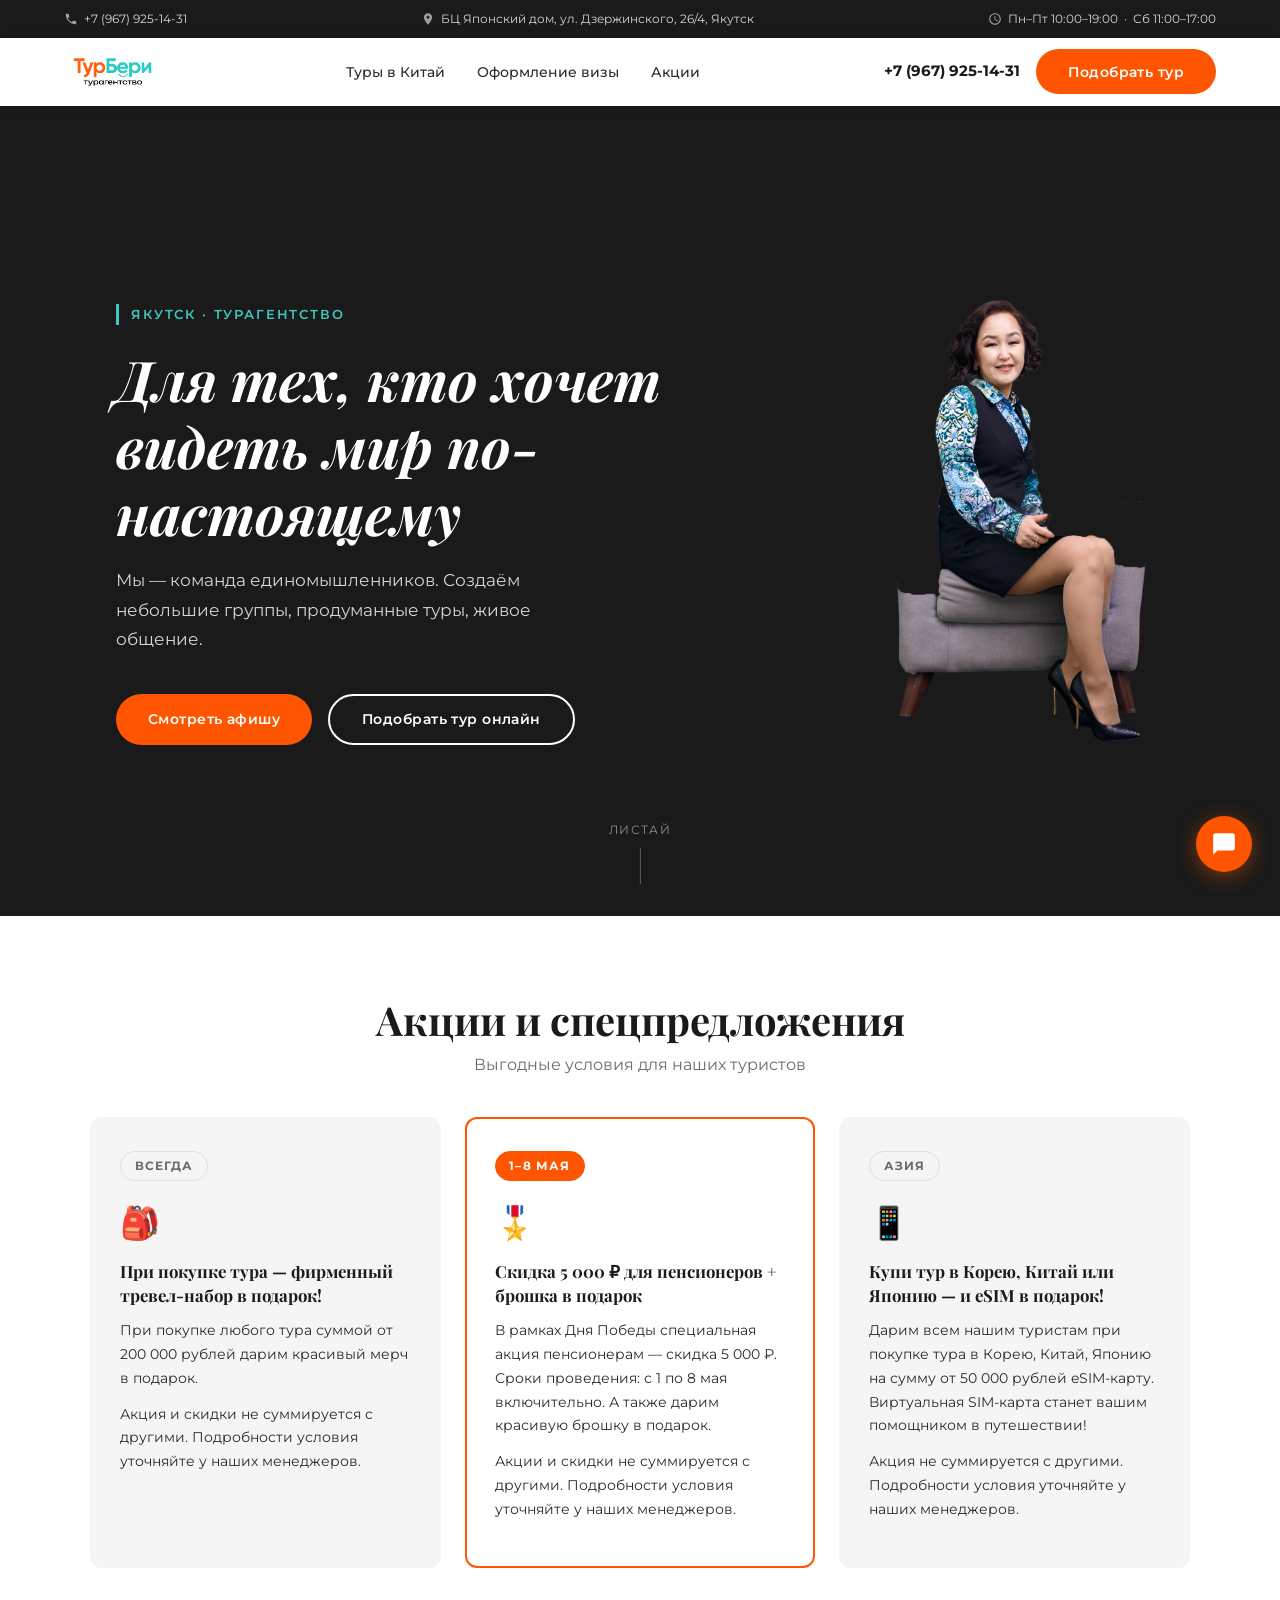
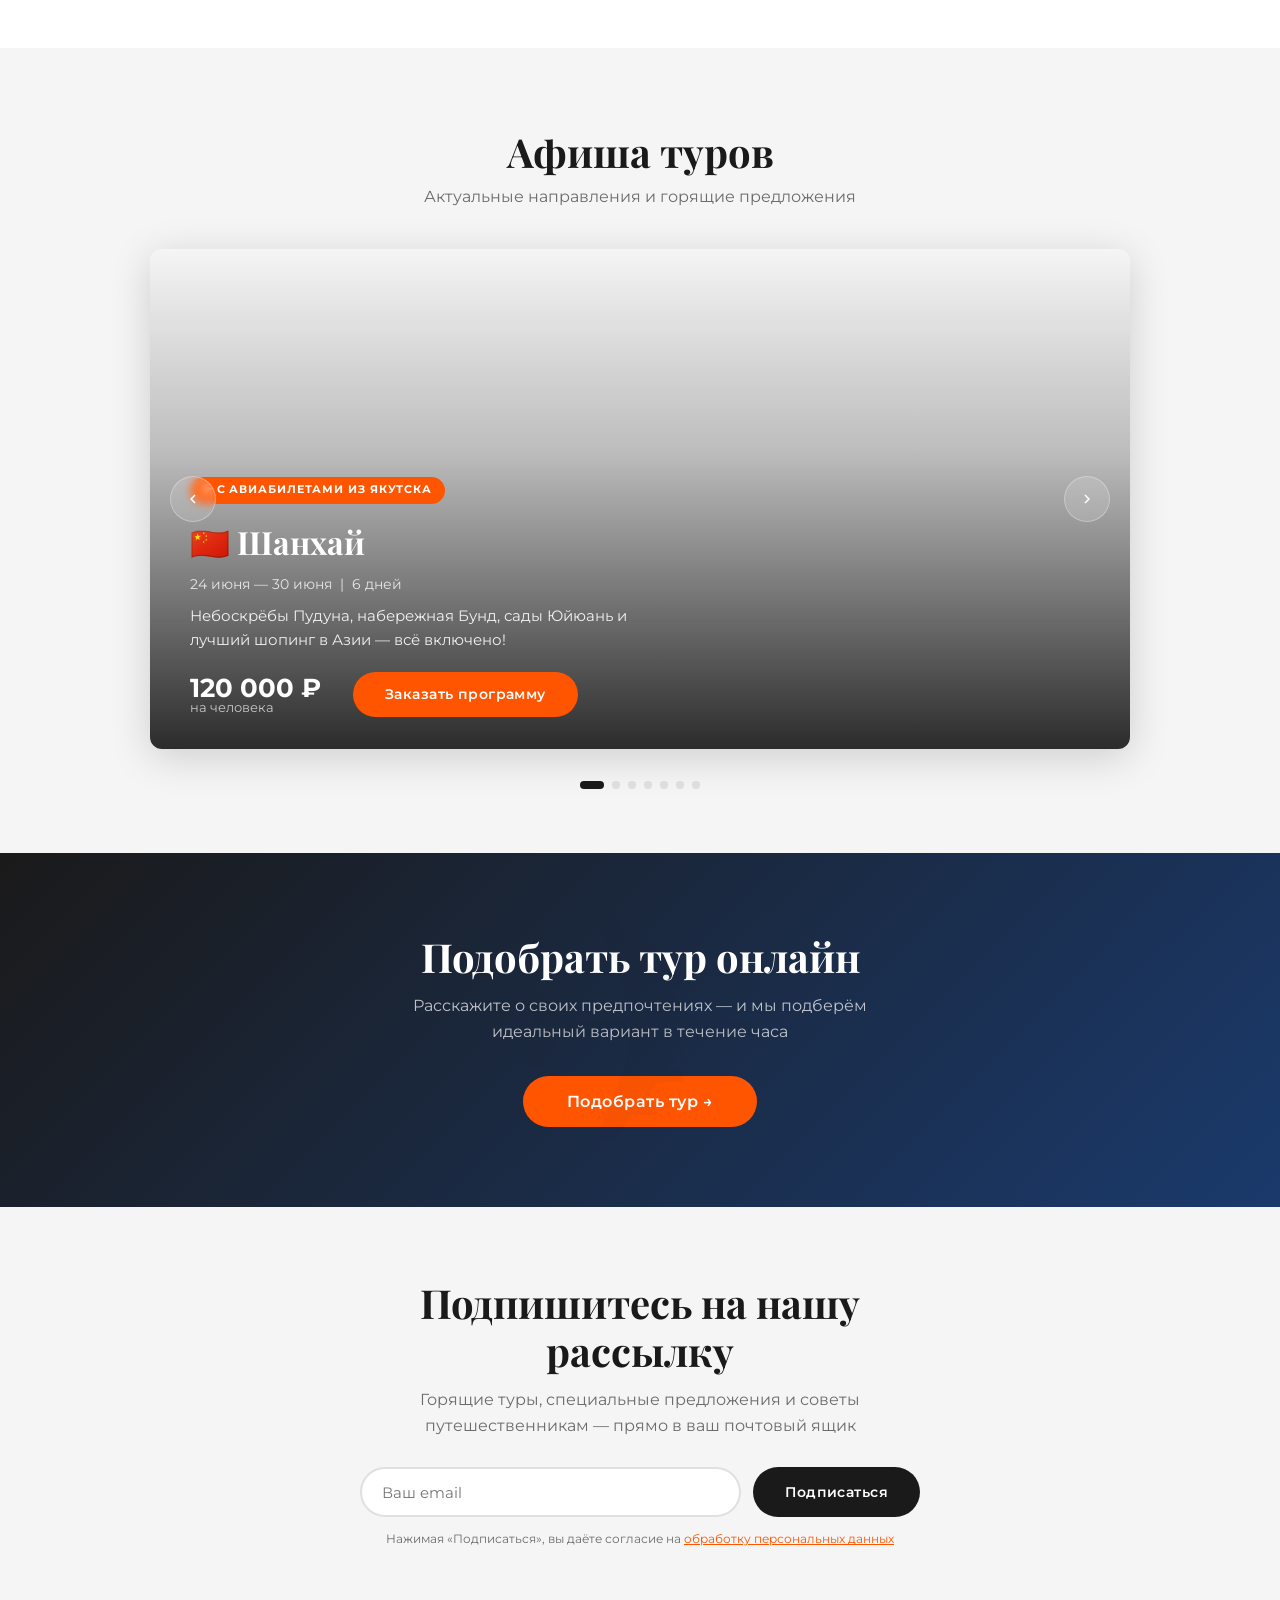
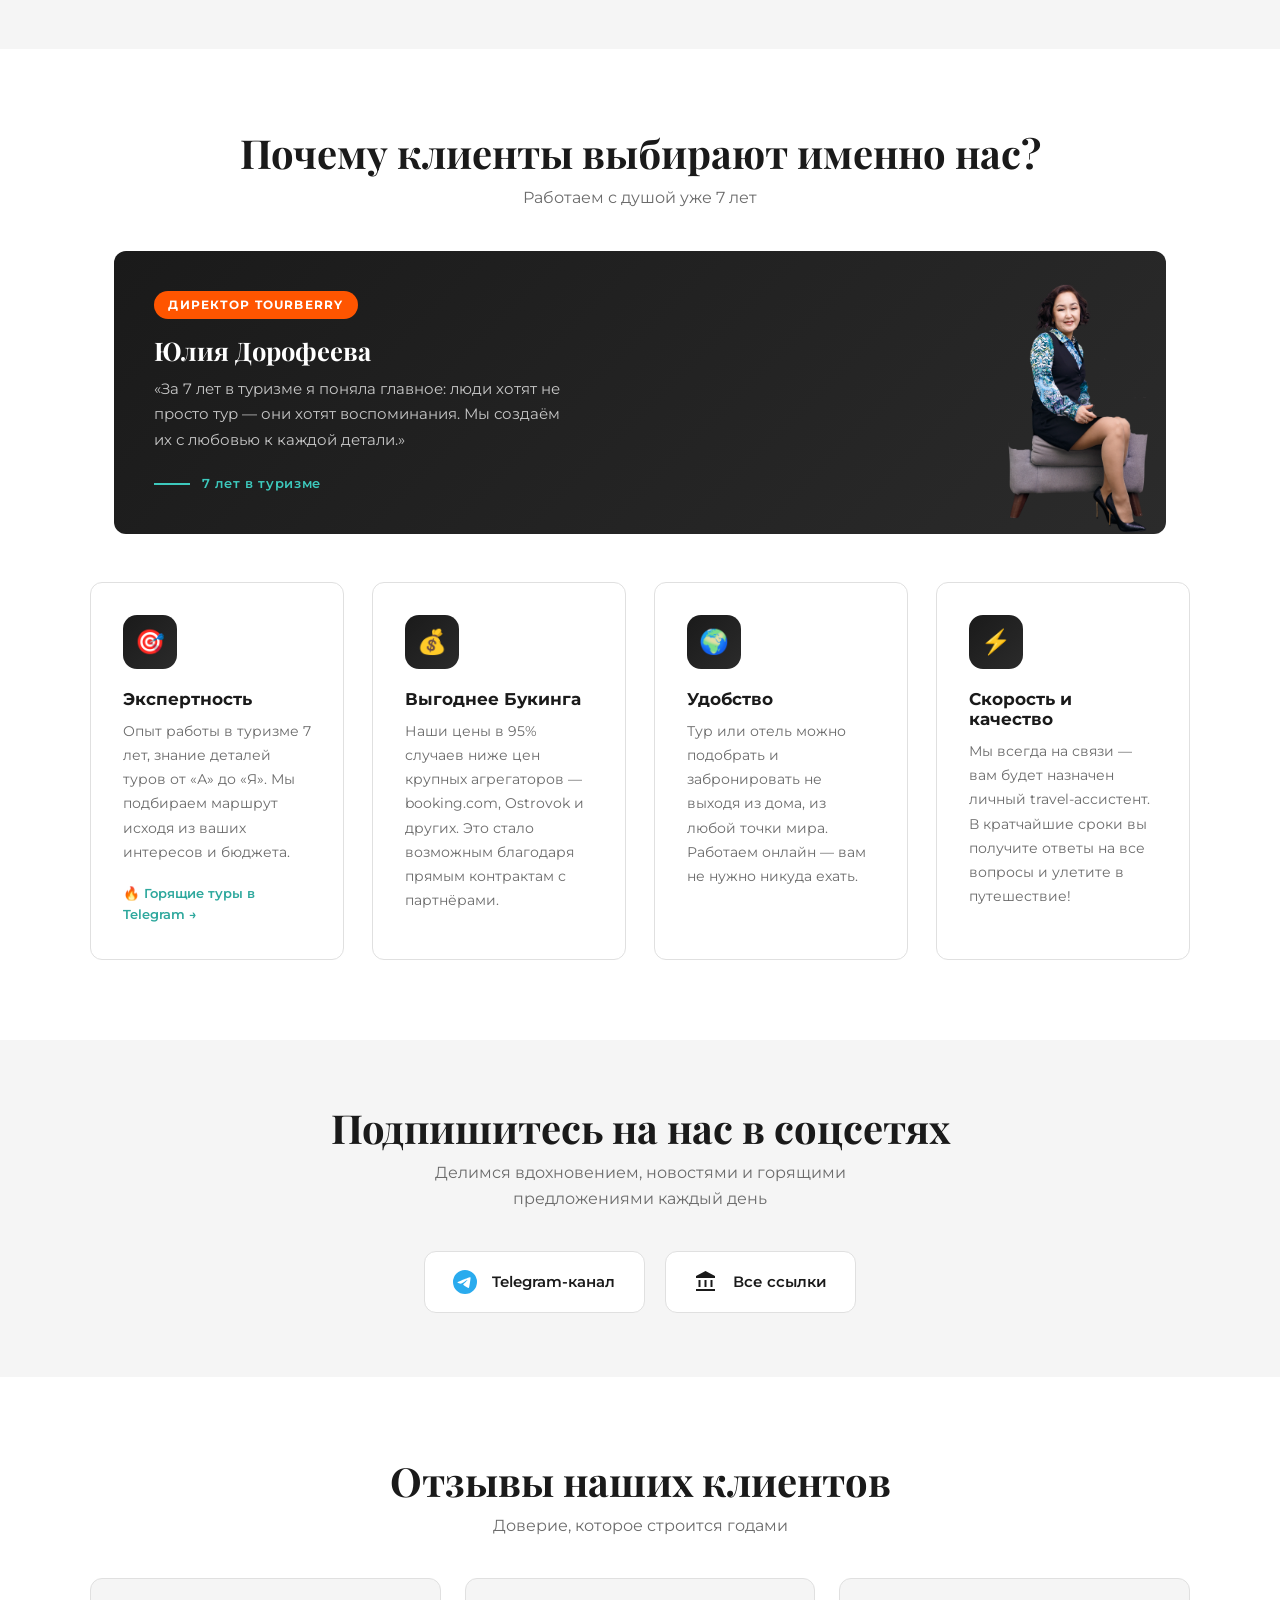
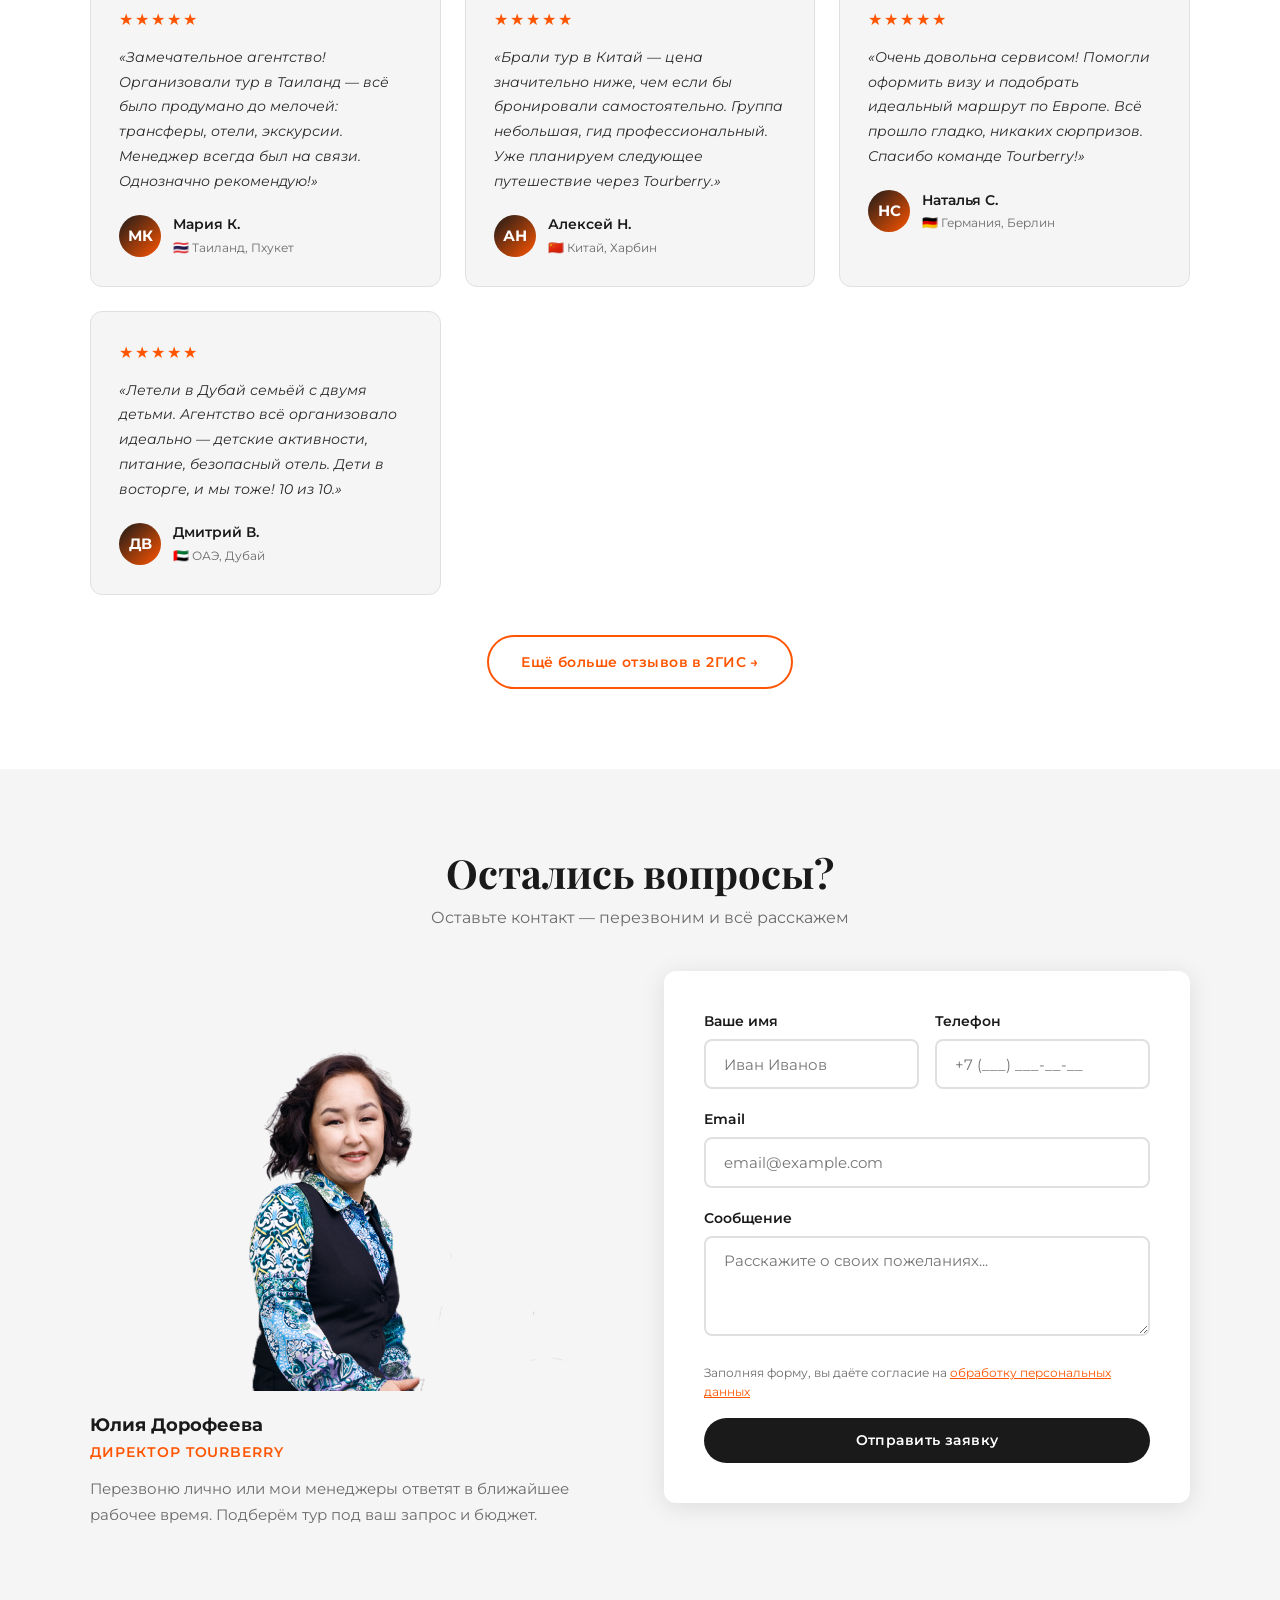
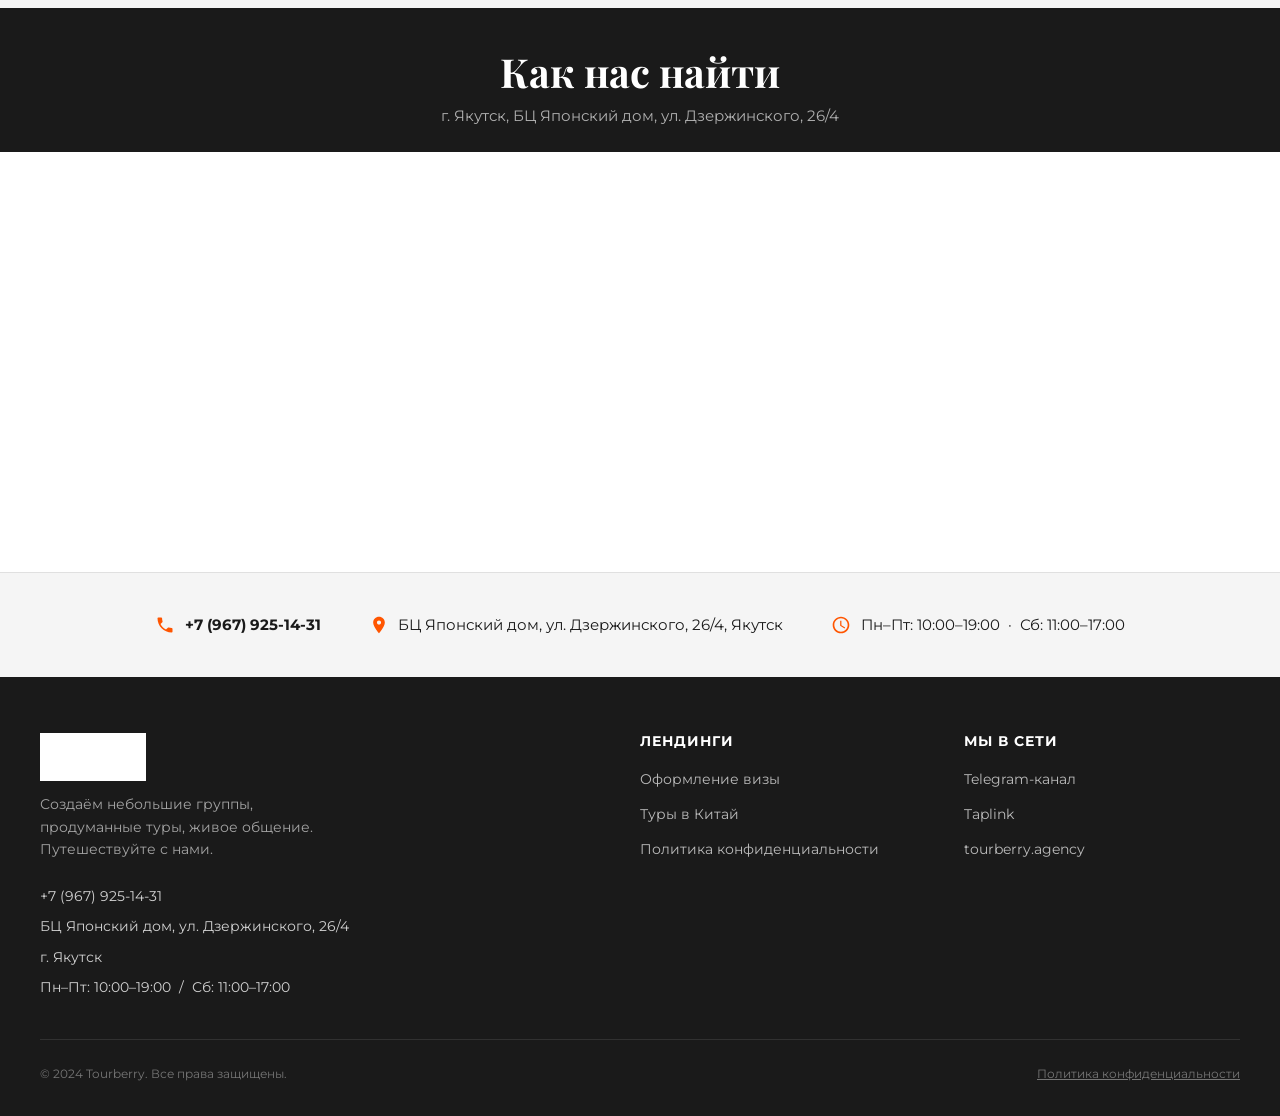
<file: index.html>
<!DOCTYPE html>
<html lang="ru">
<head>
    <meta charset="UTF-8">
    <meta name="viewport" content="width=device-width, initial-scale=1.0">
    <title>Tourberry — Турагентство в Якутске</title>
    <meta name="description" content="Tourberry — турагентство в Якутске. Авторские туры, горящие предложения, личный travel-ассистент. Цены ниже Booking.com.">
    <meta name="keywords" content="турагентство Якутск, туры из Якутска, купить тур Якутск, горящие туры, Tourberry">
    <link rel="apple-touch-icon" sizes="180x180" href="favicon_io/apple-touch-icon.png">
    <link rel="icon" type="image/png" sizes="32x32" href="favicon_io/favicon-32x32.png">
    <link rel="icon" type="image/png" sizes="16x16" href="favicon_io/favicon-16x16.png">
    <link rel="manifest" href="favicon_io/site.webmanifest">
    <link rel="shortcut icon" href="favicon_io/favicon.ico">
    <!-- Yandex.Metrika counter -->
    <script type="text/javascript">
        (function(m,e,t,r,i,k,a){
            m[i]=m[i]||function(){(m[i].a=m[i].a||[]).push(arguments)};
            m[i].l=1*new Date();
            for (var j = 0; j < document.scripts.length; j++) {if (document.scripts[j].src === r) { return; }}
            k=e.createElement(t),a=e.getElementsByTagName(t)[0],k.async=1,k.src=r,a.parentNode.insertBefore(k,a)
        })(window, document,'script','https://mc.yandex.ru/metrika/tag.js?id=109028532', 'ym');

        ym(109028532, 'init', {ssr:true, webvisor:true, clickmap:true, ecommerce:"dataLayer", referrer: document.referrer, url: location.href, accurateTrackBounce:true, trackLinks:true});
    </script>
    <!-- /Yandex.Metrika counter -->
    <script src="tg.js"></script>
    <link rel="preconnect" href="https://fonts.googleapis.com">
    <link rel="preconnect" href="https://fonts.gstatic.com" crossorigin>
    <link href="https://fonts.googleapis.com/css2?family=Montserrat:ital,wght@0,300;0,400;0,500;0,600;0,700;0,800;1,400&family=Playfair+Display:ital,wght@0,400;0,600;0,700;1,400&display=swap" rel="stylesheet">
    <link rel="stylesheet" href="style.css">
    <style>
        /* ===== HERO ===== */
        #hero {
            position: relative;
            min-height: 90vh;
            display: flex;
            align-items: center;
            overflow: hidden;
            background: var(--navy);
        }
        .hero-bg {
            position: absolute;
            inset: 0;
            background-image: url('https://images.unsplash.com/photo-1476514525535-07fb3b4ae5f1?w=1920&q=80');
            background-size: cover;
            background-position: center;
            opacity: .38;
        }
        .hero-overlay {
            position: absolute;
            inset: 0;
            background: linear-gradient(135deg, rgba(26,26,26,.88) 0%, rgba(26,26,26,.35) 100%);
        }
        .hero-content {
            position: relative;
            z-index: 2;
            max-width: 1200px;
            margin: 0 auto;
            padding: 5rem 1.5rem 7rem;
            display: flex;
            align-items: flex-end;
            gap: 3rem;
        }
        .hero-text { flex: 1; min-width: 0; }
        .hero-photo {
            flex-shrink: 0;
            width: 320px;
            align-self: flex-end;
        }
        .hero-photo img {
            width: 100%;
            height: 500px;
            object-fit: cover;
            object-position: top center;
            border-radius: 16px 16px 0 0;
            display: block;
        }
        @media (max-width: 900px) {
            .hero-photo { width: 260px; }
            .hero-photo img { height: 400px; }
        }
        @media (max-width: 768px) {
            .hero-content { flex-direction: column-reverse; align-items: stretch; gap: 2rem; padding-bottom: 5rem; }
            .hero-photo { width: 100%; }
            .hero-photo img { height: 320px; border-radius: 12px; object-position: top center; }
        }
        .hero-eyebrow {
            display: inline-block;
            color: var(--gold-light);
            font-size: .82rem;
            font-weight: 600;
            letter-spacing: .14em;
            text-transform: uppercase;
            margin-bottom: 1.25rem;
            border-left: 3px solid var(--gold-light);
            padding-left: .75rem;
        }
        .hero-title { color: #fff; max-width: 680px; margin-bottom: 1.25rem; font-style: italic; }
        .hero-subtitle {
            color: rgba(255,255,255,.82);
            font-size: 1.05rem;
            max-width: 500px;
            margin-bottom: 2.5rem;
            font-weight: 400;
            line-height: 1.75;
        }
        .hero-btns { display: flex; flex-wrap: wrap; gap: 1rem; }
        .hero-scroll {
            position: absolute;
            bottom: 2rem;
            left: 50%;
            transform: translateX(-50%);
            color: rgba(255,255,255,.5);
            font-size: .72rem;
            letter-spacing: .12em;
            text-transform: uppercase;
            display: flex;
            flex-direction: column;
            align-items: center;
            gap: .5rem;
            z-index: 2;
            cursor: pointer;
        }
        .hero-scroll::after {
            content: '';
            width: 1px;
            height: 36px;
            background: rgba(255,255,255,.3);
            animation: scrollAnim 2s ease infinite;
        }
        @keyframes scrollAnim {
            0%   { transform: scaleY(0); transform-origin: top; }
            49%  { transform: scaleY(1); transform-origin: top; }
            50%  { transform: scaleY(1); transform-origin: bottom; }
            100% { transform: scaleY(0); transform-origin: bottom; }
        }

        /* ===== PROMO ===== */
        #promo { padding: 5rem 1.5rem; background: #fff; }
        .promo-grid {
            max-width: 1100px;
            margin: 0 auto;
            display: grid;
            grid-template-columns: repeat(3, 1fr);
            gap: 1.5rem;
        }
        .promo-card {
            background: var(--off-white);
            border-radius: var(--radius);
            padding: 2rem 1.75rem;
            position: relative;
            border: 2px solid transparent;
            transition: box-shadow .25s, transform .25s;
        }
        .promo-card:hover { box-shadow: var(--shadow-lg); transform: translateY(-4px); }
        .promo-card.promo-urgent {
            border-color: var(--orange);
            background: #fff;
        }
        .promo-badge {
            display: inline-block;
            font-size: .72rem;
            font-weight: 700;
            letter-spacing: .1em;
            text-transform: uppercase;
            padding: .3rem .85rem;
            border-radius: 50px;
            margin-bottom: 1rem;
            background: var(--off-white);
            color: var(--muted);
            border: 1px solid var(--border);
        }
        .promo-urgent .promo-badge {
            background: var(--orange);
            color: #fff;
            border-color: var(--orange);
        }
        .promo-icon { font-size: 2rem; margin-bottom: .75rem; }
        .promo-card h3 { font-size: 1.05rem; color: var(--navy); margin-bottom: .75rem; line-height: 1.4; }
        .promo-card p { font-size: .9rem; color: var(--text); line-height: 1.65; margin-bottom: .75rem; }
        .promo-fine { font-size: .75rem; color: var(--muted); line-height: 1.5; }
        @media (max-width: 768px) {
            .promo-grid { grid-template-columns: 1fr; }
        }
        @media (min-width: 769px) and (max-width: 960px) {
            .promo-grid { grid-template-columns: 1fr 1fr; }
        }

        /* ===== SLIDER ===== */
        #tours { padding: 5rem 0 4rem; background: var(--off-white); }
        .slider-container { max-width: 1200px; margin: 0 auto; padding: 0 1.5rem; }
        .slider-wrapper {
            position: relative;
            overflow: hidden;
            border-radius: var(--radius);
            box-shadow: var(--shadow-lg);
            max-width: 980px;
            margin: 0 auto 2rem;
        }
        .slides { display: flex; transition: transform .6s cubic-bezier(.25,.46,.45,.94); will-change: transform; }
        .slide { min-width: 100%; position: relative; height: 500px; overflow: hidden; }
        .slide-img {
            position: absolute;
            inset: 0;
            background-size: cover;
            background-position: center;
            transition: transform 8s ease;
        }
        .slider-wrapper:hover .slide-img { transform: scale(1.03); }
        .slide-overlay {
            position: absolute;
            inset: 0;
            background: linear-gradient(to top, rgba(26,26,26,.92) 0%, rgba(26,26,26,.25) 60%, transparent 100%);
        }
        .slide-content { position: absolute; bottom: 0; left: 0; right: 0; padding: 2rem 2.5rem; color: #fff; }
        .slide-tag {
            display: inline-block;
            background: var(--orange);
            color: #fff;
            font-size: .7rem;
            font-weight: 700;
            letter-spacing: .08em;
            text-transform: uppercase;
            padding: .28rem .8rem;
            border-radius: 50px;
            margin-bottom: .8rem;
        }
        .slide-destination { font-size: 2rem; font-family: 'Playfair Display', serif; font-weight: 700; margin-bottom: .35rem; }
        .slide-meta { font-size: .86rem; opacity: .8; margin-bottom: .55rem; }
        .slide-desc { font-size: .95rem; opacity: .9; margin-bottom: 1.2rem; max-width: 460px; line-height: 1.6; }
        .slide-footer { display: flex; align-items: center; gap: 2rem; flex-wrap: wrap; }
        .slide-price { font-size: 1.6rem; font-weight: 700; line-height: 1; }
        .slide-price span { font-size: .82rem; font-weight: 400; opacity: .7; display: block; }
        .slider-prev, .slider-next {
            position: absolute;
            top: 50%;
            transform: translateY(-50%);
            width: 46px; height: 46px;
            border-radius: 50%;
            background: rgba(255,255,255,.15);
            border: 1px solid rgba(255,255,255,.3);
            color: #fff;
            display: flex;
            align-items: center;
            justify-content: center;
            cursor: pointer;
            z-index: 10;
            transition: background .2s;
            backdrop-filter: blur(4px);
        }
        .slider-prev:hover, .slider-next:hover { background: rgba(255,255,255,.3); }
        .slider-prev { left: 1.25rem; }
        .slider-next { right: 1.25rem; }
        .slider-dots { display: flex; justify-content: center; gap: .5rem; }
        .dot {
            width: 8px; height: 8px;
            border-radius: 50%;
            background: var(--border);
            cursor: pointer;
            transition: all .3s;
            border: none;
        }
        .dot.active { background: var(--navy); width: 24px; border-radius: 4px; }

        /* ===== FIND TOUR CTA ===== */
        #find-tour {
            background: linear-gradient(135deg, var(--navy) 0%, #1a3a6c 100%);
            padding: 5rem 1.5rem;
            text-align: center;
            position: relative;
            overflow: hidden;
        }
        #find-tour::before {
            content: '✈';
            position: absolute;
            font-size: 20rem;
            opacity: .03;
            top: 50%;
            left: 50%;
            transform: translate(-50%, -50%);
            pointer-events: none;
        }
        #find-tour h2 { color: #fff; margin-bottom: .75rem; }
        #find-tour p { color: rgba(255,255,255,.72); font-size: 1rem; margin-bottom: 2rem; max-width: 460px; margin-left: auto; margin-right: auto; }

        /* ===== NEWSLETTER ===== */
        #newsletter { padding: 4.5rem 1.5rem; background: var(--off-white); }
        .newsletter-inner { max-width: 560px; margin: 0 auto; text-align: center; }
        .newsletter-inner h2 { color: var(--navy); margin-bottom: .75rem; }
        .newsletter-inner > p { color: var(--muted); margin-bottom: 1.8rem; }
        .newsletter-form { display: flex; gap: .75rem; flex-wrap: wrap; }
        .newsletter-form input {
            flex: 1;
            min-width: 200px;
            padding: .85rem 1.25rem;
            border: 2px solid var(--border);
            border-radius: 50px;
            font-family: inherit;
            font-size: .95rem;
            outline: none;
            transition: border-color .2s;
            background: #fff;
        }
        .newsletter-form input:focus { border-color: var(--navy); }

        /* ===== WHY US ===== */
        #why-us { padding: 5rem 1.5rem; background: #fff; }
        .why-grid {
            max-width: 1100px;
            margin: 0 auto;
            display: grid;
            grid-template-columns: repeat(auto-fit, minmax(240px, 1fr));
            gap: 1.75rem;
        }
        .why-card {
            padding: 2rem;
            border-radius: var(--radius);
            border: 1px solid var(--border);
            transition: box-shadow .3s, transform .3s;
        }
        .why-card:hover { box-shadow: var(--shadow-lg); transform: translateY(-4px); }
        .why-icon {
            width: 54px; height: 54px;
            border-radius: 14px;
            background: linear-gradient(135deg, var(--navy), var(--navy-mid));
            display: flex;
            align-items: center;
            justify-content: center;
            margin-bottom: 1.25rem;
            font-size: 1.5rem;
        }
        .why-card h3 {
            color: var(--navy);
            margin-bottom: .6rem;
            font-family: 'Montserrat', sans-serif;
            font-size: 1.05rem;
            font-weight: 700;
        }
        .why-card p { color: var(--muted); font-size: .9rem; line-height: 1.68; }
        .why-cta { margin-top: 1rem; }
        .why-cta a {
            display: inline-flex;
            align-items: center;
            gap: .4rem;
            color: var(--teal-dark);
            font-size: .84rem;
            font-weight: 600;
            border-bottom: 1px solid transparent;
            transition: border-color .2s;
        }
        .why-cta a:hover { border-color: var(--teal-dark); }

        /* ===== SOCIAL ===== */
        #social { background: var(--off-white); padding: 4rem 1.5rem; text-align: center; }
        .social-cards { display: flex; gap: 1.25rem; justify-content: center; flex-wrap: wrap; margin-top: 2rem; }
        .social-card {
            display: flex;
            align-items: center;
            gap: .9rem;
            padding: 1.1rem 1.8rem;
            border-radius: var(--radius);
            border: 1px solid var(--border);
            background: #fff;
            transition: all .25s;
            font-weight: 600;
            color: var(--navy);
            font-size: .95rem;
        }
        .social-card:hover { box-shadow: var(--shadow); transform: translateY(-2px); }
        .social-card svg { width: 24px; height: 24px; flex-shrink: 0; }
        .social-card.instagram svg { fill: #c13584; }
        .social-card.telegram svg { fill: #2aabee; }

        /* ===== REVIEWS ===== */
        #reviews { padding: 5rem 1.5rem; background: #fff; }
        .reviews-grid {
            max-width: 1100px;
            margin: 0 auto 2.5rem;
            display: grid;
            grid-template-columns: repeat(auto-fit, minmax(260px, 1fr));
            gap: 1.5rem;
        }
        .review-card {
            padding: 1.75rem;
            border-radius: var(--radius);
            border: 1px solid var(--border);
            background: var(--off-white);
            transition: box-shadow .3s;
        }
        .review-card:hover { box-shadow: var(--shadow); }
        .review-stars { color: var(--gold-btn); font-size: 1rem; margin-bottom: .75rem; letter-spacing: 2px; }
        .review-text { color: var(--text); font-size: .9rem; line-height: 1.72; margin-bottom: 1.25rem; font-style: italic; }
        .review-author { display: flex; align-items: center; gap: .75rem; }
        .review-avatar {
            width: 42px; height: 42px;
            border-radius: 50%;
            background: linear-gradient(135deg, var(--navy), var(--gold-btn));
            display: flex;
            align-items: center;
            justify-content: center;
            color: #fff;
            font-weight: 700;
            font-size: .95rem;
            flex-shrink: 0;
        }
        .review-name { font-weight: 600; font-size: .9rem; color: var(--navy); }
        .review-dest { font-size: .78rem; color: var(--muted); margin-top: .1rem; }
        .reviews-more { text-align: center; }

        /* ===== CONTACT ===== */
        #contact { padding: 5rem 1.5rem; background: var(--off-white); }
        .contact-inner { max-width: 1100px; margin: 0 auto; }
        .contact-layout {
            display: grid;
            grid-template-columns: 1fr 1fr;
            gap: 3rem;
            align-items: start;
            margin-top: 2.5rem;
        }
        .contact-person img {
            width: 100%;
            max-height: 420px;
            object-fit: cover;
            object-position: top center;
            border-radius: var(--radius);
            display: block;
            margin-bottom: 1.25rem;
        }
        .contact-person-info strong {
            display: block;
            font-size: 1.1rem;
            font-weight: 700;
            color: var(--navy);
            margin-bottom: .2rem;
        }
        .contact-person-info span {
            display: block;
            font-size: .85rem;
            color: var(--orange);
            font-weight: 600;
            text-transform: uppercase;
            letter-spacing: .07em;
            margin-bottom: .75rem;
        }
        .contact-person-info p { color: var(--muted); font-size: .95rem; line-height: 1.7; }
        .contact-form {
            background: #fff;
            padding: 2.5rem;
            border-radius: var(--radius);
            box-shadow: var(--shadow);
        }
        @media (max-width: 768px) {
            .contact-layout { grid-template-columns: 1fr; gap: 2rem; }
            .contact-person img { max-height: 280px; }
        }

        /* ===== MAP ===== */
        #map { height: 420px; }
        #map iframe { width: 100%; height: 100%; display: block; border: 0; }

        /* ===== CONTACT BAR ===== */
        .contact-bar {
            background: var(--off-white);
            border-top: 1px solid var(--border);
            padding: 2.5rem 1.5rem;
        }
        .contact-bar-inner {
            max-width: 1200px;
            margin: 0 auto;
            display: flex;
            flex-wrap: wrap;
            gap: 1.5rem 3rem;
            align-items: center;
            justify-content: center;
        }
        .contact-bar-item {
            display: flex;
            align-items: center;
            gap: .6rem;
            font-size: .95rem;
            color: var(--navy);
        }
        .contact-bar-item svg { width: 20px; height: 20px; color: var(--gold-btn); flex-shrink: 0; }
        .contact-bar-item strong { font-weight: 700; }

        @media (max-width: 768px) {
            .slide { height: 400px; }
            .slide-destination { font-size: 1.5rem; }
            .slide-content { padding: 1.5rem; }
            #hero { min-height: 80vh; }
            .hero-content { padding: 4rem 1.5rem 6rem; }
        }

        /* ===== QUIZ ===== */
        .quiz-progress { height: 4px; background: var(--border); border-radius: 2px; margin-bottom: .75rem; overflow: hidden; }
        .quiz-progress-bar { height: 100%; background: var(--orange); border-radius: 2px; transition: width .35s ease; width: 20%; }
        .quiz-step-label { font-size: .8rem; color: var(--muted); margin-bottom: 1.5rem; }
        .quiz-title { color: var(--navy); margin-bottom: .5rem; font-size: 1.35rem; }
        .quiz-subtitle { color: var(--muted); font-size: .9rem; margin-bottom: 1.25rem; line-height: 1.6; }
        .quiz-options { display: flex; flex-wrap: wrap; gap: .6rem; margin-bottom: 1.5rem; }
        .quiz-option {
            padding: .6rem 1.1rem;
            border: 2px solid var(--border);
            border-radius: 8px;
            font-family: inherit;
            font-size: .9rem;
            font-weight: 500;
            color: var(--text);
            background: #fff;
            cursor: pointer;
            transition: all .2s;
        }
        .quiz-option:hover { border-color: var(--orange); color: var(--orange); }
        .quiz-option.selected { border-color: var(--orange); background: var(--orange); color: #fff; }
        .quiz-nav { display: flex; justify-content: space-between; margin-top: 1rem; gap: 1rem; }
        .quiz-nav .btn { min-width: 120px; }
        .quiz-nav .btn-back { border: 2px solid var(--border); color: var(--muted); }
        .quiz-nav .btn-back:hover { border-color: var(--navy); color: var(--navy); }
    </style>
</head>
<body>
    <noscript><div><img src="https://mc.yandex.ru/watch/109028532" style="position:absolute; left:-9999px;" alt="" /></div></noscript>

<!-- ===== TOP BAR ===== -->
<div class="top-bar">
    <div class="top-bar-inner">
        <div class="top-bar-group">
            <svg viewBox="0 0 24 24" fill="currentColor"><path d="M6.62 10.79c1.44 2.83 3.76 5.14 6.59 6.59l2.2-2.2c.27-.27.67-.36 1.02-.24 1.12.37 2.33.57 3.57.57.55 0 1 .45 1 1V20c0 .55-.45 1-1 1-9.39 0-17-7.61-17-17 0-.55.45-1 1-1h3.5c.55 0 1 .45 1 1 0 1.25.2 2.45.57 3.57.11.35.03.74-.25 1.02l-2.2 2.2z"/></svg>
            <a href="tel:+79679251431">+7 (967) 925-14-31</a>
        </div>
        <div class="top-bar-group">
            <svg viewBox="0 0 24 24" fill="currentColor"><path d="M12 2C8.13 2 5 5.13 5 9c0 5.25 7 13 7 13s7-7.75 7-13c0-3.87-3.13-7-7-7zm0 9.5c-1.38 0-2.5-1.12-2.5-2.5s1.12-2.5 2.5-2.5 2.5 1.12 2.5 2.5-1.12 2.5-2.5 2.5z"/></svg>
            <span>БЦ Японский дом, ул. Дзержинского, 26/4, Якутск</span>
        </div>
        <div class="top-bar-group">
            <svg viewBox="0 0 24 24" fill="currentColor"><path d="M11.99 2C6.47 2 2 6.48 2 12s4.47 10 9.99 10C17.52 22 22 17.52 22 12S17.52 2 11.99 2zM12 20c-4.42 0-8-3.58-8-8s3.58-8 8-8 8 3.58 8 8-3.58 8-8 8zm.5-13H11v6l5.25 3.15.75-1.23-4.5-2.67V7z"/></svg>
            <span>Пн–Пт 10:00–19:00 &nbsp;·&nbsp; Сб 11:00–17:00</span>
        </div>
    </div>
</div>

<!-- ===== NAVBAR ===== -->
<nav class="navbar">
    <div class="nav-inner">
        <a href="index.html" class="nav-logo">
            <img src="logo.png" alt="TourBerry — турагентство" style="height:44px;width:auto;">
        </a>
        <ul class="nav-links">
            <li><a href="china.html">Туры в Китай</a></li>
            <li><a href="visa.html">Оформление визы</a></li>
            <li><a href="#promo">Акции</a></li>
        </ul>
        <div class="nav-cta">
            <a href="tel:+79679251431" class="nav-phone">+7 (967) 925-14-31</a>
            <button class="btn btn-primary" onclick="openModal('quiz-modal')">Подобрать тур</button>
        </div>
        <button class="hamburger" onclick="document.querySelector('.mobile-nav').classList.add('open')" aria-label="Меню">
            <span></span><span></span><span></span>
        </button>
    </div>
</nav>

<!-- ===== MOBILE NAV ===== -->
<div class="mobile-nav">
    <button class="close-btn" onclick="this.closest('.mobile-nav').classList.remove('open')" aria-label="Закрыть">✕</button>
    <a href="china.html" onclick="this.closest('.mobile-nav').classList.remove('open')">Туры в Китай</a>
    <a href="visa.html" onclick="this.closest('.mobile-nav').classList.remove('open')">Оформление визы</a>
    <a href="#promo" onclick="this.closest('.mobile-nav').classList.remove('open')">Акции</a>
    <a href="tel:+79679251431" class="btn btn-primary">Позвонить</a>
</div>

<!-- ===== HERO ===== -->
<section id="hero">
    <div class="hero-bg"></div>
    <div class="hero-overlay"></div>
    <div class="hero-content">
        <div class="hero-text">
            <div class="hero-eyebrow">Якутск · Турагентство</div>
            <h1 class="hero-title">Для тех, кто хочет видеть мир по-настоящему</h1>
            <p class="hero-subtitle">Мы — команда единомышленников. Создаём небольшие группы, продуманные туры, живое общение.</p>
            <div class="hero-btns">
                <a href="#tours" class="btn btn-primary">Смотреть афишу</a>
                <button class="btn btn-outline" onclick="openModal('quiz-modal')">Подобрать тур онлайн</button>
            </div>
        </div>
        <div class="hero-photo">
            <img src="julia-dorofeeva.png" alt="Юлия Дорофеева — директор Tourberry" loading="eager">
        </div>
    </div>
    <div class="hero-scroll" onclick="document.getElementById('tours').scrollIntoView({behavior:'smooth'})">Листай</div>
</section>

<!-- ===== PROMO ===== -->
<section id="promo">
    <div class="section-title">
        <h2>Акции и спецпредложения</h2>
        <p>Выгодные условия для наших туристов</p>
    </div>
    <div class="promo-grid">

        <!-- Карточка 1: Мерч -->
        <div class="promo-card">
            <div class="promo-badge">Всегда</div>
            <div class="promo-icon">🎒</div>
            <h3>При покупке тура — фирменный тревел-набор в подарок!</h3>
            <p>При покупке любого тура суммой от 200 000 рублей дарим красивый мерч в подарок.</p>
            <p class="promo-fine">Акция и скидки не суммируется с другими. Подробности условия уточняйте у наших менеджеров.</p>
        </div>

        <!-- Карточка 2: Пенсионеры (срочная) -->
        <div class="promo-card promo-urgent">
            <div class="promo-badge">1–8 мая</div>
            <div class="promo-icon">🎖️</div>
            <h3>Скидка 5 000 ₽ для пенсионеров + брошка в подарок</h3>
            <p>В рамках Дня Победы специальная акция пенсионерам — скидка 5 000 ₽. Сроки проведения: с 1 по 8 мая включительно. А также дарим красивую брошку в подарок.</p>
            <p class="promo-fine">Акции и скидки не суммируется с другими. Подробности условия уточняйте у наших менеджеров.</p>
        </div>

        <!-- Карточка 3: eSIM -->
        <div class="promo-card">
            <div class="promo-badge">Азия</div>
            <div class="promo-icon">📱</div>
            <h3>Купи тур в Корею, Китай или Японию — и eSIM в подарок!</h3>
            <p>Дарим всем нашим туристам при покупке тура в Корею, Китай, Японию на сумму от 50 000 рублей eSIM-карту. Виртуальная SIM-карта станет вашим помощником в путешествии!</p>
            <p class="promo-fine">Акция не суммируется с другими. Подробности условия уточняйте у наших менеджеров.</p>
        </div>

    </div>
</section>

<!-- ===== TOURS SLIDER ===== -->
<section id="tours">
    <div class="slider-container">
        <div class="section-title">
            <h2>Афиша туров</h2>
            <p>Актуальные направления и горящие предложения</p>
        </div>
        <div class="slider-wrapper">
            <div class="slides" id="slides">

                <!-- Шанхай -->
                <div class="slide">
                    <div class="slide-img" style="background-image:url('https://images.unsplash.com/photo-1548919973-5cef591cdbc9?w=1200&q=80')"></div>
                    <div class="slide-overlay"></div>
                    <div class="slide-content">
                        <span class="slide-tag" style="background:#ff5500;">✈ С авиабилетами из Якутска</span>
                        <div class="slide-destination">🇨🇳 Шанхай</div>
                        <div class="slide-meta">24 июня — 30 июня &nbsp;|&nbsp; 6 дней</div>
                        <div class="slide-desc">Небоскрёбы Пудуна, набережная Бунд, сады Юйюань и лучший шопинг в Азии — всё включено!</div>
                        <div class="slide-footer">
                            <div class="slide-price">120 000 ₽ <span>на человека</span></div>
                            <button class="btn btn-primary" onclick="openOrderModal('🇨🇳 Шанхай — 24–30 июня (с авиабилетами из Якутска)')">Заказать программу</button>
                        </div>
                    </div>
                </div>

                <!-- Хуньчунь -->
                <div class="slide">
                    <div class="slide-img" style="background-image:url('https://images.unsplash.com/photo-1508804185872-d7badad00f7d?w=1200&q=80')"></div>
                    <div class="slide-overlay"></div>
                    <div class="slide-content">
                        <span class="slide-tag" style="background:#3dc9bd;color:#fff;">🌿 Приграничный тур</span>
                        <div class="slide-destination">🇨🇳 Хуньчунь</div>
                        <div class="slide-meta">13 июня — 17 июня &nbsp;|&nbsp; 5 дней</div>
                        <div class="slide-desc">Шопинг, морепродукты, SPA и аутентичная китайская культура у границы — доступно и близко.</div>
                        <div class="slide-footer">
                            <div class="slide-price">44 000 ₽ <span>на человека</span></div>
                            <button class="btn btn-primary" onclick="openOrderModal('🇨🇳 Хуньчунь — 13–17 июня')">Заказать программу</button>
                        </div>
                    </div>
                </div>

                <!-- Таиланд -->
                <div class="slide">
                    <div class="slide-img" style="background-image:url('https://images.unsplash.com/photo-1528360983277-13d401cdc186?w=1200&q=80')"></div>
                    <div class="slide-overlay"></div>
                    <div class="slide-content">
                        <span class="slide-tag">🔥 Горящее</span>
                        <div class="slide-destination">🇹🇭 Таиланд</div>
                        <div class="slide-meta">Бангкок · Паттайя · Пхукет &nbsp;|&nbsp; 10 ночей</div>
                        <div class="slide-desc">Экзотика, пляжи, стритфуд и тайский массаж. Незабываемое путешествие по стране улыбок.</div>
                        <div class="slide-footer">
                            <div class="slide-price">от 89 000 ₽ <span>на человека</span></div>
                            <button class="btn btn-primary" onclick="openOrderModal('🇹🇭 Таиланд — Бангкок & Паттайя')">Заказать программу</button>
                        </div>
                    </div>
                </div>

                <!-- Китай -->
                <div class="slide">
                    <div class="slide-img" style="background-image:url('https://images.unsplash.com/photo-1508804185872-d7badad00f7d?w=1200&q=80')"></div>
                    <div class="slide-overlay"></div>
                    <div class="slide-content">
                        <span class="slide-tag">⭐ Популярное</span>
                        <div class="slide-destination">🇨🇳 Китай</div>
                        <div class="slide-meta">Харбин · Пекин · Шанхай &nbsp;|&nbsp; 7 ночей</div>
                        <div class="slide-desc">Великая стена, Запретный город, аутентичная кухня и невероятная архитектура.</div>
                        <div class="slide-footer">
                            <div class="slide-price">от 65 000 ₽ <span>на человека</span></div>
                            <button class="btn btn-primary" onclick="openOrderModal('🇨🇳 Китай — Харбин & Пекин')">Заказать программу</button>
                        </div>
                    </div>
                </div>

                <!-- ОАЭ -->
                <div class="slide">
                    <div class="slide-img" style="background-image:url('https://images.unsplash.com/photo-1512453979798-5ea266f8880c?w=1200&q=80')"></div>
                    <div class="slide-overlay"></div>
                    <div class="slide-content">
                        <span class="slide-tag">✨ Люкс</span>
                        <div class="slide-destination">🇦🇪 ОАЭ</div>
                        <div class="slide-meta">Дубай · Абу-Даби &nbsp;|&nbsp; 8 ночей</div>
                        <div class="slide-desc">Небоскрёбы, роскошные пляжи, сафари в пустыне и шопинг мирового уровня.</div>
                        <div class="slide-footer">
                            <div class="slide-price">от 95 000 ₽ <span>на человека</span></div>
                            <button class="btn btn-primary" onclick="openOrderModal('🇦🇪 ОАЭ — Дубай & Абу-Даби')">Заказать программу</button>
                        </div>
                    </div>
                </div>

                <!-- Турция -->
                <div class="slide">
                    <div class="slide-img" style="background-image:url('https://images.unsplash.com/photo-1540541338287-41700207dee6?w=1200&q=80')"></div>
                    <div class="slide-overlay"></div>
                    <div class="slide-content">
                        <span class="slide-tag">🏖 Пляжный</span>
                        <div class="slide-destination">🇹🇷 Турция</div>
                        <div class="slide-meta">Анталья · Каппадокия &nbsp;|&nbsp; 10 ночей</div>
                        <div class="slide-desc">Лазурное побережье, воздушные шары над Каппадокией и богатейшая история цивилизаций.</div>
                        <div class="slide-footer">
                            <div class="slide-price">от 75 000 ₽ <span>на человека</span></div>
                            <button class="btn btn-primary" onclick="openOrderModal('🇹🇷 Турция — Анталья & Каппадокия')">Заказать программу</button>
                        </div>
                    </div>
                </div>

                <!-- Грузия -->
                <div class="slide">
                    <div class="slide-img" style="background-image:url('https://images.unsplash.com/photo-1562715994-8fe66a6aa4c6?w=1200&q=80')"></div>
                    <div class="slide-overlay"></div>
                    <div class="slide-content">
                        <span class="slide-tag">🍷 Гастро-тур</span>
                        <div class="slide-destination">🇬🇪 Грузия</div>
                        <div class="slide-meta">Тбилиси · Батуми · Казбеги &nbsp;|&nbsp; 7 ночей</div>
                        <div class="slide-desc">Хачапури, вино, горы Кавказа и радушный грузинский характер — путешествие для гурмана.</div>
                        <div class="slide-footer">
                            <div class="slide-price">от 45 000 ₽ <span>на человека</span></div>
                            <button class="btn btn-primary" onclick="openOrderModal('🇬🇪 Грузия — Тбилиси & Батуми')">Заказать программу</button>
                        </div>
                    </div>
                </div>

            </div><!-- /slides -->

            <button class="slider-prev" onclick="sliderPrev()" aria-label="Назад">
                <svg width="18" height="18" viewBox="0 0 24 24" fill="currentColor"><path d="M15.41 7.41L14 6l-6 6 6 6 1.41-1.41L10.83 12z"/></svg>
            </button>
            <button class="slider-next" onclick="sliderNext()" aria-label="Вперёд">
                <svg width="18" height="18" viewBox="0 0 24 24" fill="currentColor"><path d="M10 6L8.59 7.41 13.17 12l-4.58 4.59L10 18l6-6z"/></svg>
            </button>
        </div><!-- /slider-wrapper -->

        <div class="slider-dots" id="dots"></div>
    </div>
</section>

<!-- ===== FIND TOUR CTA ===== -->
<section id="find-tour">
    <h2>Подобрать тур онлайн</h2>
    <p>Расскажите о своих предпочтениях — и мы подберём идеальный вариант в течение часа</p>
    <button class="btn btn-primary" onclick="openModal('quiz-modal')" style="font-size:1rem;padding:1rem 2.75rem;">
        Подобрать тур →
    </button>
</section>

<!-- ===== NEWSLETTER ===== -->
<section id="newsletter">
    <div class="newsletter-inner">
        <h2>Подпишитесь на нашу рассылку</h2>
        <p>Горящие туры, специальные предложения и советы путешественникам — прямо в ваш почтовый ящик</p>
        <form class="newsletter-form" id="newsletter-form" onsubmit="handleNewsletter(event)">
            <input type="email" placeholder="Ваш email" required autocomplete="email">
            <button type="submit" class="btn btn-navy">Подписаться</button>
        </form>
        <p class="consent-note">
            Нажимая «Подписаться», вы даёте согласие на <a href="privacy.html">обработку персональных данных</a>
        </p>
        <div class="success-msg" id="nl-success">Отлично! Вы подписались на нашу рассылку ✓</div>
    </div>
</section>

<!-- ===== WHY US ===== -->
<section id="why-us">
    <div class="section-title">
        <h2>Почему клиенты выбирают именно нас?</h2>
        <p>Работаем с душой уже 7 лет</p>
    </div>

    <!-- Director intro -->
    <div style="max-width:1100px;margin:0 auto 3rem;padding:0 1.5rem;">
        <div style="display:flex;align-items:flex-end;gap:2.5rem;background:linear-gradient(135deg,#1A1A1A 0%,#2B2B2B 100%);border-radius:var(--radius);overflow:hidden;min-height:260px;position:relative;">
            <div style="padding:2.5rem 2rem 2.5rem 2.5rem;flex:1;z-index:2;">
                <div style="display:inline-block;background:var(--orange);color:#fff;font-size:.72rem;font-weight:700;letter-spacing:.1em;text-transform:uppercase;padding:.3rem .9rem;border-radius:50px;margin-bottom:1rem;">Директор Tourberry</div>
                <h3 style="color:#fff;font-size:1.6rem;margin-bottom:.6rem;">Юлия Дорофеева</h3>
                <p style="color:rgba(255,255,255,.75);font-size:.95rem;line-height:1.7;max-width:420px;">«За 7 лет в туризме я поняла главное: люди хотят не просто тур — они хотят воспоминания. Мы создаём их с любовью к каждой детали.»</p>
                <div style="margin-top:1.25rem;display:flex;align-items:center;gap:.75rem;">
                    <div style="width:36px;height:2px;background:var(--teal);"></div>
                    <span style="color:var(--teal);font-size:.82rem;font-weight:600;letter-spacing:.05em;">7 лет в туризме</span>
                </div>
            </div>
            <div style="flex-shrink:0;align-self:flex-end;line-height:0;max-width:260px;">
                <img src="julia-dorofeeva.png" alt="Юлия Дорофеева — Директор Tourberry" style="width:100%;max-height:280px;object-fit:contain;object-position:bottom;display:block;">
            </div>
        </div>
    </div>

    <div class="why-grid">
        <div class="why-card">
            <div class="why-icon">🎯</div>
            <h3>Экспертность</h3>
            <p>Опыт работы в туризме 7 лет, знание деталей туров от «А» до «Я». Мы подбираем маршрут исходя из ваших интересов и бюджета.</p>
            <div class="why-cta">
                <a href="https://t.me/tourberry" target="_blank" rel="noopener noreferrer">
                    🔥 Горящие туры в Telegram →
                </a>
            </div>
        </div>
        <div class="why-card">
            <div class="why-icon">💰</div>
            <h3>Выгоднее Букинга</h3>
            <p>Наши цены в 95% случаев ниже цен крупных агрегаторов — booking.com, Ostrovok и других. Это стало возможным благодаря прямым контрактам с партнёрами.</p>
        </div>
        <div class="why-card">
            <div class="why-icon">🌍</div>
            <h3>Удобство</h3>
            <p>Тур или отель можно подобрать и забронировать не выходя из дома, из любой точки мира. Работаем онлайн — вам не нужно никуда ехать.</p>
        </div>
        <div class="why-card">
            <div class="why-icon">⚡</div>
            <h3>Скорость и качество</h3>
            <p>Мы всегда на связи — вам будет назначен личный travel-ассистент. В кратчайшие сроки вы получите ответы на все вопросы и улетите в путешествие!</p>
        </div>
    </div>
</section>

<!-- ===== SOCIAL MEDIA ===== -->
<section id="social">
    <div class="section-title">
        <h2>Подпишитесь на нас в соцсетях</h2>
        <p>Делимся вдохновением, новостями и горящими предложениями каждый день</p>
    </div>
    <div class="social-cards">
        <a href="https://t.me/tourberry" target="_blank" rel="noopener noreferrer" class="social-card telegram">
            <svg viewBox="0 0 24 24"><path d="M11.944 0A12 12 0 0 0 0 12a12 12 0 0 0 12 12 12 12 0 0 0 12-12A12 12 0 0 0 12 0a12 12 0 0 0-.056 0zm4.962 7.224c.1-.002.321.023.465.14a.506.506 0 0 1 .171.325c.016.093.036.306.02.472-.18 1.898-.962 6.502-1.36 8.627-.168.9-.499 1.201-.82 1.23-.696.065-1.225-.46-1.9-.902-1.056-.693-1.653-1.124-2.678-1.8-1.185-.78-.417-1.21.258-1.91.177-.184 3.247-2.977 3.307-3.23.007-.032.014-.15-.056-.212s-.174-.041-.249-.024c-.106.024-1.793 1.14-5.061 3.345-.48.33-.913.49-1.302.48-.428-.008-1.252-.241-1.865-.44-.752-.245-1.349-.374-1.297-.789.027-.216.325-.437.893-.663 3.498-1.524 5.83-2.529 6.998-3.014 3.332-1.386 4.025-1.627 4.476-1.635z"/></svg>
            <span>Telegram-канал</span>
        </a>
        <a href="https://taplink.cc/tourberry" target="_blank" rel="noopener noreferrer" class="social-card">
            <svg viewBox="0 0 24 24" fill="currentColor" width="24" height="24"><path d="M6.5 10h-2v7h2v-7zm6 0h-2v7h2v-7zm8.5 9H2v2h19v-2zm-2.5-9h-2v7h2v-7zM11.5 1L2 6v2h19V6l-9.5-5z"/></svg>
            <span>Все ссылки</span>
        </a>
    </div>
</section>

<!-- ===== REVIEWS ===== -->
<section id="reviews">
    <div class="section-title">
        <h2>Отзывы наших клиентов</h2>
        <p>Доверие, которое строится годами</p>
    </div>
    <div class="reviews-grid">
        <div class="review-card">
            <div class="review-stars">★★★★★</div>
            <p class="review-text">«Замечательное агентство! Организовали тур в Таиланд — всё было продумано до мелочей: трансферы, отели, экскурсии. Менеджер всегда был на связи. Однозначно рекомендую!»</p>
            <div class="review-author">
                <div class="review-avatar">МК</div>
                <div>
                    <div class="review-name">Мария К.</div>
                    <div class="review-dest">🇹🇭 Таиланд, Пхукет</div>
                </div>
            </div>
        </div>
        <div class="review-card">
            <div class="review-stars">★★★★★</div>
            <p class="review-text">«Брали тур в Китай — цена значительно ниже, чем если бы бронировали самостоятельно. Группа небольшая, гид профессиональный. Уже планируем следующее путешествие через Tourberry.»</p>
            <div class="review-author">
                <div class="review-avatar">АН</div>
                <div>
                    <div class="review-name">Алексей Н.</div>
                    <div class="review-dest">🇨🇳 Китай, Харбин</div>
                </div>
            </div>
        </div>
        <div class="review-card">
            <div class="review-stars">★★★★★</div>
            <p class="review-text">«Очень довольна сервисом! Помогли оформить визу и подобрать идеальный маршрут по Европе. Всё прошло гладко, никаких сюрпризов. Спасибо команде Tourberry!»</p>
            <div class="review-author">
                <div class="review-avatar">НС</div>
                <div>
                    <div class="review-name">Наталья С.</div>
                    <div class="review-dest">🇩🇪 Германия, Берлин</div>
                </div>
            </div>
        </div>
        <div class="review-card">
            <div class="review-stars">★★★★★</div>
            <p class="review-text">«Летели в Дубай семьёй с двумя детьми. Агентство всё организовало идеально — детские активности, питание, безопасный отель. Дети в восторге, и мы тоже! 10 из 10.»</p>
            <div class="review-author">
                <div class="review-avatar">ДВ</div>
                <div>
                    <div class="review-name">Дмитрий В.</div>
                    <div class="review-dest">🇦🇪 ОАЭ, Дубай</div>
                </div>
            </div>
        </div>
    </div>
    <div class="reviews-more">
        <a href="https://2gis.ru/yakutsk/search/tourberry" target="_blank" rel="noopener noreferrer" class="btn btn-gold-outline">
            Ещё больше отзывов в 2ГИС →
        </a>
    </div>
</section>

<!-- ===== CONTACT FORM ===== -->
<section id="contact">
    <div class="contact-inner">
        <div class="section-title">
            <h2>Остались вопросы?</h2>
            <p>Оставьте контакт — перезвоним и всё расскажем</p>
        </div>
        <div class="contact-layout">
            <div class="contact-person">
                <img src="julia-dorofeeva.png" alt="Юлия Дорофеева — директор Tourberry">
                <div class="contact-person-info">
                    <strong>Юлия Дорофеева</strong>
                    <span>Директор Tourberry</span>
                    <p>Перезвоню лично или мои менеджеры ответят в ближайшее рабочее время. Подберём тур под ваш запрос и бюджет.</p>
                </div>
            </div>
            <div class="contact-form">
                <form id="contact-form" onsubmit="handleContact(event)">
                    <div class="form-row">
                        <div class="form-group">
                            <label for="c-name">Ваше имя</label>
                            <input id="c-name" type="text" placeholder="Иван Иванов" required autocomplete="name">
                        </div>
                        <div class="form-group">
                            <label for="c-phone">Телефон</label>
                            <input id="c-phone" type="tel" placeholder="+7 (___) ___-__-__" required autocomplete="tel">
                        </div>
                    </div>
                    <div class="form-group">
                        <label for="c-email">Email</label>
                        <input id="c-email" type="email" placeholder="email@example.com" autocomplete="email">
                    </div>
                    <div class="form-group">
                        <label for="c-msg">Сообщение</label>
                        <textarea id="c-msg" placeholder="Расскажите о своих пожеланиях..."></textarea>
                    </div>
                    <p class="consent-note" style="margin-bottom:1rem;">
                        Заполняя форму, вы даёте согласие на <a href="privacy.html">обработку персональных данных</a>
                    </p>
                    <button type="submit" class="btn btn-navy" style="width:100%;">
                        Отправить заявку
                    </button>
                    <div class="success-msg" id="contact-success">
                        Спасибо! Мы свяжемся с вами в ближайшее время. ✓
                    </div>
                </form>
            </div>
        </div>
    </div>
</section>

<!-- ===== YANDEX MAP ===== -->
<section>
    <div style="background:var(--navy);padding:2.5rem 1.5rem 1.5rem;text-align:center;">
        <h2 style="color:#fff;margin-bottom:.5rem;">Как нас найти</h2>
        <p style="color:rgba(255,255,255,.65);font-size:.95rem;">г. Якутск, БЦ Японский дом, ул. Дзержинского, 26/4</p>
    </div>
    <div id="map">
        <iframe
            src="https://yandex.ru/map-widget/v1/?text=%D0%AF%D0%BA%D1%83%D1%82%D1%81%D0%BA%2C+%D1%83%D0%BB%D0%B8%D1%86%D0%B0+%D0%94%D0%B7%D0%B5%D1%80%D0%B6%D0%B8%D0%BD%D1%81%D0%BA%D0%BE%D0%B3%D0%BE+26%2F4&z=17"
            allowfullscreen
            loading="lazy"
            title="Tourberry на карте Яндекс"
        ></iframe>
    </div>
</section>

<!-- ===== CONTACTS BAR ===== -->
<div class="contact-bar">
    <div class="contact-bar-inner">
        <div class="contact-bar-item">
            <svg viewBox="0 0 24 24" fill="currentColor"><path d="M6.62 10.79c1.44 2.83 3.76 5.14 6.59 6.59l2.2-2.2c.27-.27.67-.36 1.02-.24 1.12.37 2.33.57 3.57.57.55 0 1 .45 1 1V20c0 .55-.45 1-1 1-9.39 0-17-7.61-17-17 0-.55.45-1 1-1h3.5c.55 0 1 .45 1 1 0 1.25.2 2.45.57 3.57.11.35.03.74-.25 1.02l-2.2 2.2z"/></svg>
            <a href="tel:+79679251431"><strong>+7 (967) 925-14-31</strong></a>
        </div>
        <div class="contact-bar-item">
            <svg viewBox="0 0 24 24" fill="currentColor"><path d="M12 2C8.13 2 5 5.13 5 9c0 5.25 7 13 7 13s7-7.75 7-13c0-3.87-3.13-7-7-7zm0 9.5c-1.38 0-2.5-1.12-2.5-2.5s1.12-2.5 2.5-2.5 2.5 1.12 2.5 2.5-1.12 2.5-2.5 2.5z"/></svg>
            <span>БЦ Японский дом, ул. Дзержинского, 26/4, Якутск</span>
        </div>
        <div class="contact-bar-item">
            <svg viewBox="0 0 24 24" fill="currentColor"><path d="M11.99 2C6.47 2 2 6.48 2 12s4.47 10 9.99 10C17.52 22 22 17.52 22 12S17.52 2 11.99 2zm.01 18c-4.42 0-8-3.58-8-8s3.58-8 8-8 8 3.58 8 8-3.58 8-8 8zm.5-13H11v6l5.25 3.15.75-1.23-4.5-2.67V7z"/></svg>
            <span>Пн–Пт: 10:00–19:00 &nbsp;·&nbsp; Сб: 11:00–17:00</span>
        </div>
    </div>
</div>

<!-- ===== FOOTER ===== -->
<footer>
    <div class="footer-inner">
        <div>
            <div class="footer-logo"><img src="logo.png" alt="TourBerry" style="height:48px;width:auto;filter:brightness(0) invert(1);"></div>
            <p class="footer-tagline">Создаём небольшие группы, продуманные туры, живое общение. Путешествуйте с нами.</p>
            <div class="footer-contact">
                <a href="tel:+79679251431">+7 (967) 925-14-31</a>
                <span>БЦ Японский дом, ул. Дзержинского, 26/4</span>
                <span>г. Якутск</span>
                <span>Пн–Пт: 10:00–19:00 &nbsp;/&nbsp; Сб: 11:00–17:00</span>
            </div>
        </div>
        <div class="footer-col">
            <h4>Лендинги</h4>
            <ul class="footer-links">
                <li><a href="visa.html">Оформление визы</a></li>
                <li><a href="china.html">Туры в Китай</a></li>
                <li><a href="privacy.html">Политика конфиденциальности</a></li>
            </ul>
        </div>
        <div class="footer-col">
            <h4>Мы в сети</h4>
            <ul class="footer-links">
                <li><a href="https://t.me/tourberry" target="_blank" rel="noopener noreferrer">Telegram-канал</a></li>
                <li><a href="https://taplink.cc/tourberry" target="_blank" rel="noopener noreferrer">Taplink</a></li>
                <li><a href="https://tourberry.agency">tourberry.agency</a></li>
            </ul>
        </div>
    </div>
    <div class="footer-bottom">
        <span>© 2024 Tourberry. Все права защищены.</span>
        <a href="privacy.html" style="color:inherit;text-decoration:underline;">Политика конфиденциальности</a>
    </div>
</footer>

<!-- ===== TOUR MODAL ===== -->
<div class="modal-backdrop" id="quiz-modal" role="dialog" aria-modal="true">
    <div class="modal">
        <button class="modal-close" onclick="closeModal('quiz-modal')" aria-label="Закрыть">✕</button>

        <div class="quiz-progress"><div class="quiz-progress-bar" id="quiz-progress-bar"></div></div>
        <div class="quiz-step-label" id="quiz-step-label">Шаг 1 из 5</div>

        <!-- Шаг 1: Направления -->
        <div class="quiz-step" id="quiz-step-1">
            <h3 class="quiz-title">Куда хотите поехать?</h3>
            <p class="quiz-subtitle">Можно выбрать несколько вариантов</p>
            <div class="quiz-options" id="quiz-countries">
                <button type="button" class="quiz-option" data-value="Китай">🇨🇳 Китай</button>
                <button type="button" class="quiz-option" data-value="Корея">🇰🇷 Корея</button>
                <button type="button" class="quiz-option" data-value="Япония">🇯🇵 Япония</button>
                <button type="button" class="quiz-option" data-value="Таиланд">🇹🇭 Таиланд</button>
                <button type="button" class="quiz-option" data-value="ОАЭ">🇦🇪 ОАЭ</button>
                <button type="button" class="quiz-option" data-value="Турция">🇹🇷 Турция</button>
                <button type="button" class="quiz-option" data-value="Грузия">🇬🇪 Грузия</button>
                <button type="button" class="quiz-option" data-value="Другое">✈️ Другое</button>
            </div>
        </div>

        <!-- Шаг 2: Туристы -->
        <div class="quiz-step" id="quiz-step-2" style="display:none">
            <h3 class="quiz-title">Сколько туристов?</h3>
            <div class="quiz-options" id="quiz-tourists">
                <button type="button" class="quiz-option" data-value="1">1</button>
                <button type="button" class="quiz-option" data-value="2">2</button>
                <button type="button" class="quiz-option" data-value="3–4">3–4</button>
                <button type="button" class="quiz-option" data-value="5+">5+</button>
            </div>
        </div>

        <!-- Шаг 3: Бюджет -->
        <div class="quiz-step" id="quiz-step-3" style="display:none">
            <h3 class="quiz-title">Бюджет на человека?</h3>
            <div class="quiz-options" id="quiz-budget">
                <button type="button" class="quiz-option" data-value="до 50 000 ₽">до 50 000 ₽</button>
                <button type="button" class="quiz-option" data-value="50 000 – 100 000 ₽">50 000 – 100 000 ₽</button>
                <button type="button" class="quiz-option" data-value="100 000 – 200 000 ₽">100 000 – 200 000 ₽</button>
                <button type="button" class="quiz-option" data-value="от 200 000 ₽">от 200 000 ₽</button>
            </div>
        </div>

        <!-- Шаг 4: Рассрочка -->
        <div class="quiz-step" id="quiz-step-4" style="display:none">
            <h3 class="quiz-title">Нужна рассрочка?</h3>
            <div class="quiz-options" id="quiz-installment">
                <button type="button" class="quiz-option" data-value="Да">Да, хочу рассрочку</button>
                <button type="button" class="quiz-option" data-value="Нет">Нет, оплачу сразу</button>
            </div>
        </div>

        <!-- Шаг 5: Контакт -->
        <div class="quiz-step" id="quiz-step-5" style="display:none">
            <h3 class="quiz-title">Оставьте контакт</h3>
            <p class="quiz-subtitle">В ближайшее рабочее время менеджер перезвонит и проконсультирует вас по стоимости</p>
            <form id="quiz-form" onsubmit="handleQuizForm(event)">
                <div class="form-group">
                    <label for="quiz-name">Ваше имя</label>
                    <input id="quiz-name" type="text" placeholder="Иван" required autocomplete="name">
                </div>
                <div class="form-group">
                    <label for="quiz-phone">Телефон</label>
                    <input id="quiz-phone" type="tel" placeholder="+7 (___) ___-__-__" required autocomplete="tel">
                </div>
                <p class="consent-note" style="margin-bottom:1rem;">
                    Нажимая «Получить стоимость», вы даёте согласие на <a href="privacy.html">обработку персональных данных</a>
                </p>
                <button type="submit" class="btn btn-primary" style="width:100%;font-size:1rem;">
                    Получить стоимость →
                </button>
                <div class="success-msg" id="quiz-success">
                    Заявка принята! Менеджер перезвонит в ближайшее рабочее время. ✓
                </div>
            </form>
        </div>

        <!-- Навигация -->
        <div class="quiz-nav" id="quiz-nav">
            <button type="button" class="btn btn-back" id="quiz-back" onclick="quizBack()" style="display:none">← Назад</button>
            <button type="button" class="btn btn-primary" id="quiz-next" onclick="quizNext()">Далее →</button>
        </div>
    </div>
</div>

<!-- ===== ORDER MODAL ===== -->
<div class="modal-backdrop" id="order-modal" role="dialog" aria-modal="true" aria-labelledby="order-modal-title">
    <div class="modal">
        <button class="modal-close" onclick="closeModal('order-modal')" aria-label="Закрыть">✕</button>
        <h3 id="order-modal-title">Заказать программу</h3>
        <p id="order-tour-label" style="color:var(--gold-btn);font-weight:700;margin-bottom:1rem;font-size:.95rem;"></p>
        <form id="order-form" onsubmit="handleOrderForm(event)">
            <div class="form-row">
                <div class="form-group">
                    <label>Имя</label>
                    <input type="text" placeholder="Иван" required>
                </div>
                <div class="form-group">
                    <label>Телефон</label>
                    <input type="tel" placeholder="+7 (___) ___-__-__" required>
                </div>
            </div>
            <div class="form-group">
                <label>Количество туристов</label>
                <select>
                    <option>1 человек</option>
                    <option selected>2 человека</option>
                    <option>3 человека</option>
                    <option>4+ человек</option>
                </select>
            </div>
            <div class="form-group">
                <label>Пожелания</label>
                <textarea placeholder="Расскажите о своих предпочтениях, датах поездки..."></textarea>
            </div>
            <p class="consent-note" style="margin-bottom:1rem;">
                Заполняя форму, вы даёте согласие на <a href="privacy.html">обработку персональных данных</a>
            </p>
            <button type="submit" class="btn btn-primary" style="width:100%;font-size:1rem;">
                Отправить заявку
            </button>
            <div class="success-msg" id="order-success">
                Заявка принята! Наш менеджер свяжется с вами в ближайшее время. ✓
            </div>
        </form>
    </div>
</div>

<!-- ===== SCROLL TOP ===== -->
<button class="scroll-top" id="scroll-top" onclick="window.scrollTo({top:0,behavior:'smooth'})" aria-label="Наверх">
    <svg width="20" height="20" viewBox="0 0 24 24" fill="currentColor"><path d="M7.41 15.41L12 10.83l4.59 4.58L18 14l-6-6-6 6z"/></svg>
</button>

<script>
    /* ===== SLIDER ===== */
    let current = 0;
    const slidesEl = document.getElementById('slides');
    const total = slidesEl.children.length;
    const dotsEl = document.getElementById('dots');
    let timer;

    for (let i = 0; i < total; i++) {
        const d = document.createElement('button');
        d.className = 'dot' + (i === 0 ? ' active' : '');
        d.setAttribute('aria-label', 'Слайд ' + (i+1));
        d.onclick = () => { goTo(i); restart(); };
        dotsEl.appendChild(d);
    }

    function goTo(n) {
        current = ((n % total) + total) % total;
        slidesEl.style.transform = `translateX(-${current * 100}%)`;
        document.querySelectorAll('.dot').forEach((d, i) => d.classList.toggle('active', i === current));
    }

    function sliderNext() { goTo(current + 1); restart(); }
    function sliderPrev() { goTo(current - 1); restart(); }

    function restart() {
        clearInterval(timer);
        timer = setInterval(() => goTo(current + 1), 5000);
    }
    restart();

    /* Touch swipe */
    let tx = 0;
    slidesEl.addEventListener('touchstart', e => tx = e.touches[0].clientX, { passive: true });
    slidesEl.addEventListener('touchend', e => {
        const dx = tx - e.changedTouches[0].clientX;
        if (Math.abs(dx) > 40) { dx > 0 ? sliderNext() : sliderPrev(); }
    });

    /* ===== MODALS ===== */
    function openModal(id) {
        if (id === 'quiz-modal') quizReset();
        document.getElementById(id).classList.add('open');
        document.body.style.overflow = 'hidden';
    }
    function closeModal(id) {
        document.getElementById(id).classList.remove('open');
        document.body.style.overflow = '';
    }
    function openOrderModal(name) {
        document.getElementById('order-tour-label').textContent = name;
        openModal('order-modal');
    }

    document.querySelectorAll('.modal-backdrop').forEach(b => {
        b.addEventListener('click', e => { if (e.target === b) { b.classList.remove('open'); document.body.style.overflow = ''; } });
    });
    document.addEventListener('keydown', e => {
        if (e.key === 'Escape') {
            document.querySelectorAll('.modal-backdrop.open').forEach(b => b.classList.remove('open'));
            document.body.style.overflow = '';
        }
    });

    /* ===== FORMS ===== */
    function submitForm(formId, successId, delay = 700) {
        const form = document.getElementById(formId);
        const btn = form ? form.querySelector('button[type="submit"]') : null;
        if (btn) { btn.textContent = 'Отправка...'; btn.disabled = true; }
        setTimeout(() => {
            if (btn) btn.style.display = 'none';
            const s = document.getElementById(successId);
            if (s) s.style.display = 'block';
        }, delay);
    }

    async function handleNewsletter(e) {
        e.preventDefault();
        var btn = document.querySelector('#newsletter-form button[type="submit"]');
        if (btn) { btn.textContent = 'Отправка...'; btn.disabled = true; }
        var email = document.querySelector('#newsletter-form input[type="email"]').value;
        try {
            await sendToTelegram('📧 <b>Подписка на рассылку</b>\nEmail: ' + tgEscape(email));
            document.getElementById('newsletter-form').style.display = 'none';
            document.getElementById('nl-success').style.display = 'block';
        } catch (error) {
            if (btn) { btn.textContent = 'Подписаться'; btn.disabled = false; }
            showTelegramError(error);
        }
    }
    async function handleContact(e) {
        e.preventDefault();
        var name = document.getElementById('c-name').value;
        var phone = document.getElementById('c-phone').value;
        var email = document.getElementById('c-email').value;
        var msg = document.getElementById('c-msg').value;
        var btn = document.querySelector('#contact-form button[type="submit"]');
        if (btn) { btn.textContent = 'Отправка...'; btn.disabled = true; }
        try {
            await sendToTelegram('📩 <b>Заявка — Обратная связь</b>\n' +
                'Имя: ' + tgEscape(name) + '\n' +
                'Телефон: ' + tgEscape(phone) + '\n' +
                (email ? 'Email: ' + tgEscape(email) + '\n' : '') +
                (msg ? 'Сообщение: ' + tgEscape(msg) : ''));
            submitForm('contact-form', 'contact-success');
        } catch (error) {
            if (btn) { btn.textContent = 'Отправить заявку'; btn.disabled = false; }
            showTelegramError(error);
        }
    }
    /* ===== QUIZ LOGIC ===== */
    var quizData = { countries: [], tourists: '', budget: '', installment: '' };
    var quizCurrent = 1;
    var quizTotal = 5;

    function quizGoTo(step) {
        document.getElementById('quiz-step-' + quizCurrent).style.display = 'none';
        quizCurrent = step;
        document.getElementById('quiz-step-' + quizCurrent).style.display = '';
        document.getElementById('quiz-step-label').textContent = 'Шаг ' + quizCurrent + ' из ' + quizTotal;
        document.getElementById('quiz-progress-bar').style.width = (quizCurrent / quizTotal * 100) + '%';
        document.getElementById('quiz-back').style.display = quizCurrent > 1 ? '' : 'none';
        var nextBtn = document.getElementById('quiz-next');
        nextBtn.style.display = quizCurrent === quizTotal ? 'none' : '';
        document.getElementById('quiz-nav').style.display = quizCurrent === quizTotal ? 'none' : '';
    }

    function quizNext() {
        if (quizCurrent === 1 && quizData.countries.length === 0) {
            alert('Пожалуйста, выберите хотя бы одно направление');
            return;
        }
        if (quizCurrent < quizTotal) quizGoTo(quizCurrent + 1);
    }

    function quizBack() {
        if (quizCurrent > 1) quizGoTo(quizCurrent - 1);
    }

    function quizReset() {
        quizData = { countries: [], tourists: '', budget: '', installment: '' };
        document.querySelectorAll('.quiz-option').forEach(function(o) { o.classList.remove('selected'); });
        var form = document.getElementById('quiz-form');
        if (form) form.reset();
        document.getElementById('quiz-success').style.display = 'none';
        var btn = document.querySelector('#quiz-form button[type="submit"]');
        if (btn) { btn.style.display = ''; btn.textContent = 'Получить стоимость →'; btn.disabled = false; }
        // show all steps correctly
        for (var i = 1; i <= quizTotal; i++) {
            var s = document.getElementById('quiz-step-' + i);
            if (s) s.style.display = i === 1 ? '' : 'none';
        }
        quizCurrent = 1;
        document.getElementById('quiz-step-label').textContent = 'Шаг 1 из ' + quizTotal;
        document.getElementById('quiz-progress-bar').style.width = '20%';
        document.getElementById('quiz-back').style.display = 'none';
        document.getElementById('quiz-next').style.display = '';
        document.getElementById('quiz-nav').style.display = '';
    }

    // Countries: multiselect
    document.querySelectorAll('#quiz-countries .quiz-option').forEach(function(btn) {
        btn.addEventListener('click', function() {
            this.classList.toggle('selected');
            var val = this.dataset.value;
            var idx = quizData.countries.indexOf(val);
            if (idx > -1) quizData.countries.splice(idx, 1);
            else quizData.countries.push(val);
        });
    });
    // Tourists: single select + auto-advance
    document.querySelectorAll('#quiz-tourists .quiz-option').forEach(function(btn) {
        btn.addEventListener('click', function() {
            document.querySelectorAll('#quiz-tourists .quiz-option').forEach(function(o) { o.classList.remove('selected'); });
            this.classList.add('selected');
            quizData.tourists = this.dataset.value;
            setTimeout(quizNext, 300);
        });
    });
    // Budget: single select + auto-advance
    document.querySelectorAll('#quiz-budget .quiz-option').forEach(function(btn) {
        btn.addEventListener('click', function() {
            document.querySelectorAll('#quiz-budget .quiz-option').forEach(function(o) { o.classList.remove('selected'); });
            this.classList.add('selected');
            quizData.budget = this.dataset.value;
            setTimeout(quizNext, 300);
        });
    });
    // Installment: single select + auto-advance
    document.querySelectorAll('#quiz-installment .quiz-option').forEach(function(btn) {
        btn.addEventListener('click', function() {
            document.querySelectorAll('#quiz-installment .quiz-option').forEach(function(o) { o.classList.remove('selected'); });
            this.classList.add('selected');
            quizData.installment = this.dataset.value;
            setTimeout(quizNext, 300);
        });
    });

    async function handleQuizForm(e) {
        e.preventDefault();
        var name = document.getElementById('quiz-name').value;
        var phone = document.getElementById('quiz-phone').value;
        var btn = document.querySelector('#quiz-form button[type="submit"]');
        if (btn) { btn.textContent = 'Отправка...'; btn.disabled = true; }
        try {
            await sendToTelegram('🧩 <b>Квиз — Подбор тура с ценой</b>\n' +
                'Направления: ' + tgEscape(quizData.countries.join(', ') || 'не выбрано') + '\n' +
                'Туристов: ' + tgEscape(quizData.tourists || 'не указано') + '\n' +
                'Бюджет/чел.: ' + tgEscape(quizData.budget || 'не указан') + '\n' +
                'Рассрочка: ' + tgEscape(quizData.installment || 'не указано') + '\n' +
                'Имя: ' + tgEscape(name) + '\n' +
                'Телефон: ' + tgEscape(phone));
            setTimeout(function() {
                if (btn) btn.style.display = 'none';
                document.getElementById('quiz-success').style.display = 'block';
            }, 700);
        } catch (error) {
            if (btn) { btn.textContent = 'Получить стоимость →'; btn.disabled = false; }
            showTelegramError(error);
        }
    }
    async function handleOrderForm(e) {
        e.preventDefault();
        var f = document.getElementById('order-form');
        var inp = f.querySelectorAll('input');
        var sel = f.querySelectorAll('select');
        var ta = f.querySelectorAll('textarea');
        var label = document.getElementById('order-tour-label');
        var btn = f.querySelector('button[type="submit"]');
        if (btn) { btn.textContent = 'Отправка...'; btn.disabled = true; }
        try {
            await sendToTelegram('🎫 <b>Заявка — Бронирование тура</b>\n' +
                (label && label.textContent ? 'Тур: ' + tgEscape(label.textContent) + '\n' : '') +
                'Имя: ' + tgEscape(inp[0].value) + '\n' +
                'Телефон: ' + tgEscape(inp[1].value) + '\n' +
                'Туристов: ' + tgEscape(sel[0].value) + '\n' +
                (ta[0].value ? 'Пожелания: ' + tgEscape(ta[0].value) : ''));
            submitForm('order-form', 'order-success');
        } catch (error) {
            if (btn) { btn.textContent = 'Отправить заявку'; btn.disabled = false; }
            showTelegramError(error);
        }
    }

    /* ===== SCROLL TOP ===== */
    const stBtn = document.getElementById('scroll-top');
    window.addEventListener('scroll', () => stBtn.classList.toggle('visible', window.scrollY > 500), { passive: true });

    /* ===== SET MIN DATE ===== */
    const dateInput = document.getElementById('tour-date');
    if (dateInput) dateInput.min = new Date().toISOString().split('T')[0];
</script>

<!-- ===== AI CHAT WIDGET ===== -->
<script src="chat-widget.js" defer></script>
</body>
</html>
</file>
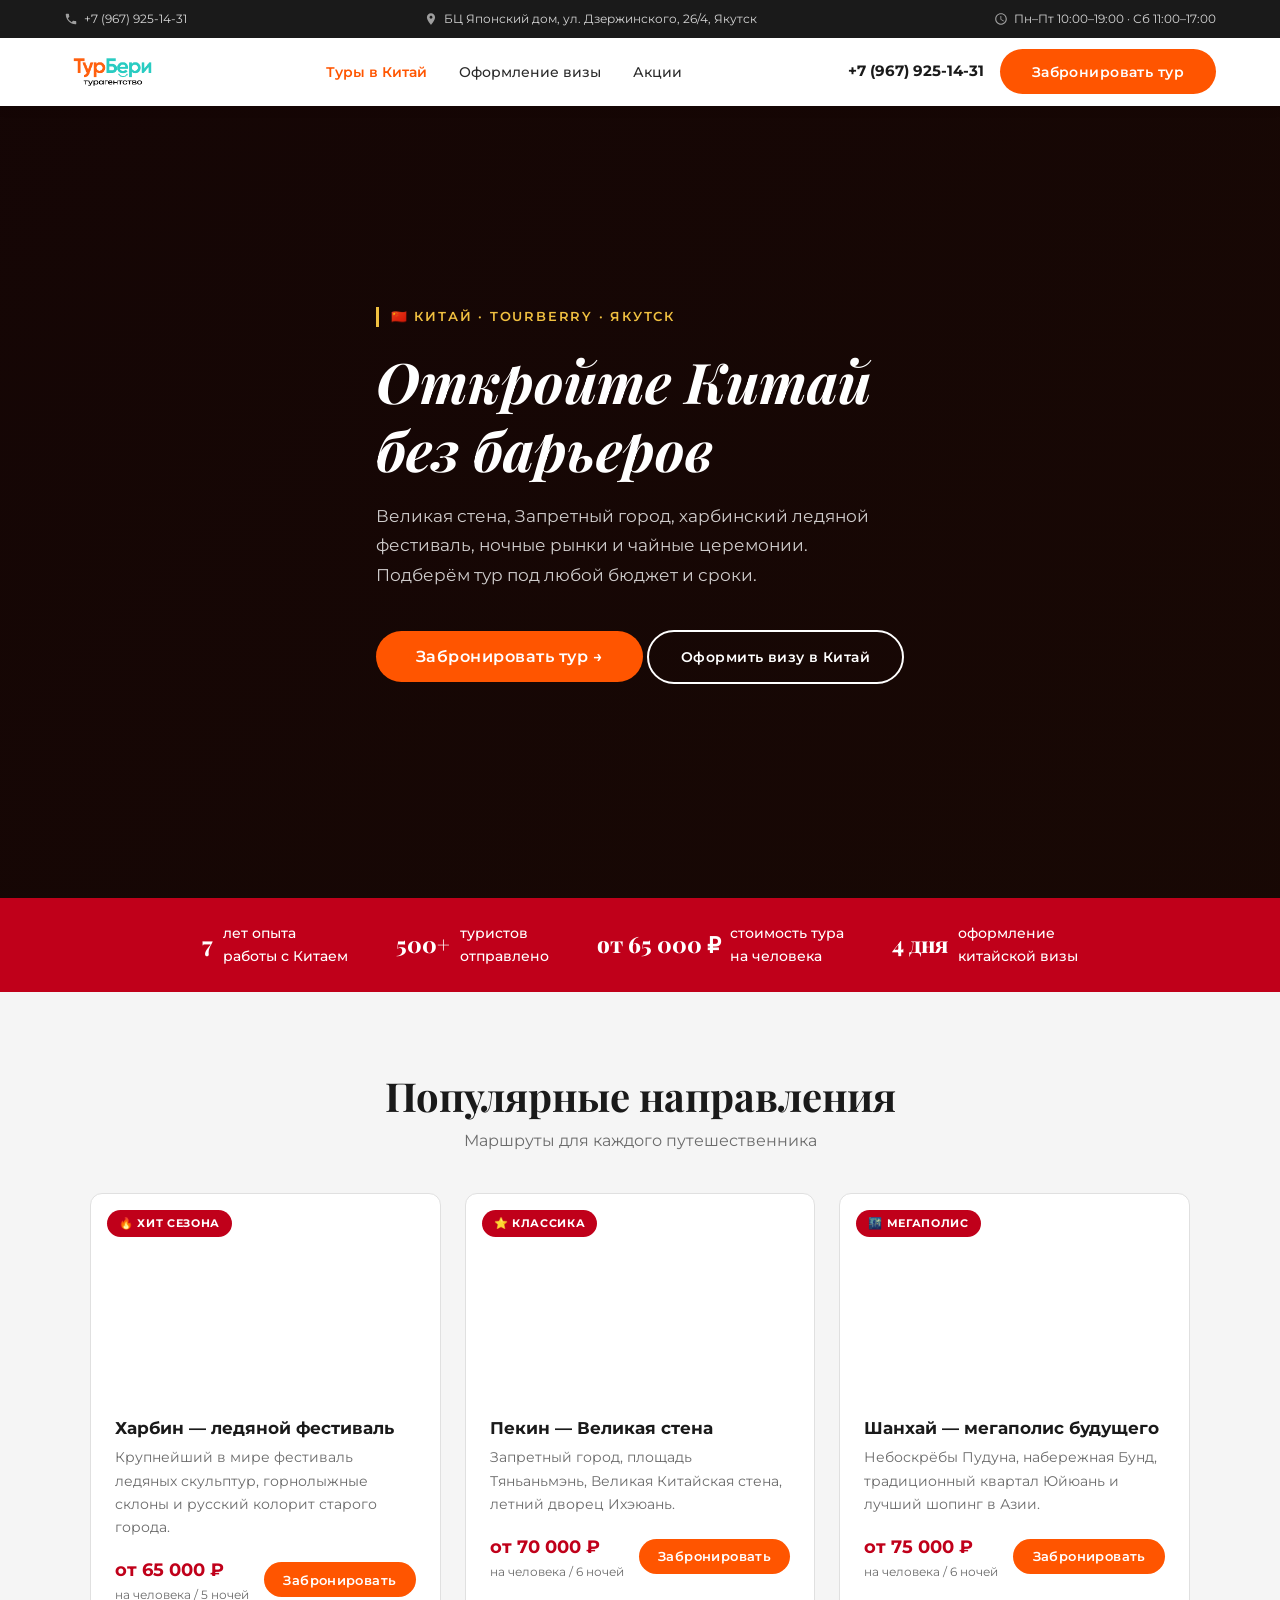
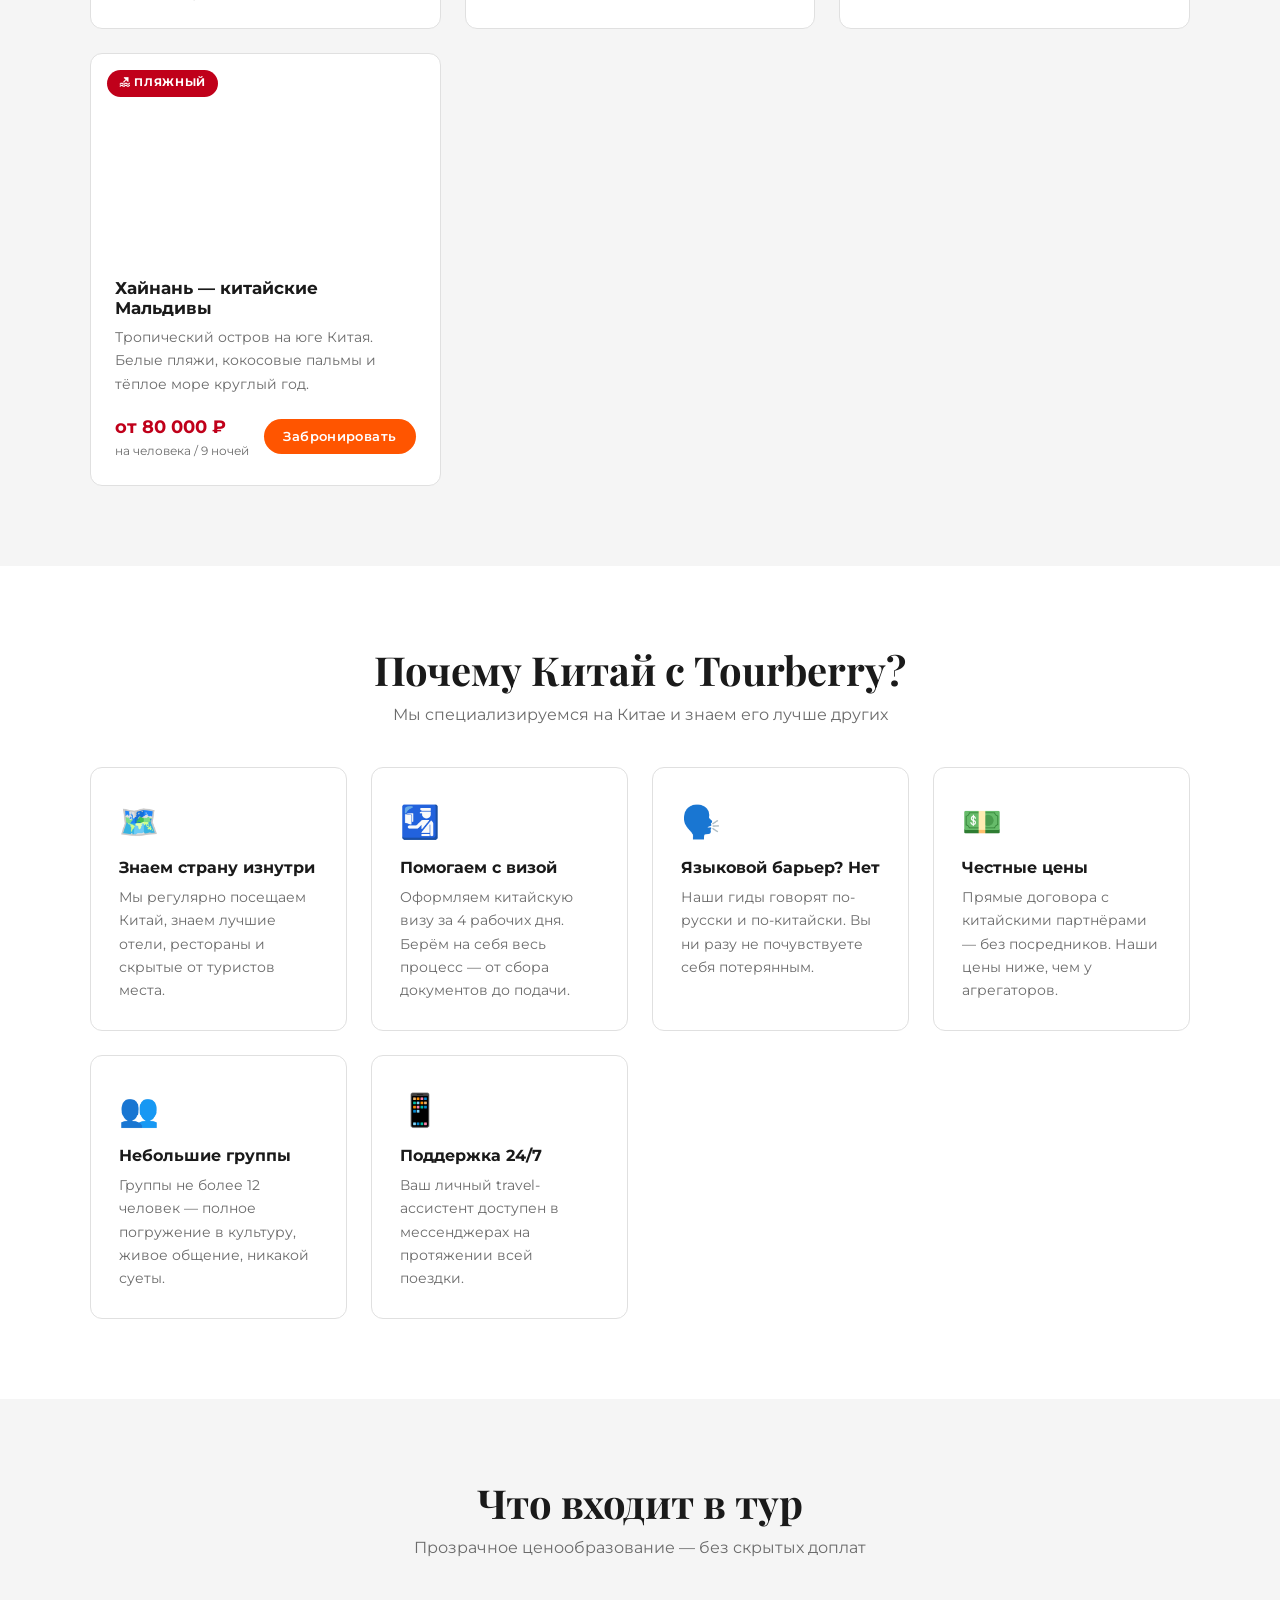
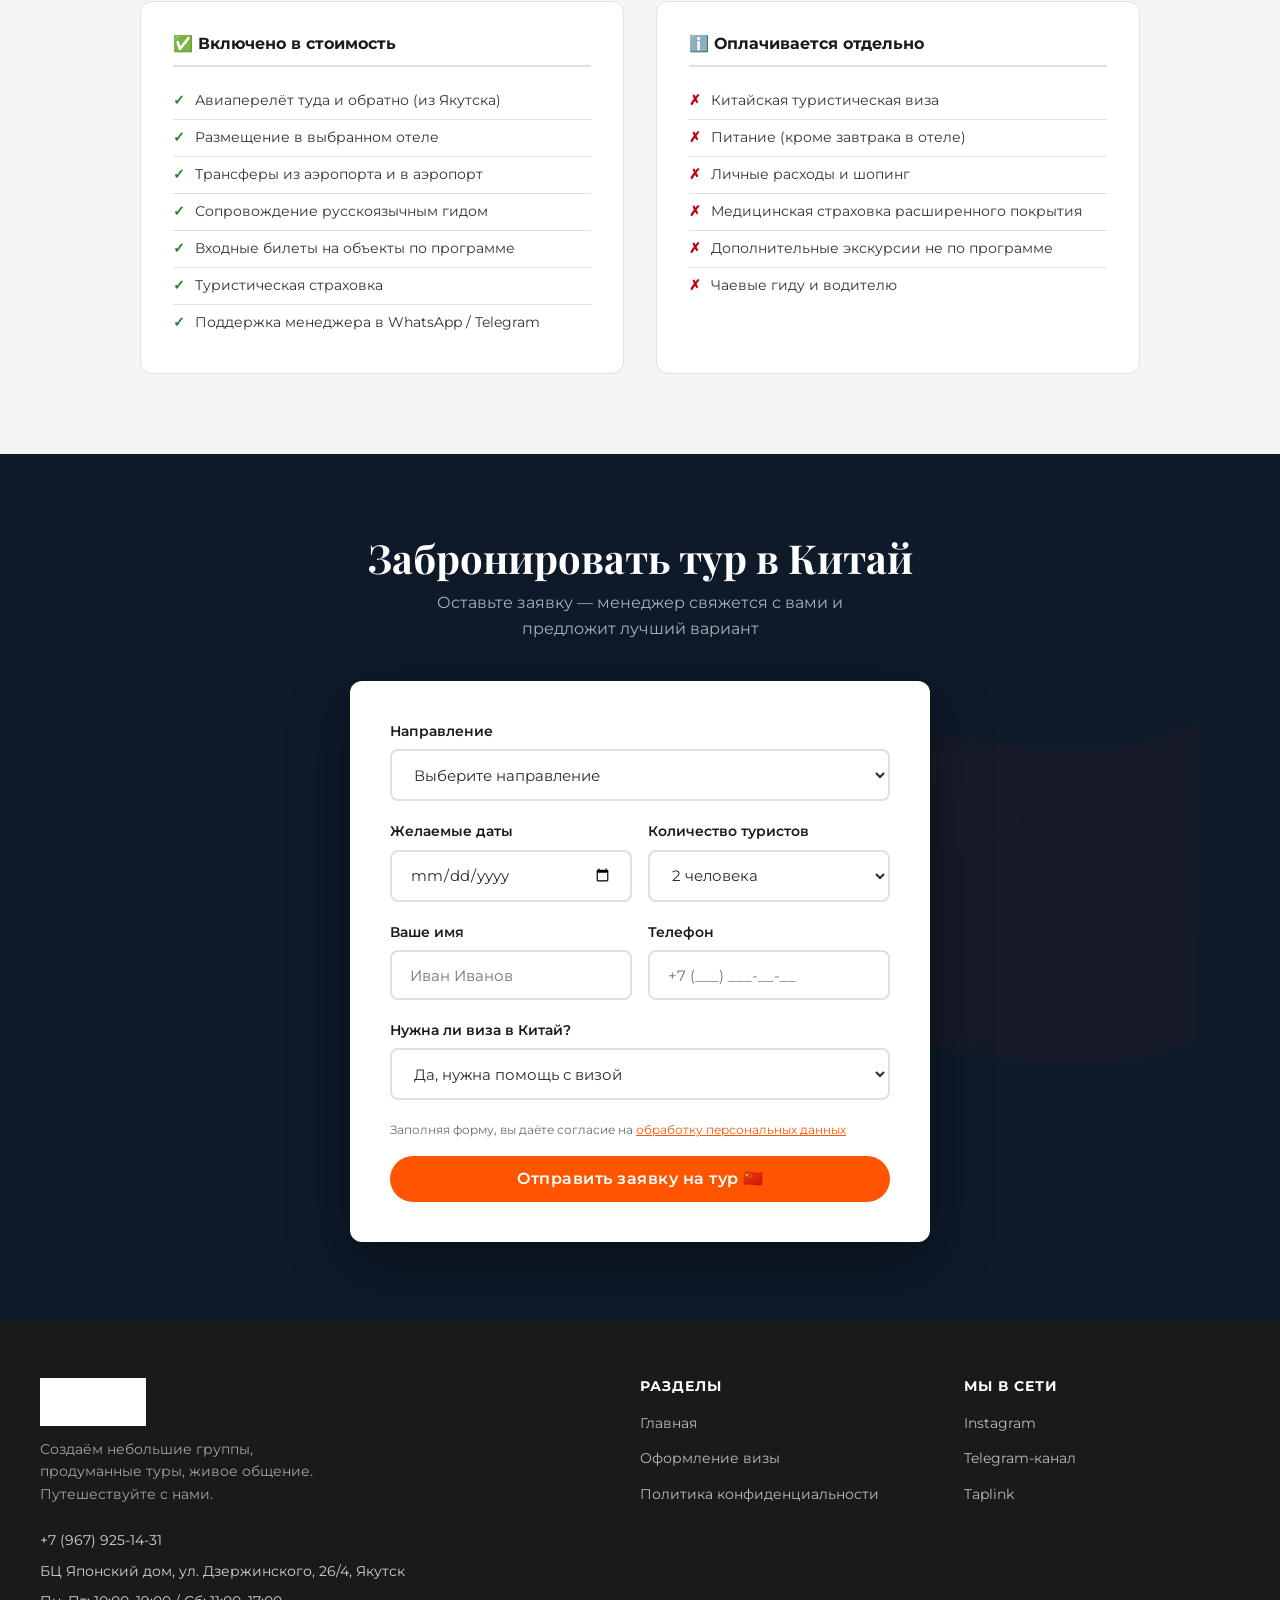
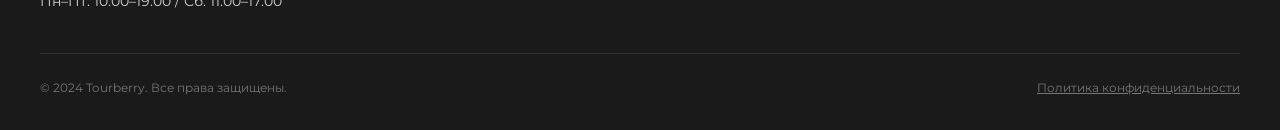
<file: china.html>
<!DOCTYPE html>
<html lang="ru">
<head>
    <meta charset="UTF-8">
    <meta name="viewport" content="width=device-width, initial-scale=1.0">
    <title>Туры в Китай — Tourberry | Якутск</title>
    <meta name="description" content="Туры в Китай из Якутска от турагентства Tourberry. Харбин, Пекин, Шанхай, Хайнань. Лучшие цены, группы от 2 человек, помощь с визой.">
    <link rel="apple-touch-icon" sizes="180x180" href="favicon_io/apple-touch-icon.png">
    <link rel="icon" type="image/png" sizes="32x32" href="favicon_io/favicon-32x32.png">
    <link rel="icon" type="image/png" sizes="16x16" href="favicon_io/favicon-16x16.png">
    <link rel="manifest" href="favicon_io/site.webmanifest">
    <link rel="shortcut icon" href="favicon_io/favicon.ico">
    <!-- Yandex.Metrika counter -->
    <script type="text/javascript">
        (function(m,e,t,r,i,k,a){
            m[i]=m[i]||function(){(m[i].a=m[i].a||[]).push(arguments)};
            m[i].l=1*new Date();
            for (var j = 0; j < document.scripts.length; j++) {if (document.scripts[j].src === r) { return; }}
            k=e.createElement(t),a=e.getElementsByTagName(t)[0],k.async=1,k.src=r,a.parentNode.insertBefore(k,a)
        })(window, document,'script','https://mc.yandex.ru/metrika/tag.js?id=109028532', 'ym');

        ym(109028532, 'init', {ssr:true, webvisor:true, clickmap:true, ecommerce:"dataLayer", referrer: document.referrer, url: location.href, accurateTrackBounce:true, trackLinks:true});
    </script>
    <!-- /Yandex.Metrika counter -->
    <script src="tg.js"></script>
    <link rel="preconnect" href="https://fonts.googleapis.com">
    <link rel="preconnect" href="https://fonts.gstatic.com" crossorigin>
    <link href="https://fonts.googleapis.com/css2?family=Montserrat:ital,wght@0,300;0,400;0,500;0,600;0,700;0,800;1,400&family=Playfair+Display:ital,wght@0,400;0,600;0,700;1,400&display=swap" rel="stylesheet">
    <link rel="stylesheet" href="style.css">
    <style>
        /* HERO */
        .china-hero {
            position: relative;
            background: #1a0a04;
            min-height: 88vh;
            display: flex;
            align-items: center;
            overflow: hidden;
        }
        .china-hero-bg {
            position: absolute;
            inset: 0;
            background-image: url('https://images.unsplash.com/photo-1508804185872-d7badad00f7d?w=1920&q=80');
            background-size: cover;
            background-position: center 40%;
            opacity: .4;
        }
        .china-hero-overlay {
            position: absolute;
            inset: 0;
            background: linear-gradient(135deg, rgba(20,5,5,.88) 0%, rgba(20,5,5,.35) 100%);
        }
        .china-hero-content {
            position: relative;
            z-index: 2;
            max-width: 1200px;
            margin: 0 auto;
            padding: 5rem 1.5rem 6rem;
        }
        .china-eyebrow {
            display: inline-block;
            color: #f0c040;
            font-size: .8rem;
            font-weight: 600;
            letter-spacing: .14em;
            text-transform: uppercase;
            margin-bottom: 1.25rem;
            border-left: 3px solid #f0c040;
            padding-left: .75rem;
        }
        .china-hero-content h1 { color: #fff; max-width: 680px; margin-bottom: 1.25rem; font-style: italic; }
        .china-hero-content p { color: rgba(255,255,255,.8); font-size: 1.05rem; max-width: 520px; margin-bottom: 2.5rem; line-height: 1.75; }

        /* FACTS STRIP */
        .facts-strip {
            background: #c0001a;
            padding: 1.5rem;
        }
        .facts-inner {
            max-width: 1100px;
            margin: 0 auto;
            display: flex;
            flex-wrap: wrap;
            gap: 1rem 3rem;
            justify-content: center;
        }
        .fact-item { display: flex; align-items: center; gap: .6rem; color: #fff; font-size: .9rem; font-weight: 500; }
        .fact-item span.n { font-size: 1.4rem; font-weight: 800; font-family: 'Playfair Display', serif; }

        /* DESTINATIONS */
        .dest-section { padding: 5rem 1.5rem; background: var(--off-white); }
        .dest-grid {
            max-width: 1100px;
            margin: 0 auto;
            display: grid;
            grid-template-columns: repeat(auto-fit, minmax(260px, 1fr));
            gap: 1.5rem;
        }
        .dest-card {
            border-radius: var(--radius);
            overflow: hidden;
            border: 1px solid var(--border);
            background: #fff;
            transition: all .28s;
        }
        .dest-card:hover { box-shadow: var(--shadow-lg); transform: translateY(-4px); }
        .dest-img {
            height: 200px;
            background-size: cover;
            background-position: center;
            position: relative;
        }
        .dest-badge {
            position: absolute;
            top: 1rem;
            left: 1rem;
            background: #c0001a;
            color: #fff;
            font-size: .7rem;
            font-weight: 700;
            letter-spacing: .06em;
            text-transform: uppercase;
            padding: .28rem .75rem;
            border-radius: 50px;
        }
        .dest-body { padding: 1.5rem; }
        .dest-body h3 {
            font-family: 'Montserrat', sans-serif;
            font-size: 1.05rem;
            font-weight: 700;
            color: var(--navy);
            margin-bottom: .5rem;
        }
        .dest-body p { font-size: .88rem; color: var(--muted); line-height: 1.65; margin-bottom: 1rem; }
        .dest-footer { display: flex; justify-content: space-between; align-items: center; }
        .dest-price { font-size: 1.15rem; font-weight: 700; color: #c0001a; }
        .dest-price small { font-size: .75rem; font-weight: 400; color: var(--muted); display: block; }

        /* WHY CHINA */
        .why-china { padding: 5rem 1.5rem; background: #fff; }
        .why-china-grid {
            max-width: 1100px;
            margin: 0 auto;
            display: grid;
            grid-template-columns: repeat(auto-fit, minmax(220px, 1fr));
            gap: 1.5rem;
        }
        .wc-card {
            padding: 1.75rem;
            border-radius: var(--radius);
            border: 1px solid var(--border);
            transition: box-shadow .3s, transform .3s;
        }
        .wc-card:hover { box-shadow: var(--shadow-lg); transform: translateY(-4px); }
        .wc-icon { font-size: 2rem; margin-bottom: .75rem; }
        .wc-card h3 {
            font-family: 'Montserrat', sans-serif;
            font-size: .98rem;
            font-weight: 700;
            color: var(--navy);
            margin-bottom: .5rem;
        }
        .wc-card p { font-size: .88rem; color: var(--muted); line-height: 1.65; }

        /* INCLUDED */
        .included-section { padding: 5rem 1.5rem; background: var(--off-white); }
        .included-inner {
            max-width: 1000px;
            margin: 0 auto;
            display: grid;
            grid-template-columns: 1fr 1fr;
            gap: 2rem;
        }
        .incl-card {
            background: #fff;
            border-radius: var(--radius);
            padding: 2rem;
            border: 1px solid var(--border);
        }
        .incl-card h3 {
            font-family: 'Montserrat', sans-serif;
            font-weight: 700;
            font-size: 1rem;
            color: var(--navy);
            margin-bottom: 1rem;
            padding-bottom: .75rem;
            border-bottom: 2px solid var(--border);
        }
        .incl-card ul { list-style: none; padding: 0; }
        .incl-card li {
            font-size: .9rem;
            color: #333;
            padding: .45rem 0;
            border-bottom: 1px solid var(--border);
            display: flex;
            align-items: flex-start;
            gap: .6rem;
            line-height: 1.5;
        }
        .incl-card li:last-child { border-bottom: none; }
        .incl-card.yes li::before { content: '✓'; color: #2e7d32; font-weight: 700; flex-shrink: 0; }
        .incl-card.no li::before { content: '✗'; color: #c0001a; font-weight: 700; flex-shrink: 0; }

        /* CTA */
        .china-cta { padding: 5rem 1.5rem; background: #0e1a2a; position: relative; overflow: hidden; }
        .china-cta::before {
            content: '🇨🇳';
            position: absolute;
            font-size: 25rem;
            opacity: .04;
            top: 50%;
            right: 5%;
            transform: translateY(-50%);
            pointer-events: none;
        }
        .china-cta-inner { max-width: 580px; margin: 0 auto; position: relative; z-index: 2; }
        .china-cta .section-title h2 { color: #fff; }
        .china-cta .section-title p { color: rgba(255,255,255,.65); }
        .china-cta-card {
            background: #fff;
            border-radius: var(--radius);
            padding: 2.5rem;
            box-shadow: 0 20px 60px rgba(0,0,0,.4);
        }

        @media (max-width: 768px) {
            .included-inner { grid-template-columns: 1fr; }
            .china-hero { min-height: 75vh; }
            .china-hero-content { padding: 4rem 1.5rem 5rem; }
        }
    </style>
</head>
<body>
    <noscript><div><img src="https://mc.yandex.ru/watch/109028532" style="position:absolute; left:-9999px;" alt="" /></div></noscript>

<!-- TOP BAR -->
<div class="top-bar">
    <div class="top-bar-inner">
        <div class="top-bar-group">
            <svg viewBox="0 0 24 24" fill="currentColor" width="14" height="14"><path d="M6.62 10.79c1.44 2.83 3.76 5.14 6.59 6.59l2.2-2.2c.27-.27.67-.36 1.02-.24 1.12.37 2.33.57 3.57.57.55 0 1 .45 1 1V20c0 .55-.45 1-1 1-9.39 0-17-7.61-17-17 0-.55.45-1 1-1h3.5c.55 0 1 .45 1 1 0 1.25.2 2.45.57 3.57.11.35.03.74-.25 1.02l-2.2 2.2z"/></svg>
            <a href="tel:+79679251431">+7 (967) 925-14-31</a>
        </div>
        <div class="top-bar-group">
            <svg viewBox="0 0 24 24" fill="currentColor" width="14" height="14"><path d="M12 2C8.13 2 5 5.13 5 9c0 5.25 7 13 7 13s7-7.75 7-13c0-3.87-3.13-7-7-7zm0 9.5c-1.38 0-2.5-1.12-2.5-2.5s1.12-2.5 2.5-2.5 2.5 1.12 2.5 2.5-1.12 2.5-2.5 2.5z"/></svg>
            <span>БЦ Японский дом, ул. Дзержинского, 26/4, Якутск</span>
        </div>
        <div class="top-bar-group">
            <svg viewBox="0 0 24 24" fill="currentColor" width="14" height="14"><path d="M11.99 2C6.47 2 2 6.48 2 12s4.47 10 9.99 10C17.52 22 22 17.52 22 12S17.52 2 11.99 2zm.01 18c-4.42 0-8-3.58-8-8s3.58-8 8-8 8 3.58 8 8-3.58 8-8 8zm.5-13H11v6l5.25 3.15.75-1.23-4.5-2.67V7z"/></svg>
            <span>Пн–Пт 10:00–19:00 · Сб 11:00–17:00</span>
        </div>
    </div>
</div>

<!-- NAVBAR -->
<nav class="navbar">
    <div class="nav-inner">
        <a href="index.html" class="nav-logo"><img src="logo.png" alt="TourBerry" style="height:44px;width:auto;"></a>
        <ul class="nav-links">
            <li><a href="china.html" class="nav-active">Туры в Китай</a></li>
            <li><a href="visa.html">Оформление визы</a></li>
            <li><a href="index.html#promo">Акции</a></li>
        </ul>
        <div class="nav-cta">
            <a href="tel:+79679251431" class="nav-phone">+7 (967) 925-14-31</a>
            <button class="btn btn-primary" onclick="document.getElementById('china-form').scrollIntoView({behavior:'smooth'})">Забронировать тур</button>
        </div>
        <button class="hamburger" onclick="document.querySelector('.mobile-nav').classList.add('open')" aria-label="Меню">
            <span></span><span></span><span></span>
        </button>
    </div>
</nav>

<div class="mobile-nav">
    <button class="close-btn" onclick="this.closest('.mobile-nav').classList.remove('open')">✕</button>
    <a href="index.html">На главную</a>
    <a href="visa.html">Оформление визы</a>
    <a href="index.html#promo">Акции</a>
    <a href="tel:+79679251431" class="btn btn-primary">Позвонить</a>
</div>

<!-- HERO -->
<section class="china-hero">
    <div class="china-hero-bg"></div>
    <div class="china-hero-overlay"></div>
    <div class="china-hero-content">
        <div class="china-eyebrow">🇨🇳 Китай · Tourberry · Якутск</div>
        <h1>Откройте Китай<br>без барьеров</h1>
        <p>Великая стена, Запретный город, харбинский ледяной фестиваль, ночные рынки и чайные церемонии. Подберём тур под любой бюджет и сроки.</p>
        <div class="hero-btns">
            <button class="btn btn-primary" onclick="document.getElementById('china-form').scrollIntoView({behavior:'smooth'})" style="font-size:1rem;padding:1rem 2.5rem;">
                Забронировать тур →
            </button>
            <a href="visa.html" class="btn btn-outline">Оформить визу в Китай</a>
        </div>
    </div>
</section>

<!-- FACTS STRIP -->
<div class="facts-strip">
    <div class="facts-inner">
        <div class="fact-item">
            <span class="n">7</span>
            <span>лет опыта<br>работы с Китаем</span>
        </div>
        <div class="fact-item">
            <span class="n">500+</span>
            <span>туристов<br>отправлено</span>
        </div>
        <div class="fact-item">
            <span class="n">от 65 000 ₽</span>
            <span>стоимость тура<br>на человека</span>
        </div>
        <div class="fact-item">
            <span class="n">4 дня</span>
            <span>оформление<br>китайской визы</span>
        </div>
    </div>
</div>

<!-- DESTINATIONS -->
<section class="dest-section">
    <div class="section-title">
        <h2>Популярные направления</h2>
        <p>Маршруты для каждого путешественника</p>
    </div>
    <div class="dest-grid">

        <div class="dest-card">
            <div class="dest-img" style="background-image:url('https://images.unsplash.com/photo-1611591437281-460bfbe1220a?w=800&q=80')">
                <span class="dest-badge">🔥 Хит сезона</span>
            </div>
            <div class="dest-body">
                <h3>Харбин — ледяной фестиваль</h3>
                <p>Крупнейший в мире фестиваль ледяных скульптур, горнолыжные склоны и русский колорит старого города.</p>
                <div class="dest-footer">
                    <div class="dest-price">от 65 000 ₽ <small>на человека / 5 ночей</small></div>
                    <button class="btn btn-primary" style="padding:.6rem 1.2rem;font-size:.82rem;" onclick="document.getElementById('china-form').scrollIntoView({behavior:'smooth'})">Забронировать</button>
                </div>
            </div>
        </div>

        <div class="dest-card">
            <div class="dest-img" style="background-image:url('https://images.unsplash.com/photo-1508804185872-d7badad00f7d?w=800&q=80')">
                <span class="dest-badge">⭐ Классика</span>
            </div>
            <div class="dest-body">
                <h3>Пекин — Великая стена</h3>
                <p>Запретный город, площадь Тяньаньмэнь, Великая Китайская стена, летний дворец Ихэюань.</p>
                <div class="dest-footer">
                    <div class="dest-price">от 70 000 ₽ <small>на человека / 6 ночей</small></div>
                    <button class="btn btn-primary" style="padding:.6rem 1.2rem;font-size:.82rem;" onclick="document.getElementById('china-form').scrollIntoView({behavior:'smooth'})">Забронировать</button>
                </div>
            </div>
        </div>

        <div class="dest-card">
            <div class="dest-img" style="background-image:url('https://images.unsplash.com/photo-1548919973-5cef591cdbc9?w=800&q=80')">
                <span class="dest-badge">🌃 Мегаполис</span>
            </div>
            <div class="dest-body">
                <h3>Шанхай — мегаполис будущего</h3>
                <p>Небоскрёбы Пудуна, набережная Бунд, традиционный квартал Юйюань и лучший шопинг в Азии.</p>
                <div class="dest-footer">
                    <div class="dest-price">от 75 000 ₽ <small>на человека / 6 ночей</small></div>
                    <button class="btn btn-primary" style="padding:.6rem 1.2rem;font-size:.82rem;" onclick="document.getElementById('china-form').scrollIntoView({behavior:'smooth'})">Забронировать</button>
                </div>
            </div>
        </div>

        <div class="dest-card">
            <div class="dest-img" style="background-image:url('https://images.unsplash.com/photo-1559592413-7cec4d0cae2b?w=800&q=80')">
                <span class="dest-badge">🏖 Пляжный</span>
            </div>
            <div class="dest-body">
                <h3>Хайнань — китайские Мальдивы</h3>
                <p>Тропический остров на юге Китая. Белые пляжи, кокосовые пальмы и тёплое море круглый год.</p>
                <div class="dest-footer">
                    <div class="dest-price">от 80 000 ₽ <small>на человека / 9 ночей</small></div>
                    <button class="btn btn-primary" style="padding:.6rem 1.2rem;font-size:.82rem;" onclick="document.getElementById('china-form').scrollIntoView({behavior:'smooth'})">Забронировать</button>
                </div>
            </div>
        </div>

    </div>
</section>

<!-- WHY CHINA WITH US -->
<section class="why-china">
    <div class="section-title">
        <h2>Почему Китай с Tourberry?</h2>
        <p>Мы специализируемся на Китае и знаем его лучше других</p>
    </div>
    <div class="why-china-grid">
        <div class="wc-card">
            <div class="wc-icon">🗺️</div>
            <h3>Знаем страну изнутри</h3>
            <p>Мы регулярно посещаем Китай, знаем лучшие отели, рестораны и скрытые от туристов места.</p>
        </div>
        <div class="wc-card">
            <div class="wc-icon">🛂</div>
            <h3>Помогаем с визой</h3>
            <p>Оформляем китайскую визу за 4 рабочих дня. Берём на себя весь процесс — от сбора документов до подачи.</p>
        </div>
        <div class="wc-card">
            <div class="wc-icon">🗣️</div>
            <h3>Языковой барьер? Нет</h3>
            <p>Наши гиды говорят по-русски и по-китайски. Вы ни разу не почувствуете себя потерянным.</p>
        </div>
        <div class="wc-card">
            <div class="wc-icon">💵</div>
            <h3>Честные цены</h3>
            <p>Прямые договора с китайскими партнёрами — без посредников. Наши цены ниже, чем у агрегаторов.</p>
        </div>
        <div class="wc-card">
            <div class="wc-icon">👥</div>
            <h3>Небольшие группы</h3>
            <p>Группы не более 12 человек — полное погружение в культуру, живое общение, никакой суеты.</p>
        </div>
        <div class="wc-card">
            <div class="wc-icon">📱</div>
            <h3>Поддержка 24/7</h3>
            <p>Ваш личный travel-ассистент доступен в мессенджерах на протяжении всей поездки.</p>
        </div>
    </div>
</section>

<!-- INCLUDED/EXCLUDED -->
<section class="included-section">
    <div class="section-title">
        <h2>Что входит в тур</h2>
        <p>Прозрачное ценообразование — без скрытых доплат</p>
    </div>
    <div class="included-inner">
        <div class="incl-card yes">
            <h3>✅ Включено в стоимость</h3>
            <ul>
                <li>Авиаперелёт туда и обратно (из Якутска)</li>
                <li>Размещение в выбранном отеле</li>
                <li>Трансферы из аэропорта и в аэропорт</li>
                <li>Сопровождение русскоязычным гидом</li>
                <li>Входные билеты на объекты по программе</li>
                <li>Туристическая страховка</li>
                <li>Поддержка менеджера в WhatsApp / Telegram</li>
            </ul>
        </div>
        <div class="incl-card no">
            <h3>ℹ️ Оплачивается отдельно</h3>
            <ul>
                <li>Китайская туристическая виза</li>
                <li>Питание (кроме завтрака в отеле)</li>
                <li>Личные расходы и шопинг</li>
                <li>Медицинская страховка расширенного покрытия</li>
                <li>Дополнительные экскурсии не по программе</li>
                <li>Чаевые гиду и водителю</li>
            </ul>
        </div>
    </div>
</section>

<!-- CTA FORM -->
<section class="china-cta" id="china-form">
    <div class="china-cta-inner">
        <div class="section-title">
            <h2>Забронировать тур в Китай</h2>
            <p>Оставьте заявку — менеджер свяжется с вами и предложит лучший вариант</p>
        </div>
        <div class="china-cta-card">
            <form id="china-tour-form" onsubmit="handleChina(event)">
                <div class="form-group">
                    <label>Направление</label>
                    <select required>
                        <option value="">Выберите направление</option>
                        <option>Харбин — ледяной фестиваль</option>
                        <option>Пекин — Великая стена</option>
                        <option>Шанхай</option>
                        <option>Хайнань (пляжный отдых)</option>
                        <option>Пекин + Шанхай (комбо)</option>
                        <option>Другое / не определился</option>
                    </select>
                </div>
                <div class="form-row">
                    <div class="form-group">
                        <label>Желаемые даты</label>
                        <input type="date" id="china-date">
                    </div>
                    <div class="form-group">
                        <label>Количество туристов</label>
                        <select>
                            <option>1 человек</option>
                            <option selected>2 человека</option>
                            <option>3 человека</option>
                            <option>4+ человек</option>
                        </select>
                    </div>
                </div>
                <div class="form-row">
                    <div class="form-group">
                        <label>Ваше имя</label>
                        <input type="text" placeholder="Иван Иванов" required>
                    </div>
                    <div class="form-group">
                        <label>Телефон</label>
                        <input type="tel" placeholder="+7 (___) ___-__-__" required>
                    </div>
                </div>
                <div class="form-group">
                    <label>Нужна ли виза в Китай?</label>
                    <select>
                        <option>Да, нужна помощь с визой</option>
                        <option>Виза уже есть</option>
                        <option>Не уверен, уточните</option>
                    </select>
                </div>
                <p class="consent-note" style="margin-bottom:1rem;">
                    Заполняя форму, вы даёте согласие на <a href="privacy.html">обработку персональных данных</a>
                </p>
                <button type="submit" class="btn btn-primary" style="width:100%;font-size:1rem;">
                    Отправить заявку на тур 🇨🇳
                </button>
                <div class="success-msg" id="china-success">
                    Заявка принята! Наш менеджер свяжется с вами в течение часа. ✓
                </div>
            </form>
        </div>
    </div>
</section>

<!-- FOOTER -->
<footer>
    <div class="footer-inner">
        <div>
            <div class="footer-logo"><img src="logo.png" alt="TourBerry" style="height:48px;width:auto;filter:brightness(0) invert(1);"></div>
            <p class="footer-tagline">Создаём небольшие группы, продуманные туры, живое общение. Путешествуйте с нами.</p>
            <div class="footer-contact">
                <a href="tel:+79679251431">+7 (967) 925-14-31</a>
                <span>БЦ Японский дом, ул. Дзержинского, 26/4, Якутск</span>
                <span>Пн–Пт: 10:00–19:00 / Сб: 11:00–17:00</span>
            </div>
        </div>
        <div class="footer-col">
            <h4>Разделы</h4>
            <ul class="footer-links">
                <li><a href="index.html">Главная</a></li>
                <li><a href="visa.html">Оформление визы</a></li>
                <li><a href="privacy.html">Политика конфиденциальности</a></li>
            </ul>
        </div>
        <div class="footer-col">
            <h4>Мы в сети</h4>
            <ul class="footer-links">
                <li><a href="https://instagram.com/tourberry_" target="_blank" rel="noopener noreferrer">Instagram</a></li>
                <li><a href="https://t.me/tourberry" target="_blank" rel="noopener noreferrer">Telegram-канал</a></li>
                <li><a href="https://taplink.cc/tourberry" target="_blank" rel="noopener noreferrer">Taplink</a></li>
            </ul>
        </div>
    </div>
    <div class="footer-bottom">
        <span>© 2024 Tourberry. Все права защищены.</span>
        <a href="privacy.html" style="color:inherit;text-decoration:underline;">Политика конфиденциальности</a>
    </div>
</footer>

<button class="scroll-top" id="scroll-top" onclick="window.scrollTo({top:0,behavior:'smooth'})" aria-label="Наверх">
    <svg width="20" height="20" viewBox="0 0 24 24" fill="currentColor"><path d="M7.41 15.41L12 10.83l4.59 4.58L18 14l-6-6-6 6z"/></svg>
</button>

<script>
    const s = document.getElementById('scroll-top');
    window.addEventListener('scroll', () => s.classList.toggle('visible', window.scrollY > 400), { passive: true });

    async function handleChina(e) {
        e.preventDefault();
        var f = e.target;
        var sel = f.querySelectorAll('select');
        var inp = f.querySelectorAll('input');
        var btn = f.querySelector('button[type="submit"]');
        btn.textContent = 'Отправка...';
        btn.disabled = true;
        try {
            await sendToTelegram('🇨🇳 <b>Заявка — Тур в Китай</b>\n' +
                'Направление: ' + tgEscape(sel[0].value) + '\n' +
                'Дата: ' + tgEscape(inp[0].value || 'не указана') + '\n' +
                'Туристов: ' + tgEscape(sel[1].value) + '\n' +
                'Имя: ' + tgEscape(inp[1].value) + '\n' +
                'Телефон: ' + tgEscape(inp[2].value) + '\n' +
                'Виза: ' + tgEscape(sel[2].value));
            setTimeout(function() {
                btn.style.display = 'none';
                document.getElementById('china-success').style.display = 'block';
            }, 700);
        } catch (error) {
            btn.textContent = 'Отправить заявку на тур 🇨🇳';
            btn.disabled = false;
            showTelegramError(error);
        }
    }

    const cd = document.getElementById('china-date');
    if (cd) cd.min = new Date().toISOString().split('T')[0];
</script>
</body>
</html>
</file>
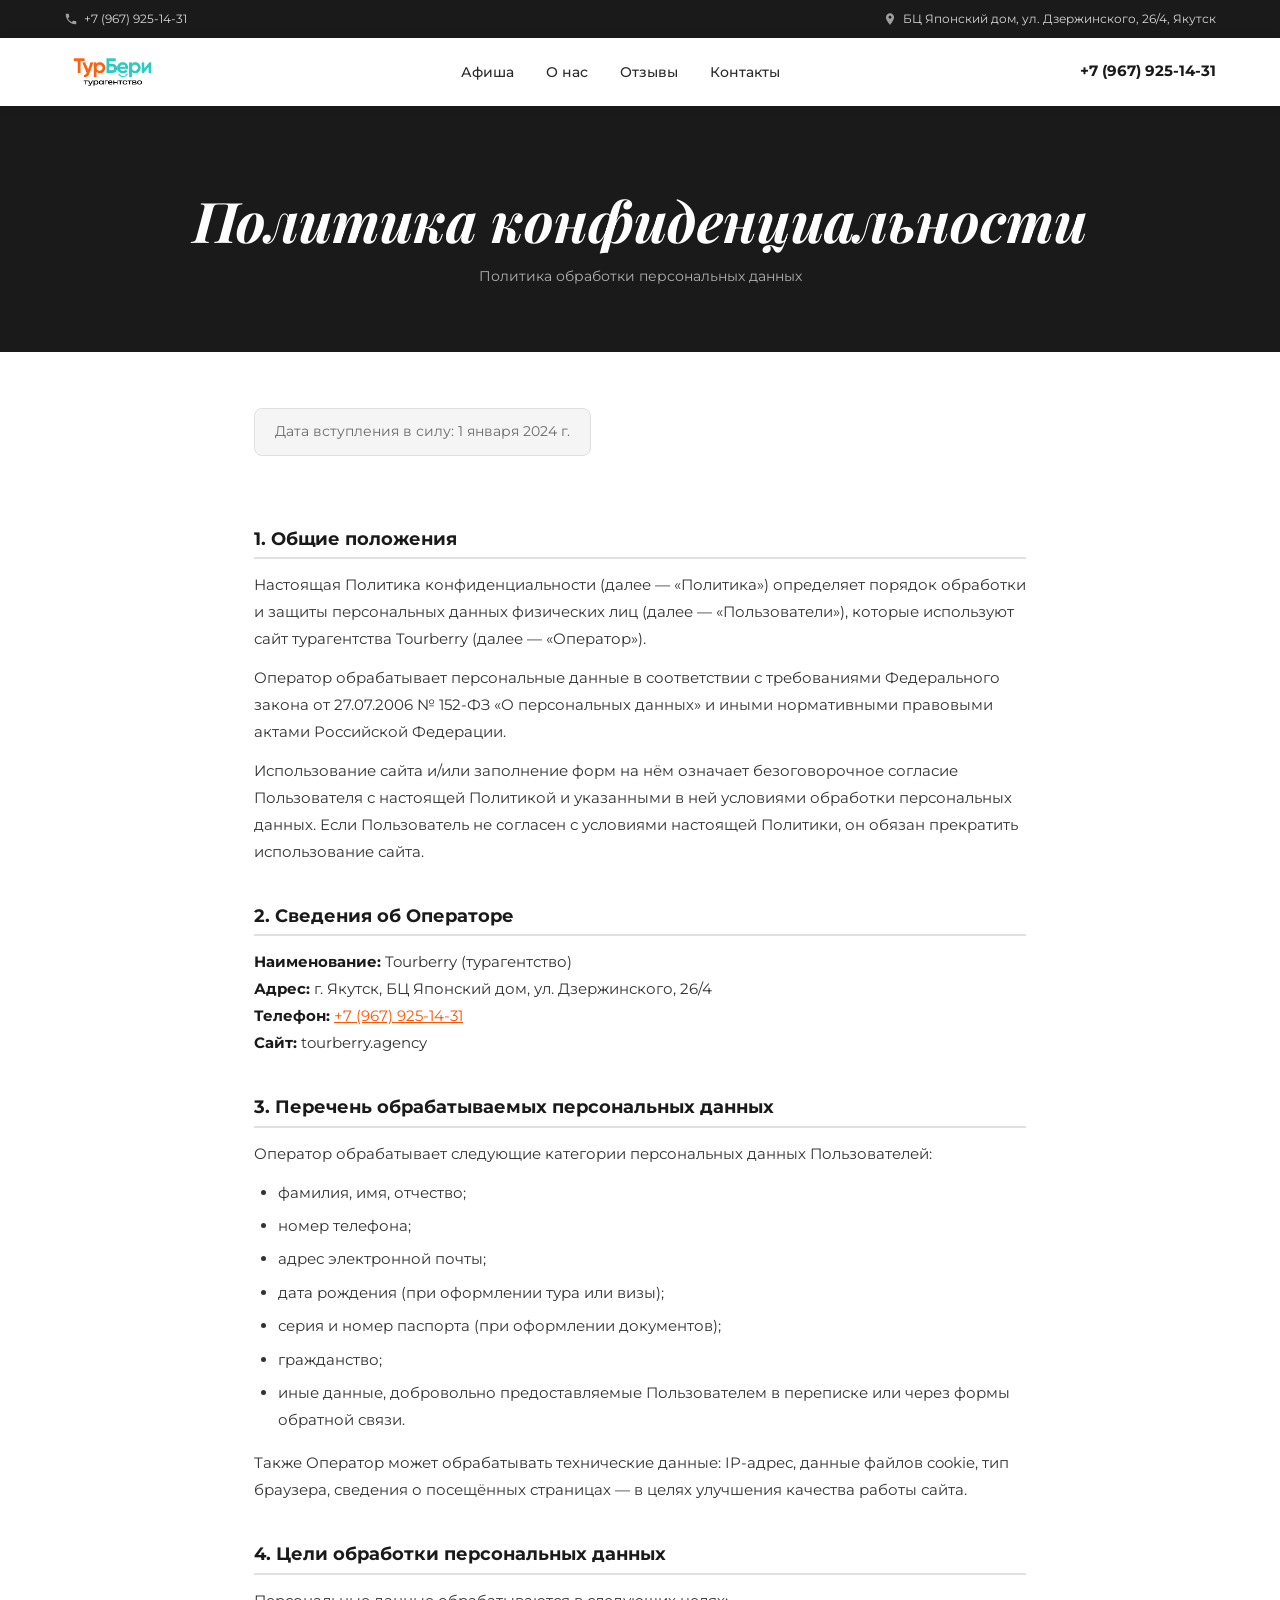
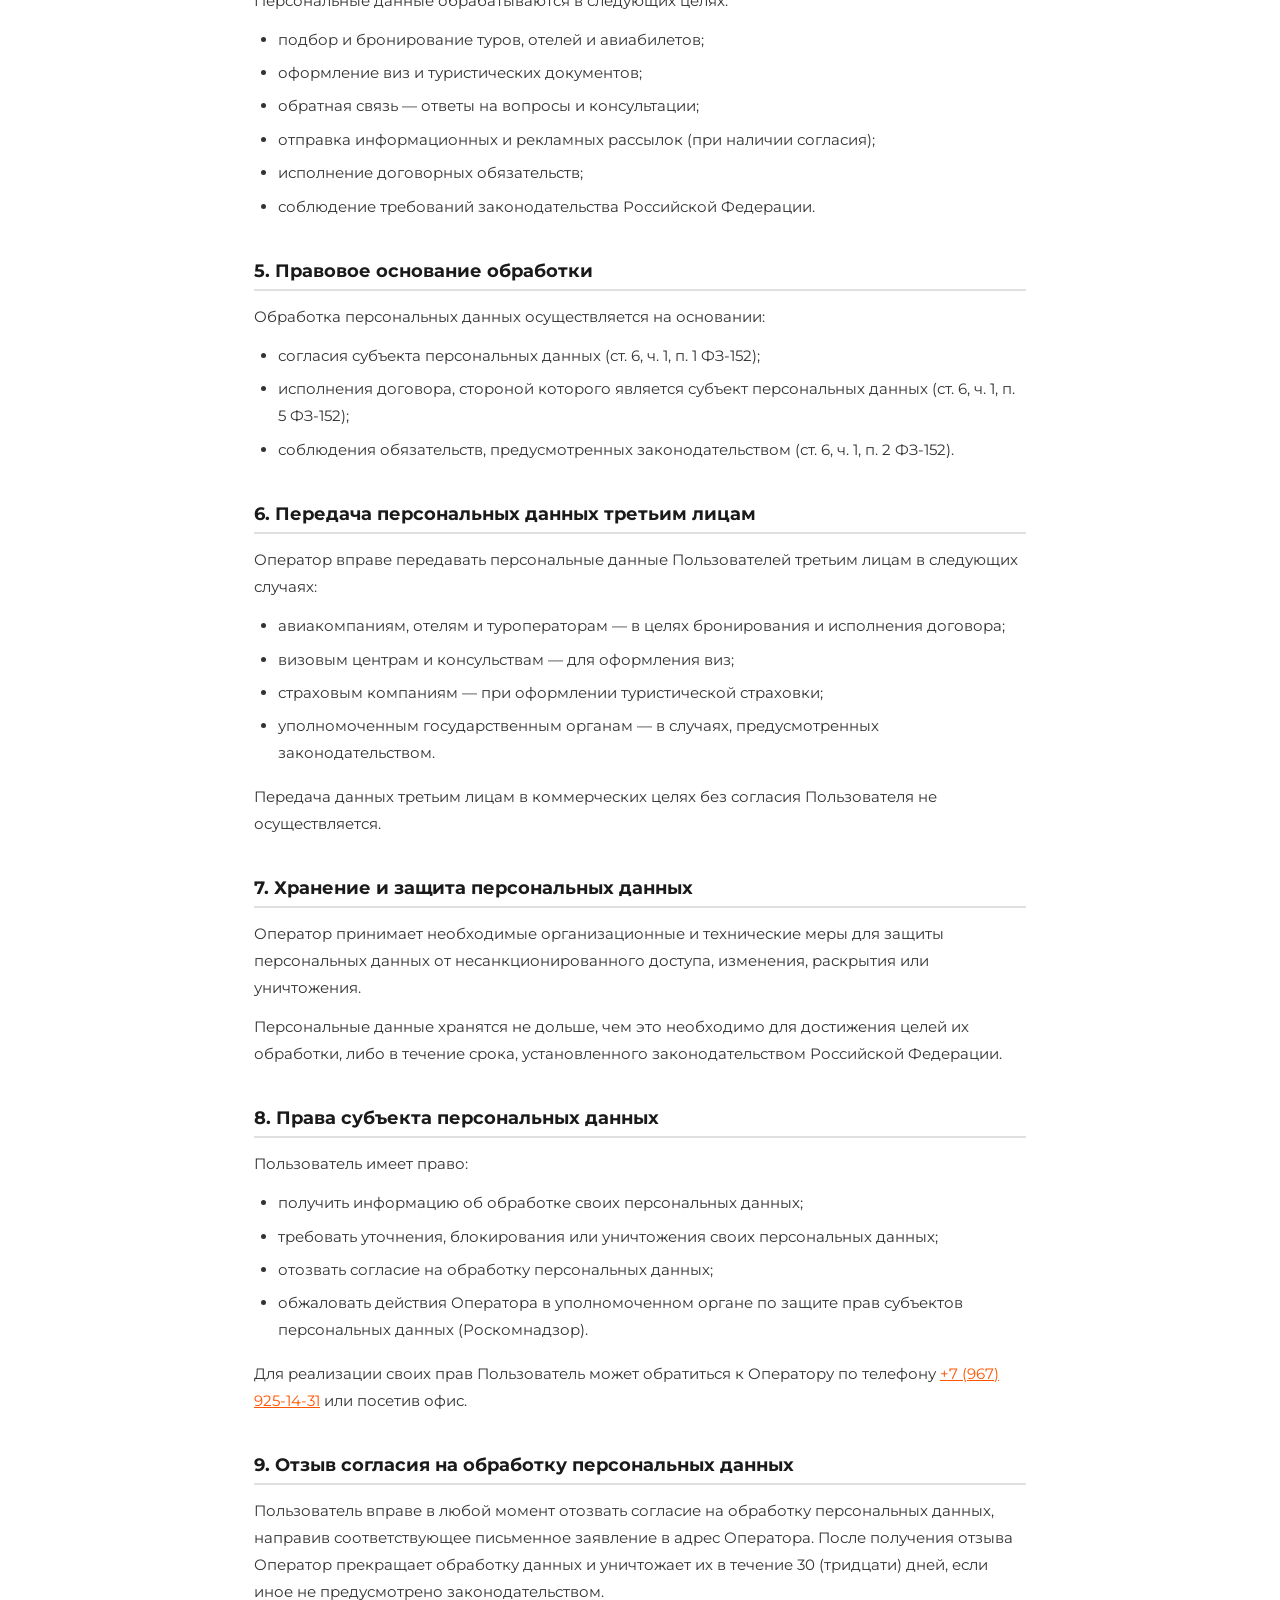
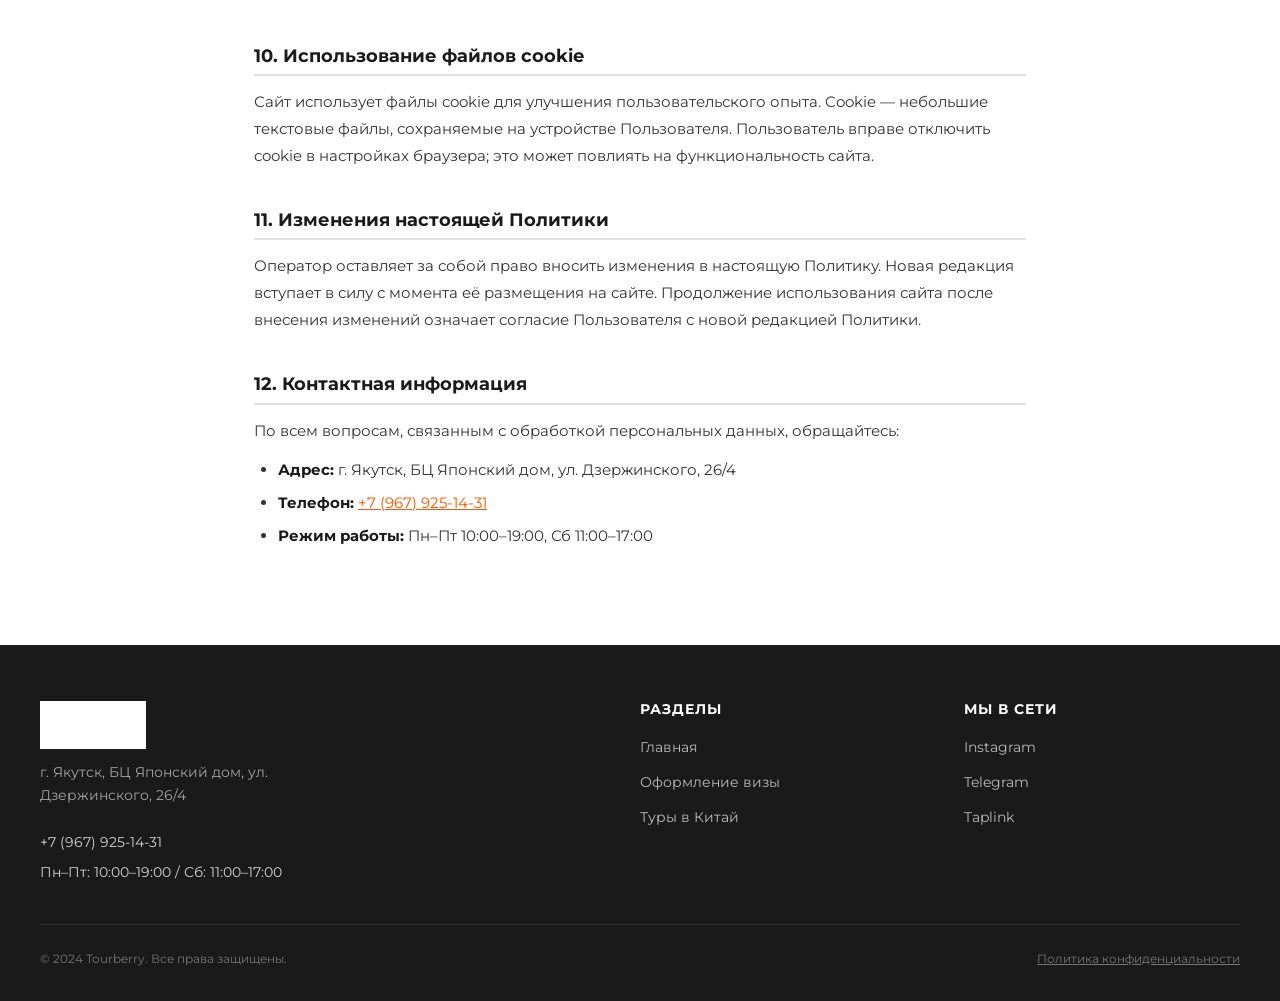
<file: privacy.html>
<!DOCTYPE html>
<html lang="ru">
<head>
    <meta charset="UTF-8">
    <meta name="viewport" content="width=device-width, initial-scale=1.0">
    <title>Политика конфиденциальности — Tourberry</title>
    <meta name="description" content="Политика обработки персональных данных турагентства Tourberry.">
    <link rel="apple-touch-icon" sizes="180x180" href="favicon_io/apple-touch-icon.png">
    <link rel="icon" type="image/png" sizes="32x32" href="favicon_io/favicon-32x32.png">
    <link rel="icon" type="image/png" sizes="16x16" href="favicon_io/favicon-16x16.png">
    <link rel="manifest" href="favicon_io/site.webmanifest">
    <link rel="shortcut icon" href="favicon_io/favicon.ico">
    <!-- Yandex.Metrika counter -->
    <script type="text/javascript">
        (function(m,e,t,r,i,k,a){
            m[i]=m[i]||function(){(m[i].a=m[i].a||[]).push(arguments)};
            m[i].l=1*new Date();
            for (var j = 0; j < document.scripts.length; j++) {if (document.scripts[j].src === r) { return; }}
            k=e.createElement(t),a=e.getElementsByTagName(t)[0],k.async=1,k.src=r,a.parentNode.insertBefore(k,a)
        })(window, document,'script','https://mc.yandex.ru/metrika/tag.js?id=109028532', 'ym');

        ym(109028532, 'init', {ssr:true, webvisor:true, clickmap:true, ecommerce:"dataLayer", referrer: document.referrer, url: location.href, accurateTrackBounce:true, trackLinks:true});
    </script>
    <!-- /Yandex.Metrika counter -->
    <link rel="preconnect" href="https://fonts.googleapis.com">
    <link rel="preconnect" href="https://fonts.gstatic.com" crossorigin>
    <link href="https://fonts.googleapis.com/css2?family=Montserrat:wght@300;400;500;600;700&family=Playfair+Display:wght@400;600;700&display=swap" rel="stylesheet">
    <link rel="stylesheet" href="style.css">
    <style>
        .privacy-hero {
            background: var(--navy);
            padding: 5rem 1.5rem 4rem;
            text-align: center;
        }
        .privacy-hero h1 { color: #fff; margin-bottom: .75rem; font-style: italic; }
        .privacy-hero p { color: rgba(255,255,255,.65); font-size: .9rem; }

        .privacy-body {
            max-width: 820px;
            margin: 0 auto;
            padding: 3.5rem 1.5rem 5rem;
        }
        .privacy-body h2 {
            font-family: 'Montserrat', sans-serif;
            font-size: 1.1rem;
            font-weight: 700;
            color: var(--navy);
            margin: 2.5rem 0 .75rem;
            padding-bottom: .5rem;
            border-bottom: 2px solid var(--border);
        }
        .privacy-body h2:first-child { margin-top: 0; }
        .privacy-body p, .privacy-body li {
            font-size: .95rem;
            color: #333;
            line-height: 1.78;
            margin-bottom: .75rem;
        }
        .privacy-body ul, .privacy-body ol {
            padding-left: 1.5rem;
            margin-bottom: 1rem;
        }
        .privacy-body li { margin-bottom: .4rem; }
        .privacy-body strong { color: var(--navy); }
        .privacy-body a { color: var(--gold-btn); text-decoration: underline; }
        .effective-date {
            display: inline-block;
            background: var(--off-white);
            border: 1px solid var(--border);
            border-radius: 8px;
            padding: .75rem 1.25rem;
            font-size: .85rem;
            color: var(--muted);
            margin-bottom: 2rem;
        }
    </style>
</head>
<body>
    <noscript><div><img src="https://mc.yandex.ru/watch/109028532" style="position:absolute; left:-9999px;" alt="" /></div></noscript>

<!-- TOP BAR -->
<div class="top-bar">
    <div class="top-bar-inner">
        <div class="top-bar-group">
            <svg viewBox="0 0 24 24" fill="currentColor" width="14" height="14"><path d="M6.62 10.79c1.44 2.83 3.76 5.14 6.59 6.59l2.2-2.2c.27-.27.67-.36 1.02-.24 1.12.37 2.33.57 3.57.57.55 0 1 .45 1 1V20c0 .55-.45 1-1 1-9.39 0-17-7.61-17-17 0-.55.45-1 1-1h3.5c.55 0 1 .45 1 1 0 1.25.2 2.45.57 3.57.11.35.03.74-.25 1.02l-2.2 2.2z"/></svg>
            <a href="tel:+79679251431">+7 (967) 925-14-31</a>
        </div>
        <div class="top-bar-group">
            <svg viewBox="0 0 24 24" fill="currentColor" width="14" height="14"><path d="M12 2C8.13 2 5 5.13 5 9c0 5.25 7 13 7 13s7-7.75 7-13c0-3.87-3.13-7-7-7zm0 9.5c-1.38 0-2.5-1.12-2.5-2.5s1.12-2.5 2.5-2.5 2.5 1.12 2.5 2.5-1.12 2.5-2.5 2.5z"/></svg>
            <span>БЦ Японский дом, ул. Дзержинского, 26/4, Якутск</span>
        </div>
    </div>
</div>

<!-- NAVBAR -->
<nav class="navbar">
    <div class="nav-inner">
        <a href="index.html" class="nav-logo"><img src="logo.png" alt="TourBerry" style="height:44px;width:auto;"></a>
        <ul class="nav-links">
            <li><a href="index.html#tours">Афиша</a></li>
            <li><a href="index.html#why-us">О нас</a></li>
            <li><a href="index.html#reviews">Отзывы</a></li>
            <li><a href="index.html#contact">Контакты</a></li>
        </ul>
        <div class="nav-cta">
            <a href="tel:+79679251431" class="nav-phone">+7 (967) 925-14-31</a>
        </div>
        <button class="hamburger" onclick="document.querySelector('.mobile-nav').classList.add('open')" aria-label="Меню">
            <span></span><span></span><span></span>
        </button>
    </div>
</nav>

<div class="mobile-nav">
    <button class="close-btn" onclick="this.closest('.mobile-nav').classList.remove('open')">✕</button>
    <a href="index.html#tours" onclick="this.closest('.mobile-nav').classList.remove('open')">Афиша</a>
    <a href="index.html#why-us" onclick="this.closest('.mobile-nav').classList.remove('open')">О нас</a>
    <a href="index.html#reviews" onclick="this.closest('.mobile-nav').classList.remove('open')">Отзывы</a>
    <a href="index.html#contact" onclick="this.closest('.mobile-nav').classList.remove('open')">Контакты</a>
</div>

<!-- HERO -->
<div class="privacy-hero">
    <h1>Политика конфиденциальности</h1>
    <p>Политика обработки персональных данных</p>
</div>

<!-- CONTENT -->
<div class="privacy-body">
    <div class="effective-date">Дата вступления в силу: 1 января 2024 г.</div>

    <h2>1. Общие положения</h2>
    <p>Настоящая Политика конфиденциальности (далее — «Политика») определяет порядок обработки и защиты персональных данных физических лиц (далее — «Пользователи»), которые используют сайт турагентства Tourberry (далее — «Оператор»).</p>
    <p>Оператор обрабатывает персональные данные в соответствии с требованиями Федерального закона от 27.07.2006 № 152-ФЗ «О персональных данных» и иными нормативными правовыми актами Российской Федерации.</p>
    <p>Использование сайта и/или заполнение форм на нём означает безоговорочное согласие Пользователя с настоящей Политикой и указанными в ней условиями обработки персональных данных. Если Пользователь не согласен с условиями настоящей Политики, он обязан прекратить использование сайта.</p>

    <h2>2. Сведения об Операторе</h2>
    <p><strong>Наименование:</strong> Tourberry (турагентство)<br>
    <strong>Адрес:</strong> г. Якутск, БЦ Японский дом, ул. Дзержинского, 26/4<br>
    <strong>Телефон:</strong> <a href="tel:+79679251431">+7 (967) 925-14-31</a><br>
    <strong>Сайт:</strong> tourberry.agency</p>

    <h2>3. Перечень обрабатываемых персональных данных</h2>
    <p>Оператор обрабатывает следующие категории персональных данных Пользователей:</p>
    <ul>
        <li>фамилия, имя, отчество;</li>
        <li>номер телефона;</li>
        <li>адрес электронной почты;</li>
        <li>дата рождения (при оформлении тура или визы);</li>
        <li>серия и номер паспорта (при оформлении документов);</li>
        <li>гражданство;</li>
        <li>иные данные, добровольно предоставляемые Пользователем в переписке или через формы обратной связи.</li>
    </ul>
    <p>Также Оператор может обрабатывать технические данные: IP-адрес, данные файлов cookie, тип браузера, сведения о посещённых страницах — в целях улучшения качества работы сайта.</p>

    <h2>4. Цели обработки персональных данных</h2>
    <p>Персональные данные обрабатываются в следующих целях:</p>
    <ul>
        <li>подбор и бронирование туров, отелей и авиабилетов;</li>
        <li>оформление виз и туристических документов;</li>
        <li>обратная связь — ответы на вопросы и консультации;</li>
        <li>отправка информационных и рекламных рассылок (при наличии согласия);</li>
        <li>исполнение договорных обязательств;</li>
        <li>соблюдение требований законодательства Российской Федерации.</li>
    </ul>

    <h2>5. Правовое основание обработки</h2>
    <p>Обработка персональных данных осуществляется на основании:</p>
    <ul>
        <li>согласия субъекта персональных данных (ст. 6, ч. 1, п. 1 ФЗ-152);</li>
        <li>исполнения договора, стороной которого является субъект персональных данных (ст. 6, ч. 1, п. 5 ФЗ-152);</li>
        <li>соблюдения обязательств, предусмотренных законодательством (ст. 6, ч. 1, п. 2 ФЗ-152).</li>
    </ul>

    <h2>6. Передача персональных данных третьим лицам</h2>
    <p>Оператор вправе передавать персональные данные Пользователей третьим лицам в следующих случаях:</p>
    <ul>
        <li>авиакомпаниям, отелям и туроператорам — в целях бронирования и исполнения договора;</li>
        <li>визовым центрам и консульствам — для оформления виз;</li>
        <li>страховым компаниям — при оформлении туристической страховки;</li>
        <li>уполномоченным государственным органам — в случаях, предусмотренных законодательством.</li>
    </ul>
    <p>Передача данных третьим лицам в коммерческих целях без согласия Пользователя не осуществляется.</p>

    <h2>7. Хранение и защита персональных данных</h2>
    <p>Оператор принимает необходимые организационные и технические меры для защиты персональных данных от несанкционированного доступа, изменения, раскрытия или уничтожения.</p>
    <p>Персональные данные хранятся не дольше, чем это необходимо для достижения целей их обработки, либо в течение срока, установленного законодательством Российской Федерации.</p>

    <h2>8. Права субъекта персональных данных</h2>
    <p>Пользователь имеет право:</p>
    <ul>
        <li>получить информацию об обработке своих персональных данных;</li>
        <li>требовать уточнения, блокирования или уничтожения своих персональных данных;</li>
        <li>отозвать согласие на обработку персональных данных;</li>
        <li>обжаловать действия Оператора в уполномоченном органе по защите прав субъектов персональных данных (Роскомнадзор).</li>
    </ul>
    <p>Для реализации своих прав Пользователь может обратиться к Оператору по телефону <a href="tel:+79679251431">+7 (967) 925-14-31</a> или посетив офис.</p>

    <h2>9. Отзыв согласия на обработку персональных данных</h2>
    <p>Пользователь вправе в любой момент отозвать согласие на обработку персональных данных, направив соответствующее письменное заявление в адрес Оператора. После получения отзыва Оператор прекращает обработку данных и уничтожает их в течение 30 (тридцати) дней, если иное не предусмотрено законодательством.</p>

    <h2>10. Использование файлов cookie</h2>
    <p>Сайт использует файлы cookie для улучшения пользовательского опыта. Cookie — небольшие текстовые файлы, сохраняемые на устройстве Пользователя. Пользователь вправе отключить cookie в настройках браузера; это может повлиять на функциональность сайта.</p>

    <h2>11. Изменения настоящей Политики</h2>
    <p>Оператор оставляет за собой право вносить изменения в настоящую Политику. Новая редакция вступает в силу с момента её размещения на сайте. Продолжение использования сайта после внесения изменений означает согласие Пользователя с новой редакцией Политики.</p>

    <h2>12. Контактная информация</h2>
    <p>По всем вопросам, связанным с обработкой персональных данных, обращайтесь:</p>
    <ul>
        <li><strong>Адрес:</strong> г. Якутск, БЦ Японский дом, ул. Дзержинского, 26/4</li>
        <li><strong>Телефон:</strong> <a href="tel:+79679251431">+7 (967) 925-14-31</a></li>
        <li><strong>Режим работы:</strong> Пн–Пт 10:00–19:00, Сб 11:00–17:00</li>
    </ul>
</div>

<!-- FOOTER -->
<footer>
    <div class="footer-inner">
        <div>
            <div class="footer-logo"><img src="logo.png" alt="TourBerry" style="height:48px;width:auto;filter:brightness(0) invert(1);"></div>
            <p class="footer-tagline">г. Якутск, БЦ Японский дом, ул. Дзержинского, 26/4</p>
            <div class="footer-contact">
                <a href="tel:+79679251431">+7 (967) 925-14-31</a>
                <span>Пн–Пт: 10:00–19:00 / Сб: 11:00–17:00</span>
            </div>
        </div>
        <div class="footer-col">
            <h4>Разделы</h4>
            <ul class="footer-links">
                <li><a href="index.html">Главная</a></li>
                <li><a href="visa.html">Оформление визы</a></li>
                <li><a href="china.html">Туры в Китай</a></li>
            </ul>
        </div>
        <div class="footer-col">
            <h4>Мы в сети</h4>
            <ul class="footer-links">
                <li><a href="https://instagram.com/tourberry_" target="_blank" rel="noopener noreferrer">Instagram</a></li>
                <li><a href="https://t.me/tourberry" target="_blank" rel="noopener noreferrer">Telegram</a></li>
                <li><a href="https://taplink.cc/tourberry" target="_blank" rel="noopener noreferrer">Taplink</a></li>
            </ul>
        </div>
    </div>
    <div class="footer-bottom">
        <span>© 2024 Tourberry. Все права защищены.</span>
        <a href="privacy.html" style="color:inherit;text-decoration:underline;">Политика конфиденциальности</a>
    </div>
</footer>

<button class="scroll-top" id="scroll-top" onclick="window.scrollTo({top:0,behavior:'smooth'})" aria-label="Наверх">
    <svg width="20" height="20" viewBox="0 0 24 24" fill="currentColor"><path d="M7.41 15.41L12 10.83l4.59 4.58L18 14l-6-6-6 6z"/></svg>
</button>
<script>
    const s = document.getElementById('scroll-top');
    window.addEventListener('scroll', () => s.classList.toggle('visible', window.scrollY > 400), { passive: true });
</script>
</body>
</html>
</file>
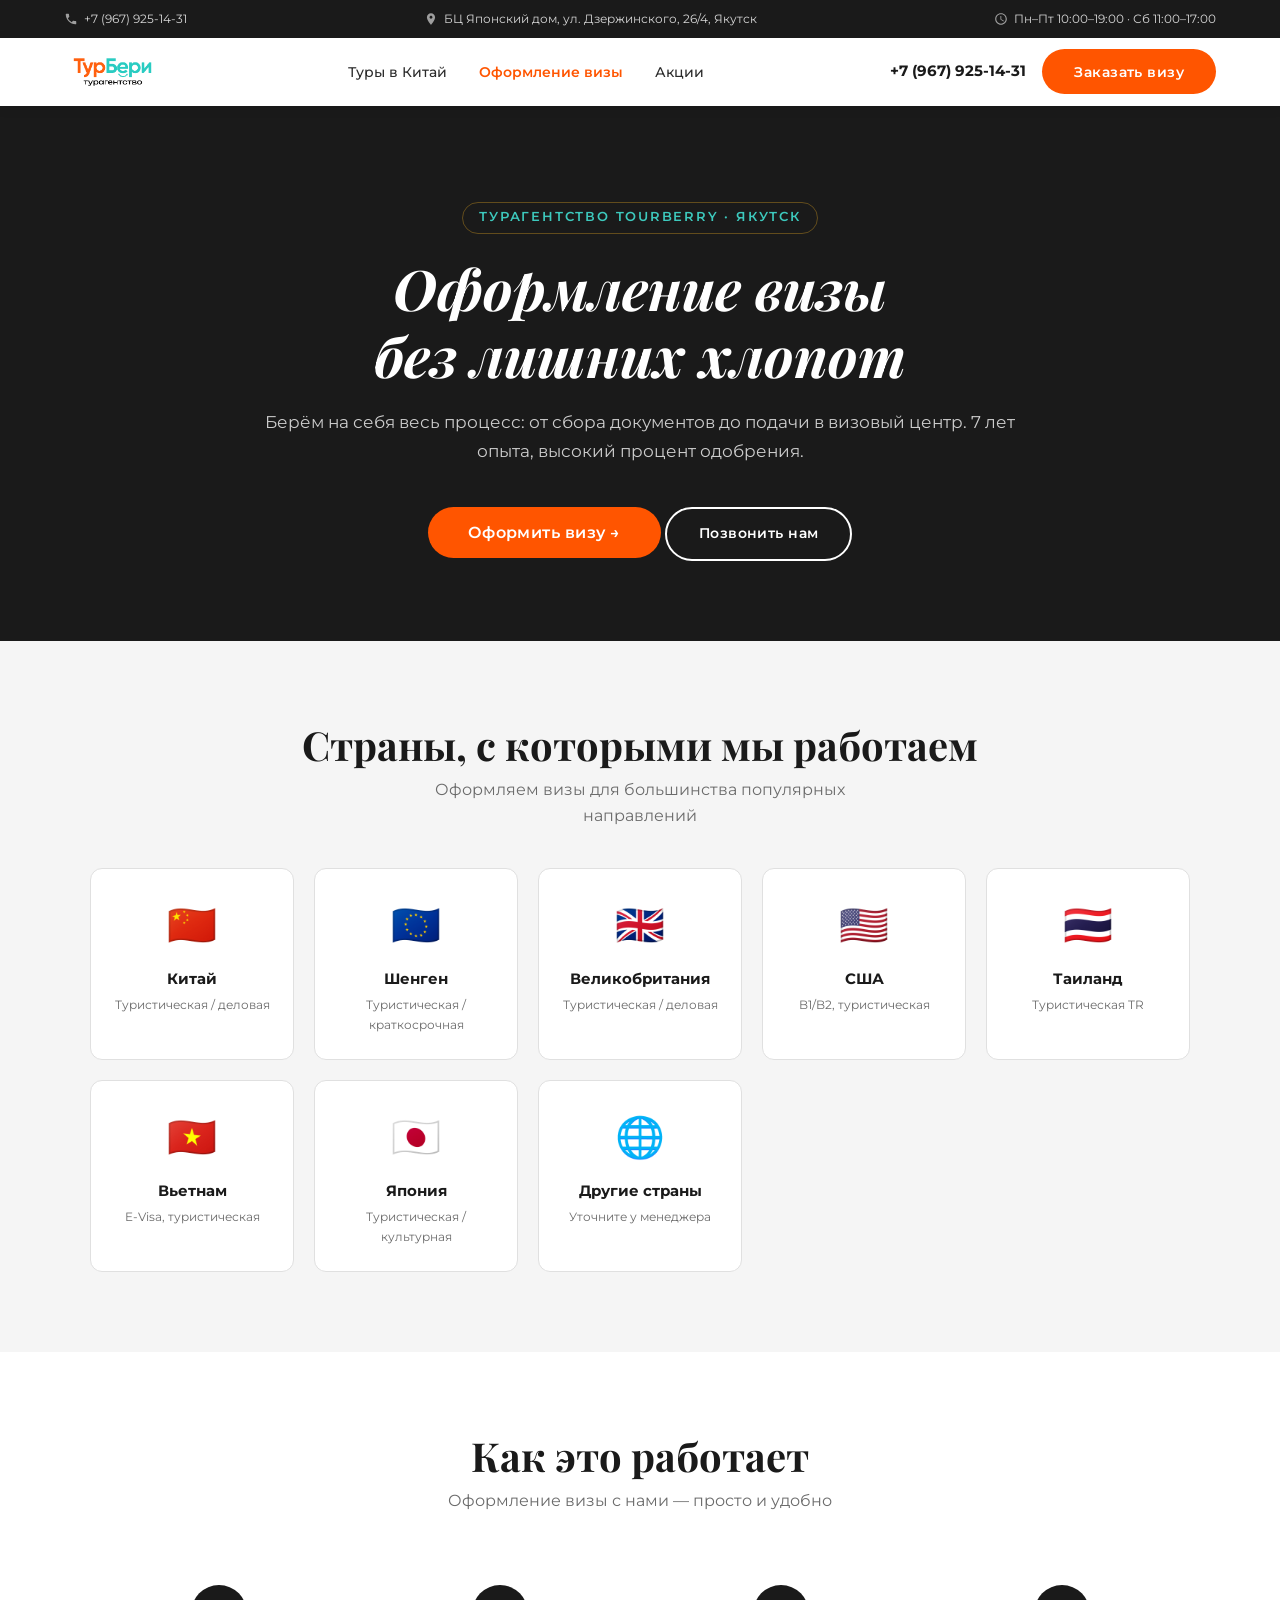
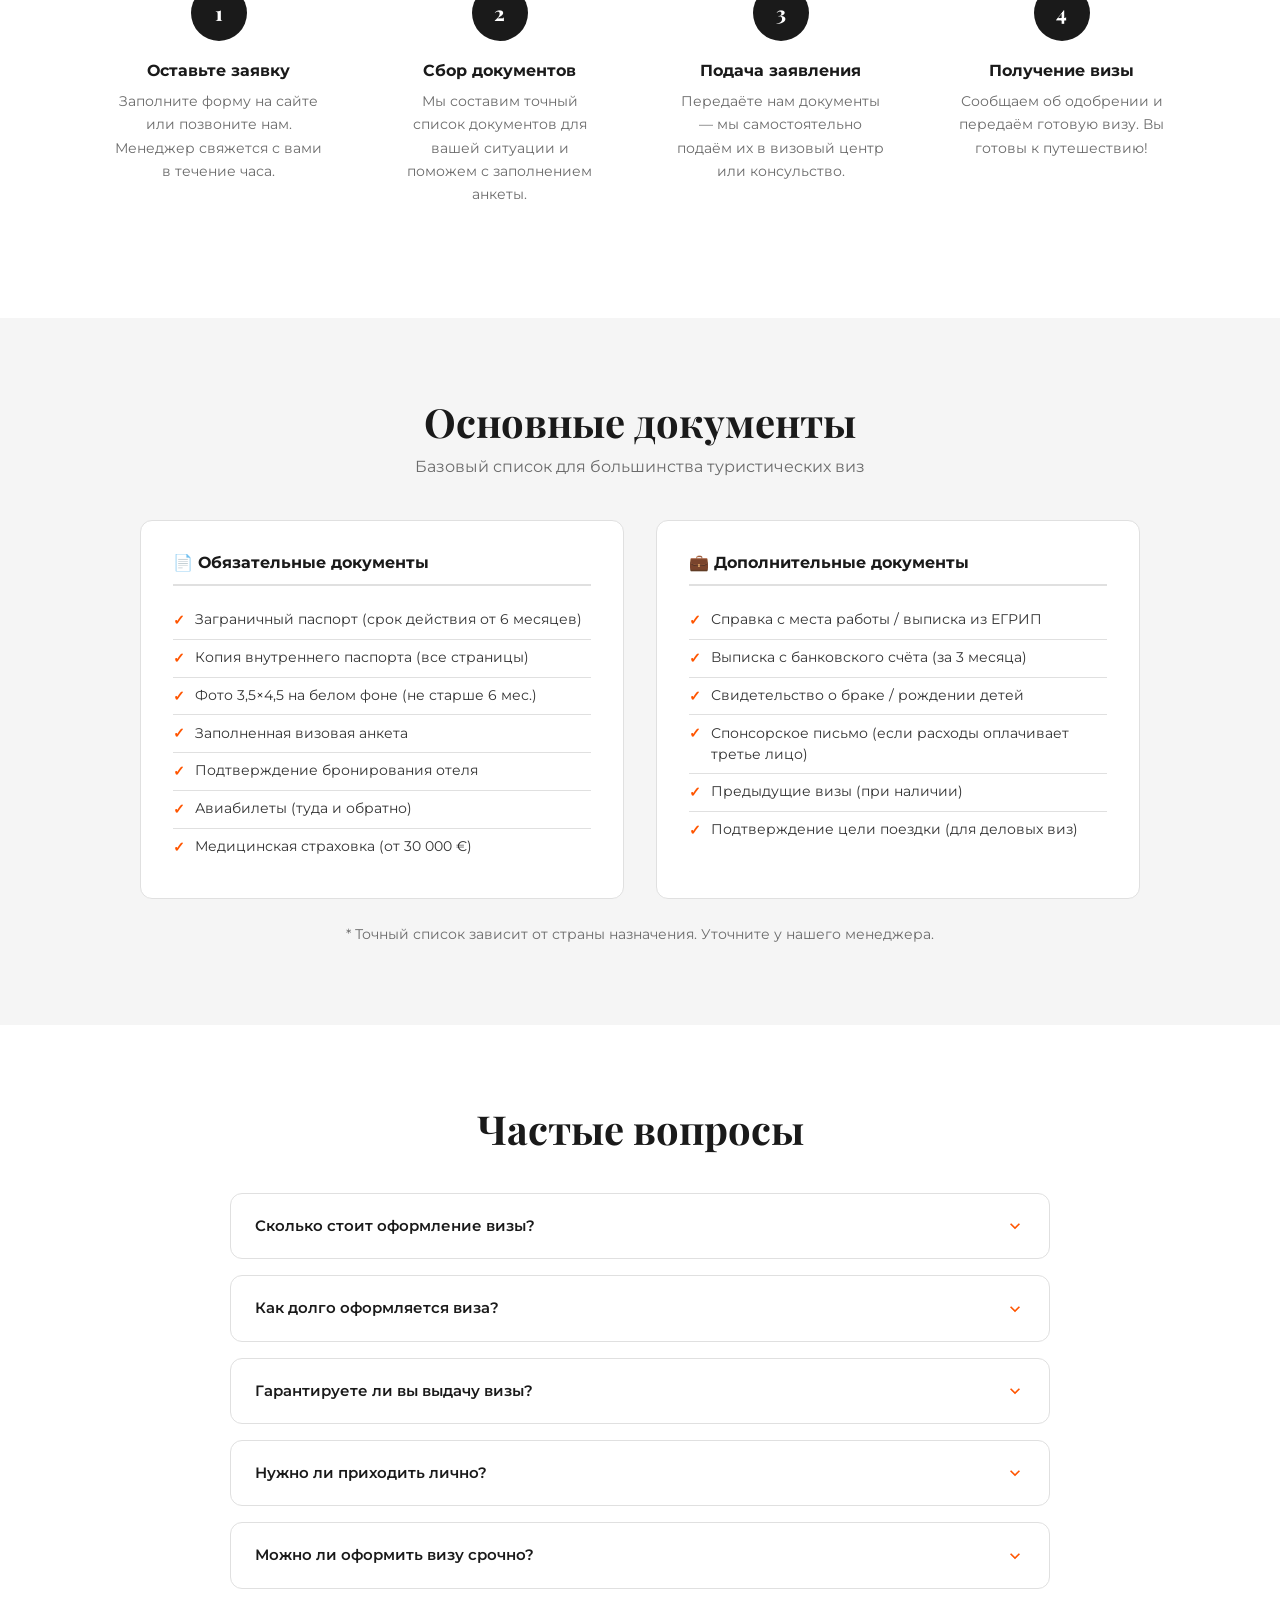
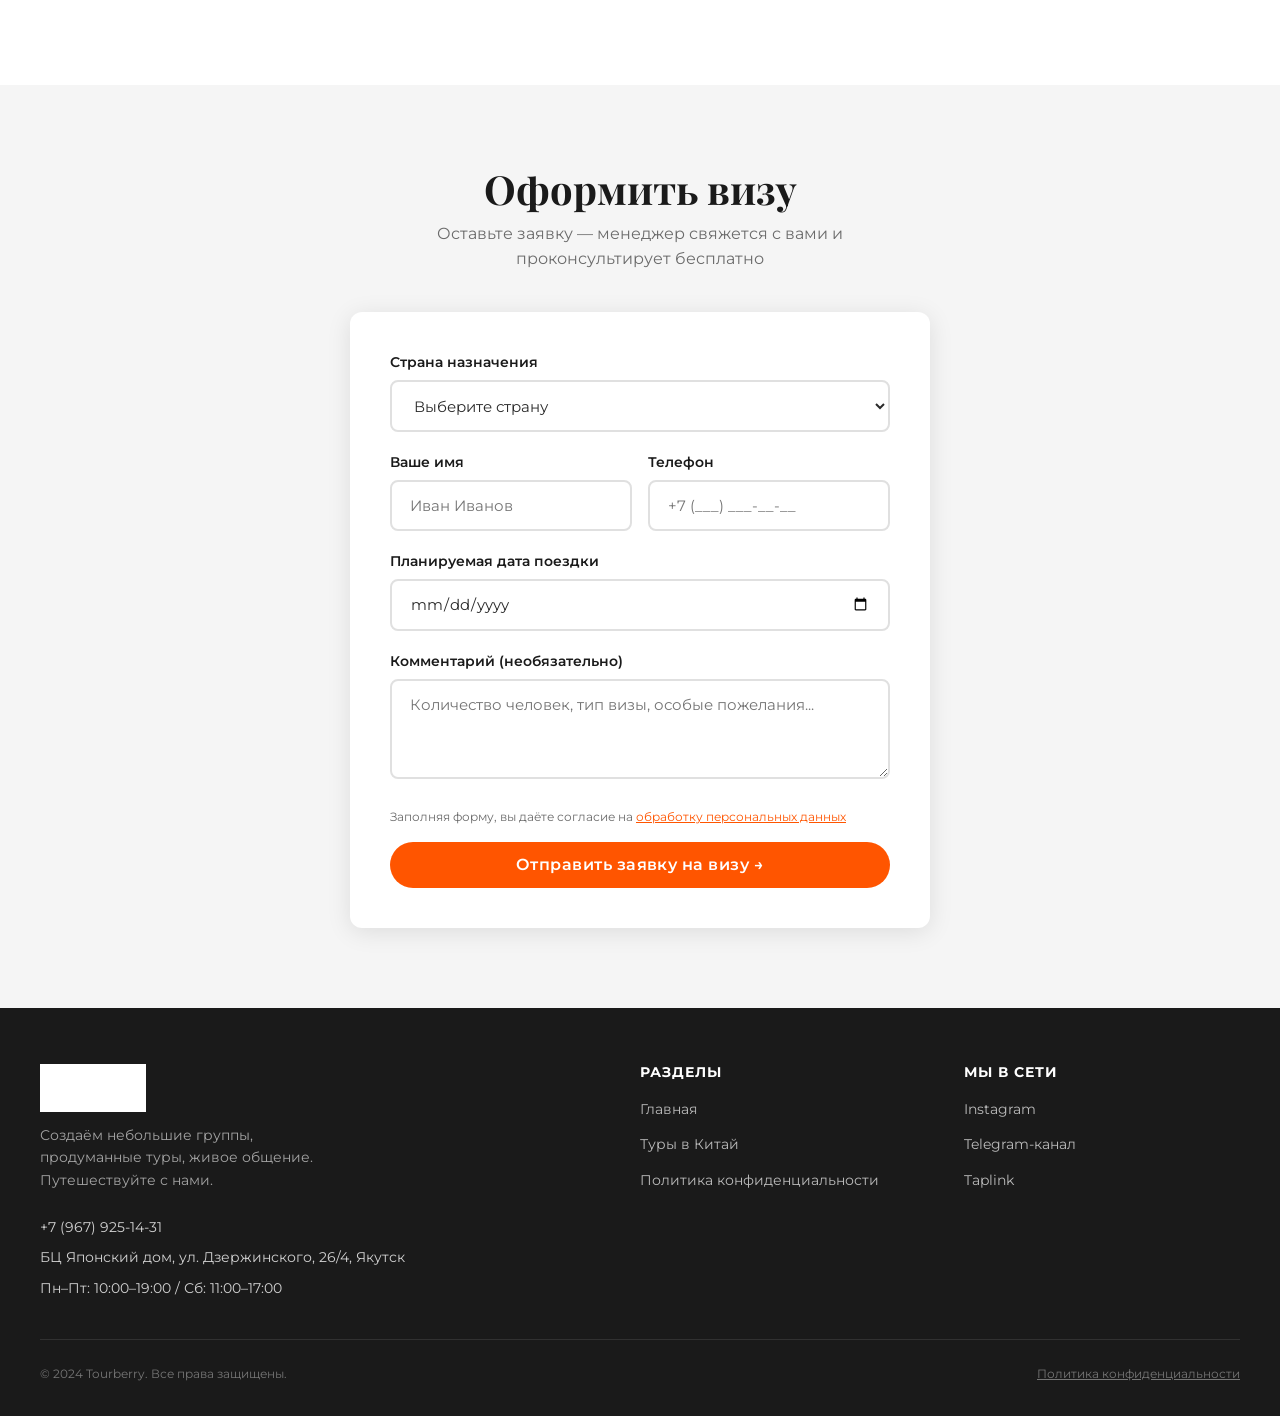
<file: visa.html>
<!DOCTYPE html>
<html lang="ru">
<head>
    <meta charset="UTF-8">
    <meta name="viewport" content="width=device-width, initial-scale=1.0">
    <title>Оформление визы — Tourberry | Якутск</title>
    <meta name="description" content="Профессиональное оформление виз любой сложности от турагентства Tourberry в Якутске. Шенген, Китай, ОАЭ, США, Великобритания и другие страны.">
    <link rel="apple-touch-icon" sizes="180x180" href="favicon_io/apple-touch-icon.png">
    <link rel="icon" type="image/png" sizes="32x32" href="favicon_io/favicon-32x32.png">
    <link rel="icon" type="image/png" sizes="16x16" href="favicon_io/favicon-16x16.png">
    <link rel="manifest" href="favicon_io/site.webmanifest">
    <link rel="shortcut icon" href="favicon_io/favicon.ico">
    <!-- Yandex.Metrika counter -->
    <script type="text/javascript">
        (function(m,e,t,r,i,k,a){
            m[i]=m[i]||function(){(m[i].a=m[i].a||[]).push(arguments)};
            m[i].l=1*new Date();
            for (var j = 0; j < document.scripts.length; j++) {if (document.scripts[j].src === r) { return; }}
            k=e.createElement(t),a=e.getElementsByTagName(t)[0],k.async=1,k.src=r,a.parentNode.insertBefore(k,a)
        })(window, document,'script','https://mc.yandex.ru/metrika/tag.js?id=109028532', 'ym');

        ym(109028532, 'init', {ssr:true, webvisor:true, clickmap:true, ecommerce:"dataLayer", referrer: document.referrer, url: location.href, accurateTrackBounce:true, trackLinks:true});
    </script>
    <!-- /Yandex.Metrika counter -->
    <script src="tg.js"></script>
    <link rel="preconnect" href="https://fonts.googleapis.com">
    <link rel="preconnect" href="https://fonts.gstatic.com" crossorigin>
    <link href="https://fonts.googleapis.com/css2?family=Montserrat:ital,wght@0,300;0,400;0,500;0,600;0,700;0,800;1,400&family=Playfair+Display:ital,wght@0,400;0,600;0,700;1,400&display=swap" rel="stylesheet">
    <link rel="stylesheet" href="style.css">
    <style>
        /* VISA HERO */
        .visa-hero {
            position: relative;
            background: var(--navy);
            padding: 6rem 1.5rem 5rem;
            overflow: hidden;
        }
        .visa-hero-bg {
            position: absolute;
            inset: 0;
            background-image: url('https://images.unsplash.com/photo-1436491865332-7a61a109cc05?w=1600&q=80');
            background-size: cover;
            background-position: center;
            opacity: .22;
        }
        .visa-hero-inner {
            position: relative;
            z-index: 2;
            max-width: 780px;
            margin: 0 auto;
            text-align: center;
        }
        .visa-hero-inner .eyebrow {
            display: inline-block;
            color: var(--gold-light);
            font-size: .8rem;
            font-weight: 600;
            letter-spacing: .14em;
            text-transform: uppercase;
            margin-bottom: 1.25rem;
            border: 1px solid rgba(232,168,32,.35);
            padding: .3rem 1rem;
            border-radius: 50px;
        }
        .visa-hero-inner h1 { color: #fff; margin-bottom: 1.25rem; font-style: italic; }
        .visa-hero-inner p { color: rgba(255,255,255,.78); font-size: 1.05rem; line-height: 1.75; margin-bottom: 2.5rem; }
        .visa-hero-inner .hero-btns { justify-content: center; }

        /* COUNTRIES */
        .countries-section { padding: 5rem 1.5rem; background: var(--off-white); }
        .countries-grid {
            max-width: 1100px;
            margin: 0 auto;
            display: grid;
            grid-template-columns: repeat(auto-fit, minmax(180px, 1fr));
            gap: 1.25rem;
        }
        .country-card {
            background: #fff;
            border: 1px solid var(--border);
            border-radius: var(--radius);
            padding: 1.5rem 1.25rem;
            text-align: center;
            transition: all .25s;
            cursor: default;
        }
        .country-card:hover { box-shadow: var(--shadow); transform: translateY(-3px); }
        .country-flag { font-size: 2.5rem; margin-bottom: .6rem; }
        .country-name { font-weight: 700; font-size: .95rem; color: var(--navy); margin-bottom: .25rem; }
        .country-type { font-size: .78rem; color: var(--muted); }

        /* HOW IT WORKS */
        .steps-section { padding: 5rem 1.5rem; background: #fff; }
        .steps-grid {
            max-width: 1100px;
            margin: 0 auto;
            display: grid;
            grid-template-columns: repeat(auto-fit, minmax(220px, 1fr));
            gap: 1.5rem;
            position: relative;
        }
        .step-card {
            text-align: center;
            padding: 2rem 1.5rem;
        }
        .step-num {
            width: 56px; height: 56px;
            border-radius: 50%;
            background: var(--navy);
            color: #fff;
            font-size: 1.25rem;
            font-weight: 800;
            display: flex;
            align-items: center;
            justify-content: center;
            margin: 0 auto 1.25rem;
            font-family: 'Playfair Display', serif;
        }
        .step-card h3 {
            font-family: 'Montserrat', sans-serif;
            font-size: 1rem;
            font-weight: 700;
            color: var(--navy);
            margin-bottom: .6rem;
        }
        .step-card p { font-size: .88rem; color: var(--muted); line-height: 1.65; }

        /* DOCUMENTS */
        .docs-section { padding: 5rem 1.5rem; background: var(--off-white); }
        .docs-inner {
            max-width: 1000px;
            margin: 0 auto;
            display: grid;
            grid-template-columns: 1fr 1fr;
            gap: 2rem;
        }
        .docs-card {
            background: #fff;
            border-radius: var(--radius);
            padding: 2rem;
            border: 1px solid var(--border);
        }
        .docs-card h3 {
            font-family: 'Montserrat', sans-serif;
            font-weight: 700;
            font-size: 1rem;
            color: var(--navy);
            margin-bottom: 1rem;
            padding-bottom: .75rem;
            border-bottom: 2px solid var(--border);
        }
        .docs-card ul { list-style: none; padding: 0; }
        .docs-card li {
            font-size: .9rem;
            color: #333;
            padding: .45rem 0;
            border-bottom: 1px solid var(--border);
            display: flex;
            align-items: flex-start;
            gap: .6rem;
            line-height: 1.5;
        }
        .docs-card li:last-child { border-bottom: none; }
        .docs-card li::before { content: '✓'; color: var(--gold-btn); font-weight: 700; flex-shrink: 0; margin-top: .05rem; }

        /* FAQ */
        .faq-section { padding: 5rem 1.5rem; background: #fff; }
        .faq-inner { max-width: 820px; margin: 0 auto; }
        .faq-item {
            border: 1px solid var(--border);
            border-radius: var(--radius);
            margin-bottom: 1rem;
            overflow: hidden;
        }
        .faq-q {
            padding: 1.25rem 1.5rem;
            font-weight: 600;
            font-size: .95rem;
            color: var(--navy);
            cursor: pointer;
            display: flex;
            justify-content: space-between;
            align-items: center;
            gap: 1rem;
            user-select: none;
            transition: background .2s;
        }
        .faq-q:hover { background: var(--off-white); }
        .faq-q .chevron {
            width: 20px; height: 20px;
            flex-shrink: 0;
            transition: transform .3s;
            color: var(--gold-btn);
        }
        .faq-item.open .faq-q { background: var(--off-white); }
        .faq-item.open .chevron { transform: rotate(180deg); }
        .faq-a {
            display: none;
            padding: 0 1.5rem 1.25rem;
            font-size: .9rem;
            color: var(--muted);
            line-height: 1.72;
        }
        .faq-item.open .faq-a { display: block; }

        /* CTA FORM */
        .visa-cta { padding: 5rem 1.5rem; background: var(--off-white); }
        .visa-cta-inner { max-width: 580px; margin: 0 auto; }
        .visa-cta-card {
            background: #fff;
            border-radius: var(--radius);
            padding: 2.5rem;
            box-shadow: var(--shadow);
        }

        @media (max-width: 768px) {
            .docs-inner { grid-template-columns: 1fr; }
        }
    </style>
</head>
<body>
    <noscript><div><img src="https://mc.yandex.ru/watch/109028532" style="position:absolute; left:-9999px;" alt="" /></div></noscript>

<!-- TOP BAR -->
<div class="top-bar">
    <div class="top-bar-inner">
        <div class="top-bar-group">
            <svg viewBox="0 0 24 24" fill="currentColor" width="14" height="14"><path d="M6.62 10.79c1.44 2.83 3.76 5.14 6.59 6.59l2.2-2.2c.27-.27.67-.36 1.02-.24 1.12.37 2.33.57 3.57.57.55 0 1 .45 1 1V20c0 .55-.45 1-1 1-9.39 0-17-7.61-17-17 0-.55.45-1 1-1h3.5c.55 0 1 .45 1 1 0 1.25.2 2.45.57 3.57.11.35.03.74-.25 1.02l-2.2 2.2z"/></svg>
            <a href="tel:+79679251431">+7 (967) 925-14-31</a>
        </div>
        <div class="top-bar-group">
            <svg viewBox="0 0 24 24" fill="currentColor" width="14" height="14"><path d="M12 2C8.13 2 5 5.13 5 9c0 5.25 7 13 7 13s7-7.75 7-13c0-3.87-3.13-7-7-7zm0 9.5c-1.38 0-2.5-1.12-2.5-2.5s1.12-2.5 2.5-2.5 2.5 1.12 2.5 2.5-1.12 2.5-2.5 2.5z"/></svg>
            <span>БЦ Японский дом, ул. Дзержинского, 26/4, Якутск</span>
        </div>
        <div class="top-bar-group">
            <svg viewBox="0 0 24 24" fill="currentColor" width="14" height="14"><path d="M11.99 2C6.47 2 2 6.48 2 12s4.47 10 9.99 10C17.52 22 22 17.52 22 12S17.52 2 11.99 2zm.01 18c-4.42 0-8-3.58-8-8s3.58-8 8-8 8 3.58 8 8-3.58 8-8 8zm.5-13H11v6l5.25 3.15.75-1.23-4.5-2.67V7z"/></svg>
            <span>Пн–Пт 10:00–19:00 · Сб 11:00–17:00</span>
        </div>
    </div>
</div>

<!-- NAVBAR -->
<nav class="navbar">
    <div class="nav-inner">
        <a href="index.html" class="nav-logo"><img src="logo.png" alt="TourBerry" style="height:44px;width:auto;"></a>
        <ul class="nav-links">
            <li><a href="china.html">Туры в Китай</a></li>
            <li><a href="visa.html" class="nav-active">Оформление визы</a></li>
            <li><a href="index.html#promo">Акции</a></li>
        </ul>
        <div class="nav-cta">
            <a href="tel:+79679251431" class="nav-phone">+7 (967) 925-14-31</a>
            <button class="btn btn-primary" onclick="document.getElementById('visa-form-section').scrollIntoView({behavior:'smooth'})">Заказать визу</button>
        </div>
        <button class="hamburger" onclick="document.querySelector('.mobile-nav').classList.add('open')" aria-label="Меню">
            <span></span><span></span><span></span>
        </button>
    </div>
</nav>

<div class="mobile-nav">
    <button class="close-btn" onclick="this.closest('.mobile-nav').classList.remove('open')">✕</button>
    <a href="index.html">На главную</a>
    <a href="china.html">Туры в Китай</a>
    <a href="index.html#promo">Акции</a>
    <a href="tel:+79679251431" class="btn btn-primary">Позвонить</a>
</div>

<!-- HERO -->
<section class="visa-hero">
    <div class="visa-hero-bg"></div>
    <div class="visa-hero-inner">
        <span class="eyebrow">Турагентство Tourberry · Якутск</span>
        <h1>Оформление визы<br>без лишних хлопот</h1>
        <p>Берём на себя весь процесс: от сбора документов до подачи в визовый центр. 7 лет опыта, высокий процент одобрения.</p>
        <div class="hero-btns">
            <button class="btn btn-primary" onclick="document.getElementById('visa-form-section').scrollIntoView({behavior:'smooth'})" style="font-size:1rem;padding:1rem 2.5rem;">
                Оформить визу →
            </button>
            <a href="tel:+79679251431" class="btn btn-outline">Позвонить нам</a>
        </div>
    </div>
</section>

<!-- COUNTRIES -->
<section class="countries-section">
    <div class="section-title">
        <h2>Страны, с которыми мы работаем</h2>
        <p>Оформляем визы для большинства популярных направлений</p>
    </div>
    <div class="countries-grid">
        <div class="country-card">
            <div class="country-flag">🇨🇳</div>
            <div class="country-name">Китай</div>
            <div class="country-type">Туристическая / деловая</div>
        </div>
        <div class="country-card">
            <div class="country-flag">🇪🇺</div>
            <div class="country-name">Шенген</div>
            <div class="country-type">Туристическая / краткосрочная</div>
        </div>
        <div class="country-card">
            <div class="country-flag">🇬🇧</div>
            <div class="country-name">Великобритания</div>
            <div class="country-type">Туристическая / деловая</div>
        </div>
        <div class="country-card">
            <div class="country-flag">🇺🇸</div>
            <div class="country-name">США</div>
            <div class="country-type">B1/B2, туристическая</div>
        </div>
        <div class="country-card">
            <div class="country-flag">🇹🇭</div>
            <div class="country-name">Таиланд</div>
            <div class="country-type">Туристическая TR</div>
        </div>
        <div class="country-card">
            <div class="country-flag">🇻🇳</div>
            <div class="country-name">Вьетнам</div>
            <div class="country-type">E-Visa, туристическая</div>
        </div>
        <div class="country-card">
            <div class="country-flag">🇯🇵</div>
            <div class="country-name">Япония</div>
            <div class="country-type">Туристическая / культурная</div>
        </div>
        <div class="country-card">
            <div class="country-flag">🌐</div>
            <div class="country-name">Другие страны</div>
            <div class="country-type">Уточните у менеджера</div>
        </div>
    </div>
</section>

<!-- HOW IT WORKS -->
<section class="steps-section">
    <div class="section-title">
        <h2>Как это работает</h2>
        <p>Оформление визы с нами — просто и удобно</p>
    </div>
    <div class="steps-grid">
        <div class="step-card">
            <div class="step-num">1</div>
            <h3>Оставьте заявку</h3>
            <p>Заполните форму на сайте или позвоните нам. Менеджер свяжется с вами в течение часа.</p>
        </div>
        <div class="step-card">
            <div class="step-num">2</div>
            <h3>Сбор документов</h3>
            <p>Мы составим точный список документов для вашей ситуации и поможем с заполнением анкеты.</p>
        </div>
        <div class="step-card">
            <div class="step-num">3</div>
            <h3>Подача заявления</h3>
            <p>Передаёте нам документы — мы самостоятельно подаём их в визовый центр или консульство.</p>
        </div>
        <div class="step-card">
            <div class="step-num">4</div>
            <h3>Получение визы</h3>
            <p>Сообщаем об одобрении и передаём готовую визу. Вы готовы к путешествию!</p>
        </div>
    </div>
</section>

<!-- DOCUMENTS -->
<section class="docs-section">
    <div class="section-title">
        <h2>Основные документы</h2>
        <p>Базовый список для большинства туристических виз</p>
    </div>
    <div class="docs-inner">
        <div class="docs-card">
            <h3>📄 Обязательные документы</h3>
            <ul>
                <li>Заграничный паспорт (срок действия от 6 месяцев)</li>
                <li>Копия внутреннего паспорта (все страницы)</li>
                <li>Фото 3,5×4,5 на белом фоне (не старше 6 мес.)</li>
                <li>Заполненная визовая анкета</li>
                <li>Подтверждение бронирования отеля</li>
                <li>Авиабилеты (туда и обратно)</li>
                <li>Медицинская страховка (от 30 000 €)</li>
            </ul>
        </div>
        <div class="docs-card">
            <h3>💼 Дополнительные документы</h3>
            <ul>
                <li>Справка с места работы / выписка из ЕГРИП</li>
                <li>Выписка с банковского счёта (за 3 месяца)</li>
                <li>Свидетельство о браке / рождении детей</li>
                <li>Спонсорское письмо (если расходы оплачивает третье лицо)</li>
                <li>Предыдущие визы (при наличии)</li>
                <li>Подтверждение цели поездки (для деловых виз)</li>
            </ul>
        </div>
    </div>
    <p style="text-align:center;margin-top:1.5rem;color:var(--muted);font-size:.88rem;">
        * Точный список зависит от страны назначения. Уточните у нашего менеджера.
    </p>
</section>

<!-- FAQ -->
<section class="faq-section">
    <div class="section-title">
        <h2>Частые вопросы</h2>
    </div>
    <div class="faq-inner">
        <div class="faq-item">
            <div class="faq-q" onclick="toggleFaq(this)">
                Сколько стоит оформление визы?
                <svg class="chevron" viewBox="0 0 24 24" fill="currentColor"><path d="M7.41 8.59L12 13.17l4.59-4.58L18 10l-6 6-6-6 1.41-1.41z"/></svg>
            </div>
            <div class="faq-a">
                Стоимость зависит от страны и типа визы. В неё входит наш сервисный сбор + визовый сбор консульства. Уточните актуальные цены у менеджера — мы всегда стараемся предложить оптимальный вариант.
            </div>
        </div>
        <div class="faq-item">
            <div class="faq-q" onclick="toggleFaq(this)">
                Как долго оформляется виза?
                <svg class="chevron" viewBox="0 0 24 24" fill="currentColor"><path d="M7.41 8.59L12 13.17l4.59-4.58L18 10l-6 6-6-6 1.41-1.41z"/></svg>
            </div>
            <div class="faq-a">
                Сроки варьируются: китайская виза — от 4 рабочих дней, шенгенская — от 5 до 15 рабочих дней. Всё зависит от конкретного консульства и загруженности визового центра. Рекомендуем подавать документы за 3–4 недели до поездки.
            </div>
        </div>
        <div class="faq-item">
            <div class="faq-q" onclick="toggleFaq(this)">
                Гарантируете ли вы выдачу визы?
                <svg class="chevron" viewBox="0 0 24 24" fill="currentColor"><path d="M7.41 8.59L12 13.17l4.59-4.58L18 10l-6 6-6-6 1.41-1.41z"/></svg>
            </div>
            <div class="faq-a">
                Решение о выдаче визы принимает консульство страны назначения. Мы не можем гарантировать 100% результат, однако наш опыт и знание требований позволяют существенно повысить шансы на одобрение. В случае отказа визовый сбор консульства не возвращается.
            </div>
        </div>
        <div class="faq-item">
            <div class="faq-q" onclick="toggleFaq(this)">
                Нужно ли приходить лично?
                <svg class="chevron" viewBox="0 0 24 24" fill="currentColor"><path d="M7.41 8.59L12 13.17l4.59-4.58L18 10l-6 6-6-6 1.41-1.41z"/></svg>
            </div>
            <div class="faq-a">
                Для большинства виз достаточно передать нам документы (лично или через курьера). Некоторые консульства требуют личного присутствия для сдачи биометрии — мы заранее предупредим, если это необходимо именно для вашей визы.
            </div>
        </div>
        <div class="faq-item">
            <div class="faq-q" onclick="toggleFaq(this)">
                Можно ли оформить визу срочно?
                <svg class="chevron" viewBox="0 0 24 24" fill="currentColor"><path d="M7.41 8.59L12 13.17l4.59-4.58L18 10l-6 6-6-6 1.41-1.41z"/></svg>
            </div>
            <div class="faq-a">
                Да, для ряда стран существует ускоренное рассмотрение (срочная виза). Это предполагает дополнительный сбор консульства. Уточните возможность срочного оформления у нашего менеджера.
            </div>
        </div>
    </div>
</section>

<!-- CONTACT FORM -->
<section class="visa-cta" id="visa-form-section">
    <div class="visa-cta-inner">
        <div class="section-title">
            <h2>Оформить визу</h2>
            <p>Оставьте заявку — менеджер свяжется с вами и проконсультирует бесплатно</p>
        </div>
        <div class="visa-cta-card">
            <form id="visa-form" onsubmit="handleVisaForm(event)">
                <div class="form-group">
                    <label>Страна назначения</label>
                    <select required>
                        <option value="">Выберите страну</option>
                        <option>Китай</option>
                        <option>Шенген (Европа)</option>
                        <option>Великобритания</option>
                        <option>США</option>
                        <option>Таиланд</option>
                        <option>Вьетнам</option>
                        <option>Япония</option>
                        <option>Другое</option>
                    </select>
                </div>
                <div class="form-row">
                    <div class="form-group">
                        <label>Ваше имя</label>
                        <input type="text" placeholder="Иван Иванов" required>
                    </div>
                    <div class="form-group">
                        <label>Телефон</label>
                        <input type="tel" placeholder="+7 (___) ___-__-__" required>
                    </div>
                </div>
                <div class="form-group">
                    <label>Планируемая дата поездки</label>
                    <input type="date" id="visa-date">
                </div>
                <div class="form-group">
                    <label>Комментарий (необязательно)</label>
                    <textarea placeholder="Количество человек, тип визы, особые пожелания..."></textarea>
                </div>
                <p class="consent-note" style="margin-bottom:1rem;">
                    Заполняя форму, вы даёте согласие на <a href="privacy.html">обработку персональных данных</a>
                </p>
                <button type="submit" class="btn btn-primary" style="width:100%;font-size:1rem;">
                    Отправить заявку на визу →
                </button>
                <div class="success-msg" id="visa-success">
                    Заявка принята! Менеджер свяжется с вами в ближайшее время. ✓
                </div>
            </form>
        </div>
    </div>
</section>

<!-- FOOTER -->
<footer>
    <div class="footer-inner">
        <div>
            <div class="footer-logo"><img src="logo.png" alt="TourBerry" style="height:48px;width:auto;filter:brightness(0) invert(1);"></div>
            <p class="footer-tagline">Создаём небольшие группы, продуманные туры, живое общение. Путешествуйте с нами.</p>
            <div class="footer-contact">
                <a href="tel:+79679251431">+7 (967) 925-14-31</a>
                <span>БЦ Японский дом, ул. Дзержинского, 26/4, Якутск</span>
                <span>Пн–Пт: 10:00–19:00 / Сб: 11:00–17:00</span>
            </div>
        </div>
        <div class="footer-col">
            <h4>Разделы</h4>
            <ul class="footer-links">
                <li><a href="index.html">Главная</a></li>
                <li><a href="china.html">Туры в Китай</a></li>
                <li><a href="privacy.html">Политика конфиденциальности</a></li>
            </ul>
        </div>
        <div class="footer-col">
            <h4>Мы в сети</h4>
            <ul class="footer-links">
                <li><a href="https://instagram.com/tourberry_" target="_blank" rel="noopener noreferrer">Instagram</a></li>
                <li><a href="https://t.me/tourberry" target="_blank" rel="noopener noreferrer">Telegram-канал</a></li>
                <li><a href="https://taplink.cc/tourberry" target="_blank" rel="noopener noreferrer">Taplink</a></li>
            </ul>
        </div>
    </div>
    <div class="footer-bottom">
        <span>© 2024 Tourberry. Все права защищены.</span>
        <a href="privacy.html" style="color:inherit;text-decoration:underline;">Политика конфиденциальности</a>
    </div>
</footer>

<button class="scroll-top" id="scroll-top" onclick="window.scrollTo({top:0,behavior:'smooth'})" aria-label="Наверх">
    <svg width="20" height="20" viewBox="0 0 24 24" fill="currentColor"><path d="M7.41 15.41L12 10.83l4.59 4.58L18 14l-6-6-6 6z"/></svg>
</button>

<script>
    const s = document.getElementById('scroll-top');
    window.addEventListener('scroll', () => s.classList.toggle('visible', window.scrollY > 400), { passive: true });

    function toggleFaq(el) {
        el.closest('.faq-item').classList.toggle('open');
    }

    async function handleVisaForm(e) {
        e.preventDefault();
        var f = e.target;
        var sel = f.querySelectorAll('select');
        var inp = f.querySelectorAll('input');
        var ta = f.querySelectorAll('textarea');
        var btn = f.querySelector('button[type="submit"]');
        btn.textContent = 'Отправка...';
        btn.disabled = true;
        try {
            await sendToTelegram('🛂 <b>Заявка — Оформление визы</b>\n' +
                'Страна: ' + tgEscape(sel[0].value) + '\n' +
                'Имя: ' + tgEscape(inp[0].value) + '\n' +
                'Телефон: ' + tgEscape(inp[1].value) + '\n' +
                'Дата поездки: ' + tgEscape(inp[2].value || 'не указана') + '\n' +
                (ta[0].value ? 'Комментарий: ' + tgEscape(ta[0].value) : ''));
            setTimeout(function() {
                btn.style.display = 'none';
                document.getElementById('visa-success').style.display = 'block';
            }, 700);
        } catch (error) {
            btn.textContent = 'Отправить заявку на визу →';
            btn.disabled = false;
            showTelegramError(error);
        }
    }

    const vd = document.getElementById('visa-date');
    if (vd) vd.min = new Date().toISOString().split('T')[0];
</script>
</body>
</html>
</file>
<file: style.css>
/* ===== RESET & BASE ===== */
*, *::before, *::after { box-sizing: border-box; margin: 0; padding: 0; }
html { scroll-behavior: smooth; }
body {
    font-family: 'Montserrat', sans-serif;
    color: #1f1f1f;
    background: #fff;
    line-height: 1.6;
}
img { max-width: 100%; display: block; }
a { text-decoration: none; color: inherit; }
button { cursor: pointer; border: none; background: none; font-family: inherit; }

/* ===== VARIABLES ===== */
:root {
    --navy: #1A1A1A;
    --navy-mid: #2B2B2B;
    --orange: #FF5500;
    --orange-light: #FF7733;
    --orange-dark: #CC4400;
    --teal: #3DC9BD;
    --teal-light: #6DDDD4;
    --teal-dark: #2EA89D;
    /* legacy aliases so existing code keeps working */
    --gold: #CC4400;
    --gold-light: #3DC9BD;
    --gold-btn: #FF5500;
    --off-white: #F5F5F5;
    --light: #F5F5F5;
    --border: #E0E0E0;
    --text: #2B2B2B;
    --muted: #6B6B6B;
    --white: #fff;
    --radius: 12px;
    --shadow: 0 4px 24px rgba(0,0,0,.10);
    --shadow-lg: 0 8px 40px rgba(0,0,0,.16);
}

/* ===== TYPOGRAPHY ===== */
h1, h2, h3, h4 { font-family: 'Playfair Display', serif; line-height: 1.2; }
h1 { font-size: clamp(2rem, 5vw, 3.5rem); }
h2 { font-size: clamp(1.6rem, 4vw, 2.5rem); }
h3 { font-size: clamp(1.1rem, 3vw, 1.5rem); }

.section-title { text-align: center; margin-bottom: 2.5rem; }
.section-title h2 { color: var(--navy); margin-bottom: .5rem; }
.section-title p { color: var(--muted); font-size: 1rem; max-width: 500px; margin: 0 auto; }

/* ===== BUTTONS ===== */
.btn {
    display: inline-block;
    padding: .85rem 2rem;
    border-radius: 50px;
    font-family: 'Montserrat', sans-serif;
    font-weight: 600;
    font-size: .9rem;
    letter-spacing: .03em;
    transition: all .25s ease;
    cursor: pointer;
    border: none;
    text-align: center;
}
.btn-primary { background: var(--orange); color: #fff; }
.btn-primary:hover { background: var(--orange-dark); transform: translateY(-2px); box-shadow: 0 4px 16px rgba(255,85,0,.4); }
.btn-outline { border: 2px solid #fff; color: #fff; background: transparent; }
.btn-outline:hover { background: rgba(255,255,255,.15); transform: translateY(-2px); }
.btn-navy { background: var(--navy); color: #fff; }
.btn-navy:hover { background: var(--navy-mid); transform: translateY(-2px); box-shadow: var(--shadow); }
.btn-gold-outline { border: 2px solid var(--orange); color: var(--orange); background: transparent; }
.btn-gold-outline:hover { background: var(--orange); color: #fff; transform: translateY(-2px); }

/* ===== TOP BAR ===== */
.top-bar {
    background: var(--navy);
    color: rgba(255,255,255,.82);
    font-size: .78rem;
    padding: .55rem 0;
}
.top-bar-inner {
    max-width: 1200px;
    margin: 0 auto;
    padding: 0 1.5rem;
    display: flex;
    flex-wrap: wrap;
    gap: .6rem 2rem;
    align-items: center;
    justify-content: space-between;
}
.top-bar-group { display: flex; align-items: center; gap: .4rem; }
.top-bar-group svg { width: 14px; height: 14px; flex-shrink: 0; opacity: .7; }
.top-bar a:hover { color: var(--gold-light); }

/* ===== NAVBAR ===== */
.navbar {
    position: sticky;
    top: 0;
    z-index: 100;
    background: #fff;
    box-shadow: 0 2px 12px rgba(0,0,0,.08);
}
.nav-inner {
    max-width: 1200px;
    margin: 0 auto;
    padding: 0 1.5rem;
    display: flex;
    align-items: center;
    justify-content: space-between;
    height: 68px;
}
.nav-logo {
    display: flex;
    align-items: center;
    gap: .4rem;
    font-family: 'Playfair Display', serif;
    font-size: 1.45rem;
    font-weight: 700;
    color: var(--navy);
    letter-spacing: -.01em;
}
.nav-logo .star { color: var(--gold-btn); }
.nav-links { display: flex; gap: 2rem; list-style: none; }
.nav-links a { font-size: .9rem; font-weight: 500; color: var(--text); transition: color .2s; }
.nav-links a:hover { color: var(--orange); }
.nav-links a.nav-active { color: var(--orange); font-weight: 600; }
.nav-cta { display: flex; gap: 1rem; align-items: center; }
.nav-phone { font-weight: 700; color: var(--navy); font-size: .95rem; white-space: nowrap; }
.hamburger { display: none; flex-direction: column; gap: 5px; padding: 5px; cursor: pointer; }
.hamburger span { display: block; width: 24px; height: 2px; background: var(--navy); border-radius: 2px; transition: all .3s; }

/* ===== MOBILE NAV ===== */
.mobile-nav {
    display: none;
    position: fixed;
    inset: 0;
    background: var(--navy);
    z-index: 200;
    flex-direction: column;
    align-items: center;
    justify-content: center;
    gap: 2rem;
}
.mobile-nav.open { display: flex; }
.mobile-nav a { color: #fff; font-size: 1.5rem; font-weight: 600; }
.mobile-nav .close-btn {
    position: absolute;
    top: 1.5rem;
    right: 1.5rem;
    color: #fff;
    font-size: 2rem;
    background: none;
    border: none;
    cursor: pointer;
    line-height: 1;
}

/* ===== FORMS ===== */
.form-group { margin-bottom: 1.25rem; }
.form-group label { display: block; font-size: .85rem; font-weight: 600; color: var(--navy); margin-bottom: .4rem; }
.form-group input,
.form-group textarea,
.form-group select {
    width: 100%;
    padding: .85rem 1.1rem;
    border: 2px solid var(--border);
    border-radius: 8px;
    font-family: inherit;
    font-size: .95rem;
    outline: none;
    transition: border-color .2s;
    background: #fff;
    color: var(--text);
    appearance: auto;
}
.form-group input:focus,
.form-group textarea:focus,
.form-group select:focus { border-color: var(--navy); }
.form-group textarea { resize: vertical; min-height: 100px; }
.form-row { display: grid; grid-template-columns: 1fr 1fr; gap: 1rem; }

.consent-note { font-size: .75rem; color: var(--muted); margin-top: .75rem; }
.consent-note a { color: var(--gold-btn); text-decoration: underline; }

.success-msg {
    display: none;
    text-align: center;
    padding: 1.25rem;
    background: #e8f5e9;
    border-radius: var(--radius);
    color: #2e7d32;
    font-weight: 500;
    margin-top: 1rem;
    font-size: .9rem;
}

/* ===== MODAL ===== */
.modal-backdrop {
    display: none;
    position: fixed;
    inset: 0;
    background: rgba(0,0,0,.65);
    z-index: 500;
    align-items: center;
    justify-content: center;
    padding: 1.5rem;
    backdrop-filter: blur(3px);
}
.modal-backdrop.open { display: flex; }
.modal {
    background: #fff;
    border-radius: 16px;
    max-width: 560px;
    width: 100%;
    padding: 2.5rem;
    position: relative;
    box-shadow: 0 20px 60px rgba(0,0,0,.25);
    max-height: 90vh;
    overflow-y: auto;
}
.modal-close {
    position: absolute;
    top: 1.25rem;
    right: 1.25rem;
    width: 36px;
    height: 36px;
    display: flex;
    align-items: center;
    justify-content: center;
    border-radius: 50%;
    background: var(--off-white);
    cursor: pointer;
    font-size: 1.2rem;
    color: var(--muted);
    transition: background .2s;
    border: none;
    line-height: 1;
}
.modal-close:hover { background: var(--border); }
.modal h3 { color: var(--navy); margin-bottom: .5rem; font-size: 1.4rem; }
.modal > p { color: var(--muted); font-size: .9rem; margin-bottom: 1.5rem; }

/* ===== FOOTER ===== */
footer { background: var(--navy); color: rgba(255,255,255,.8); padding: 3.5rem 1.5rem 2rem; }
.footer-inner {
    max-width: 1200px;
    margin: 0 auto;
    display: grid;
    grid-template-columns: 2fr 1fr 1fr;
    gap: 3rem;
    padding-bottom: 2.5rem;
    border-bottom: 1px solid rgba(255,255,255,.1);
}
.footer-logo { font-family: 'Playfair Display', serif; font-size: 1.4rem; font-weight: 700; color: #fff; margin-bottom: .75rem; }
.footer-logo span { color: var(--gold-light); }
.footer-tagline { font-size: .88rem; color: rgba(255,255,255,.6); line-height: 1.6; margin-bottom: 1.5rem; max-width: 300px; }
.footer-contact { font-size: .88rem; display: flex; flex-direction: column; gap: .5rem; }
.footer-contact a { color: rgba(255,255,255,.8); }
.footer-contact a:hover { color: var(--gold-light); }
.footer-col h4 {
    color: #fff;
    font-size: .85rem;
    font-weight: 700;
    letter-spacing: .07em;
    text-transform: uppercase;
    margin-bottom: 1rem;
    font-family: 'Montserrat', sans-serif;
}
.footer-links { list-style: none; display: flex; flex-direction: column; gap: .6rem; }
.footer-links a { font-size: .88rem; color: rgba(255,255,255,.7); transition: color .2s; }
.footer-links a:hover { color: var(--gold-light); }
.footer-bottom {
    max-width: 1200px;
    margin: 1.5rem auto 0;
    display: flex;
    justify-content: space-between;
    align-items: center;
    flex-wrap: wrap;
    gap: 1rem;
    font-size: .78rem;
    color: rgba(255,255,255,.4);
}

/* ===== SCROLL TOP ===== */
.scroll-top {
    position: fixed;
    bottom: 2rem;
    right: 2rem;
    width: 46px;
    height: 46px;
    border-radius: 50%;
    background: var(--navy);
    color: #fff;
    display: flex;
    align-items: center;
    justify-content: center;
    cursor: pointer;
    box-shadow: var(--shadow);
    opacity: 0;
    transform: translateY(10px);
    transition: all .3s;
    z-index: 90;
    border: none;
}
.scroll-top.visible { opacity: 1; transform: translateY(0); }
.scroll-top:hover { background: var(--navy-mid); }

/* ===== RESPONSIVE ===== */
@media (max-width: 900px) {
    .footer-inner { grid-template-columns: 1fr 1fr; }
    .footer-inner > :first-child { grid-column: 1 / -1; }
}
@media (max-width: 768px) {
    .nav-links, .nav-cta { display: none; }
    .hamburger { display: flex; }
    .top-bar-inner { justify-content: center; gap: .4rem 1rem; }
    .form-row { grid-template-columns: 1fr; }
    .footer-inner { grid-template-columns: 1fr; gap: 2rem; }
    .modal { padding: 1.75rem 1.25rem; }
}
@media (max-width: 480px) {
    .btn { padding: .75rem 1.5rem; font-size: .85rem; }
}
</file>
